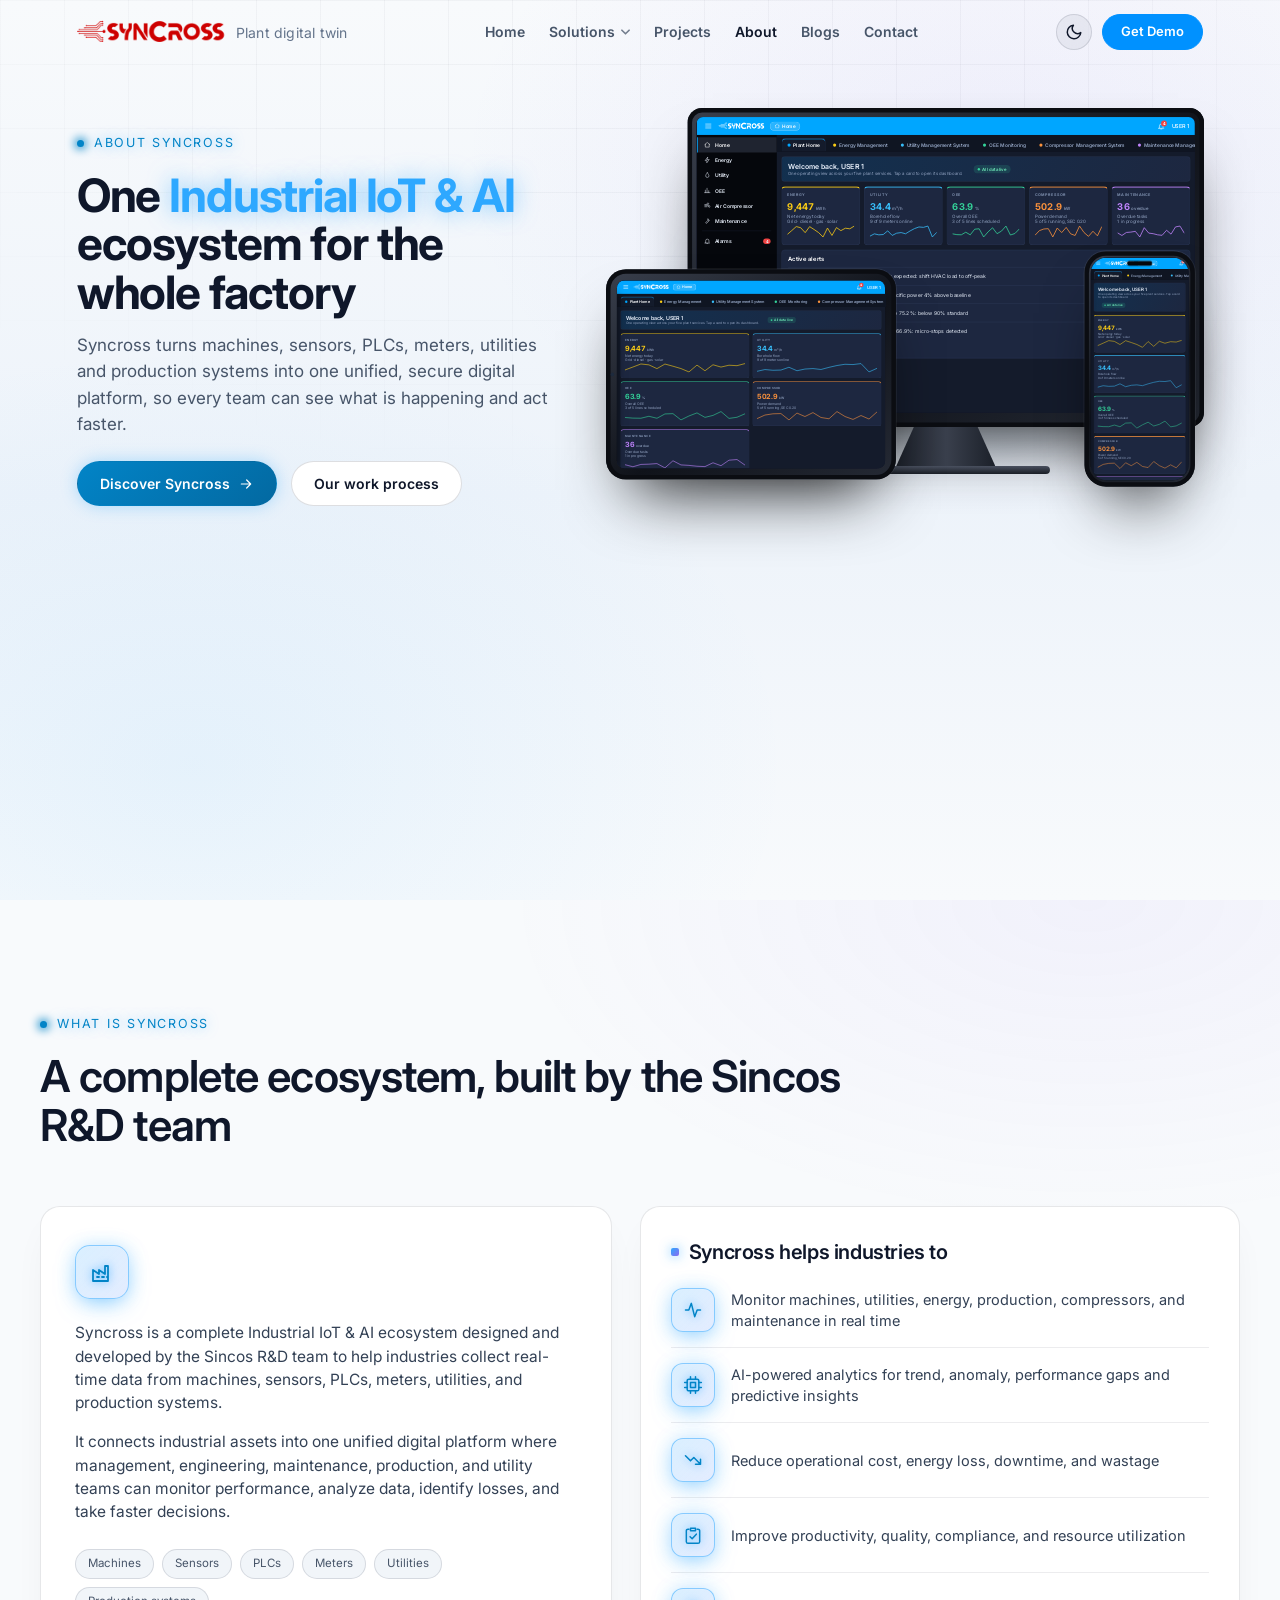
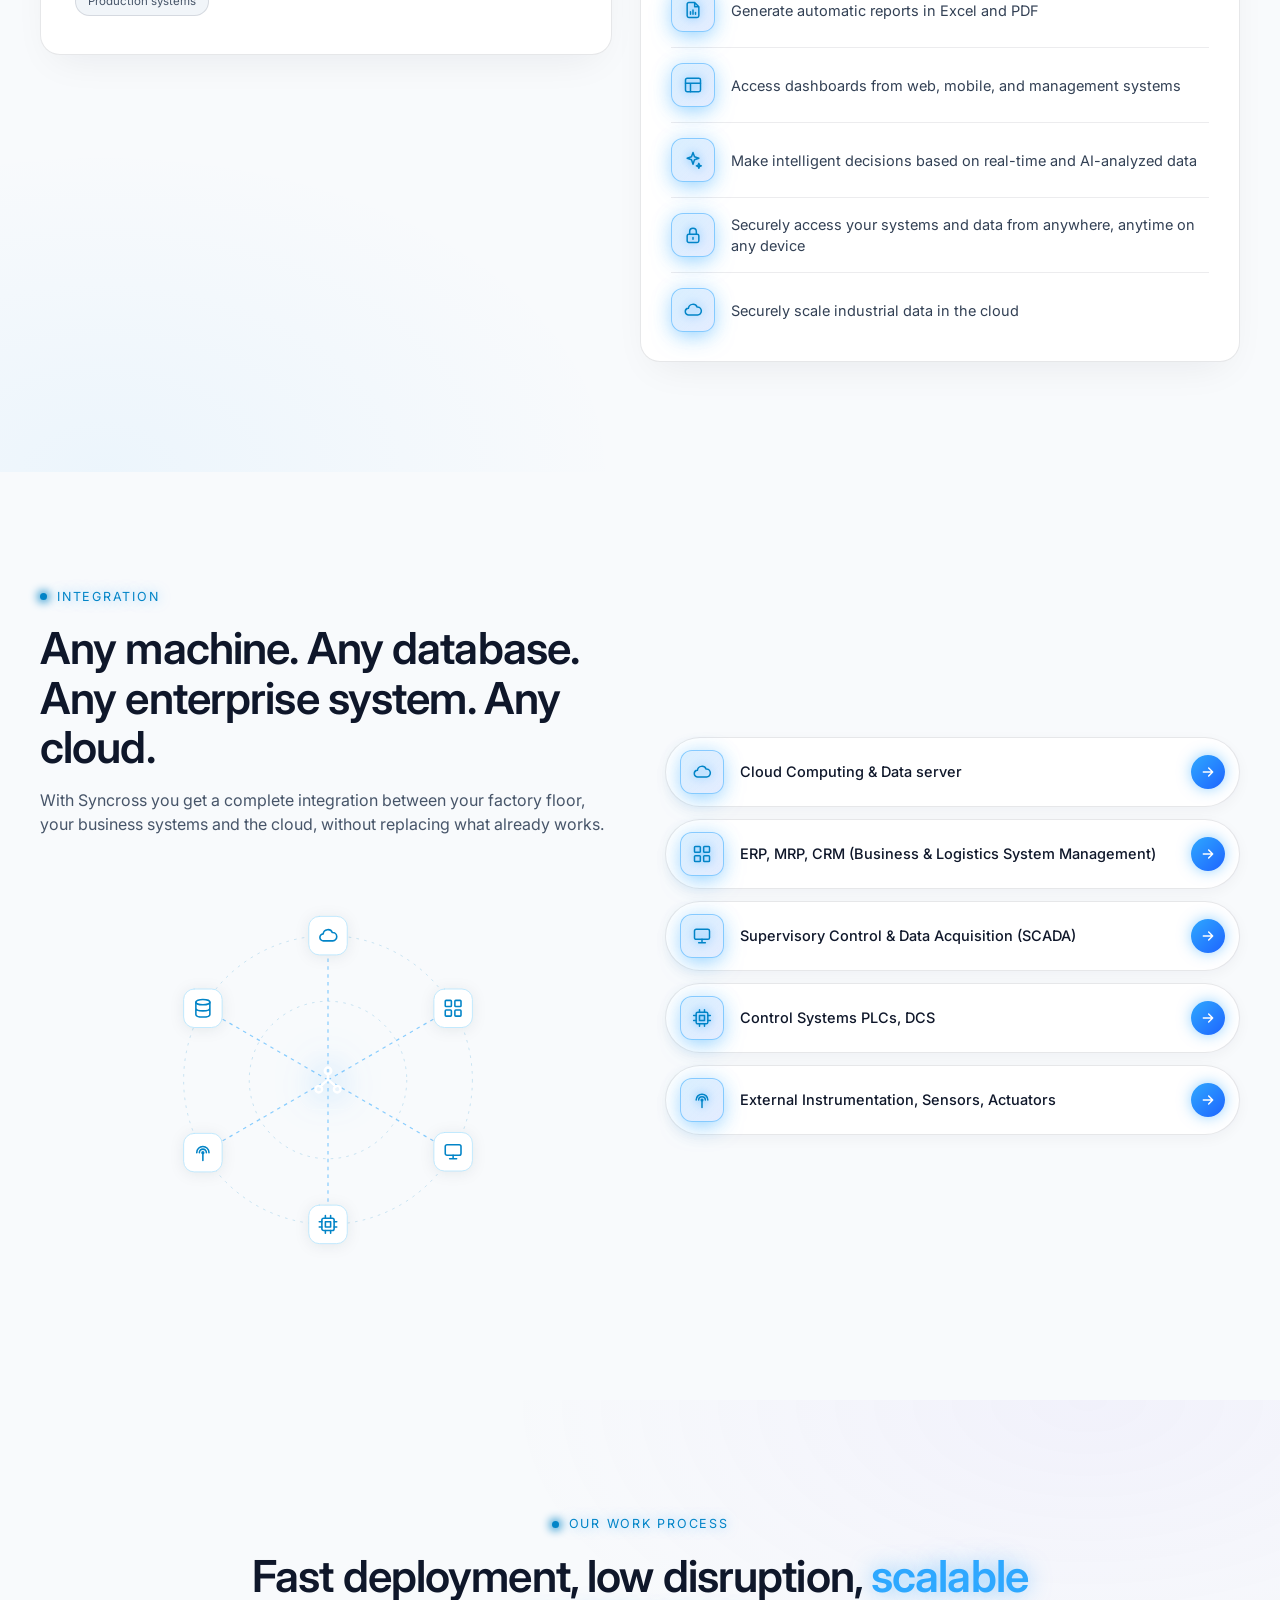
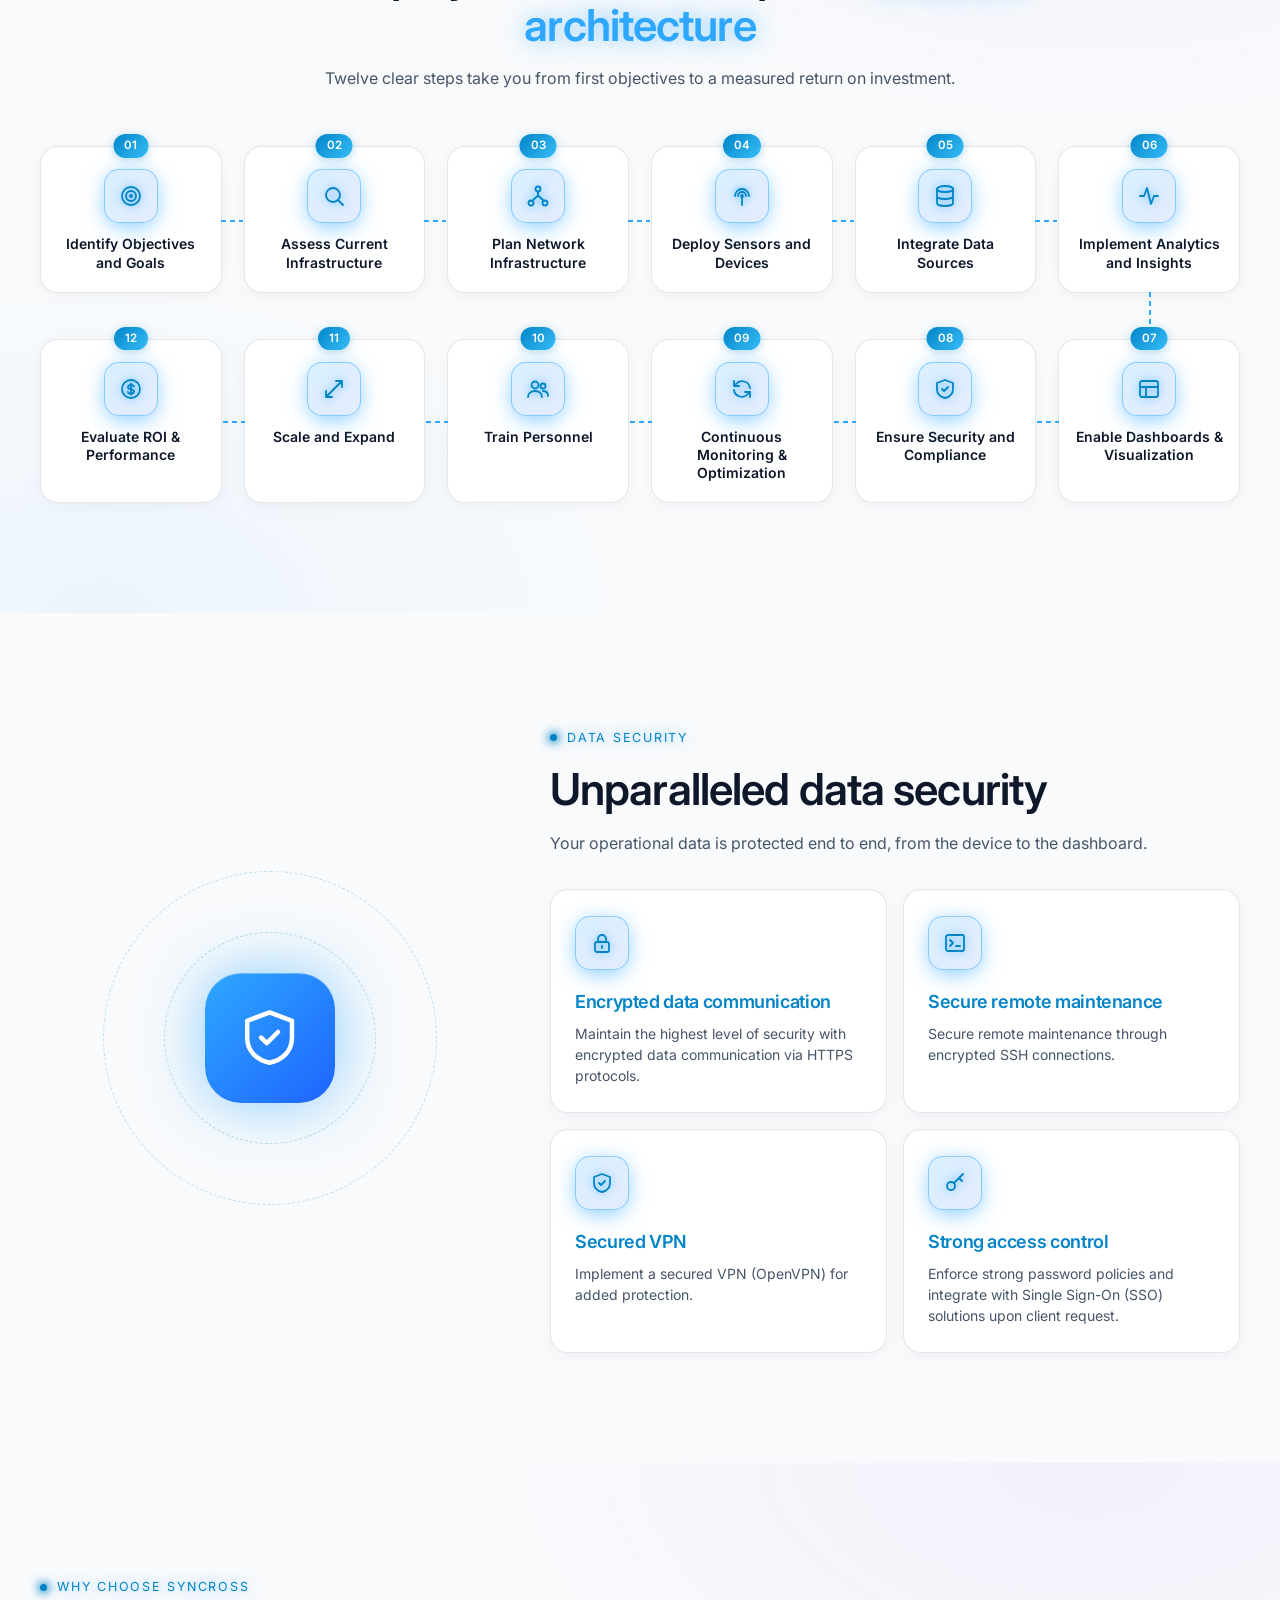
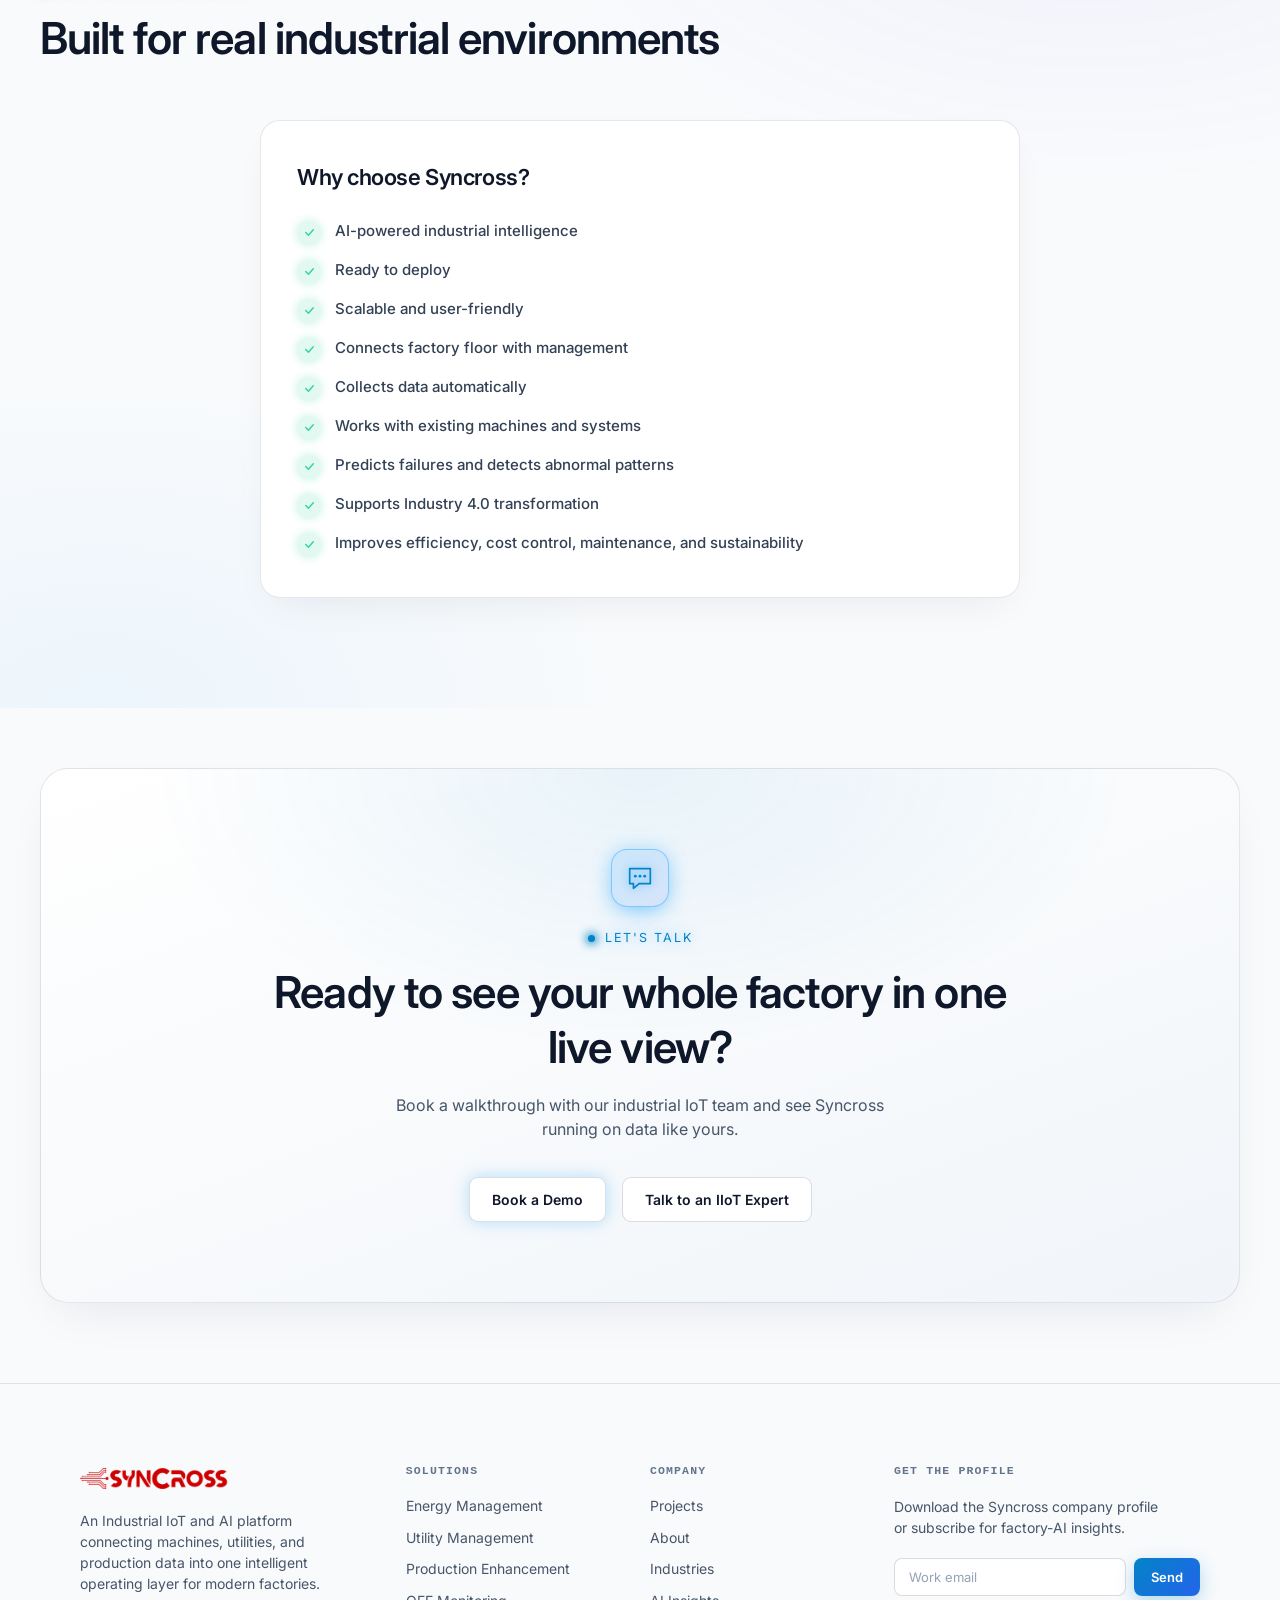
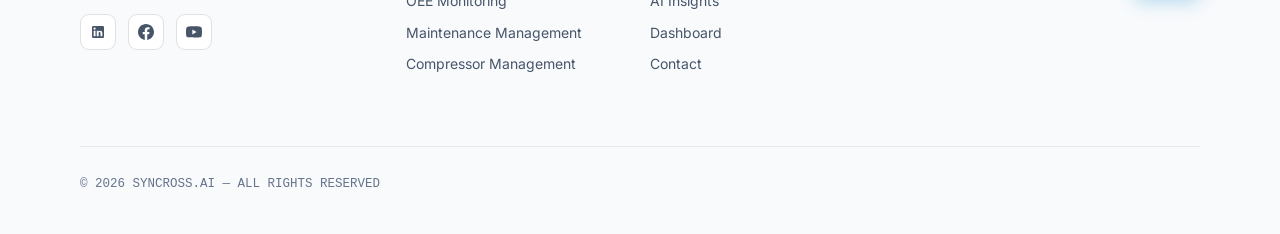
<file: about.html>
<!DOCTYPE html>
<html lang="en"><head>
<!-- Top-Level SEO & Metadata -->
<title>About Syncross | Industrial AI & Smart Factory Innovators</title>
<meta name="description" content="Learn about Syncross, our mission, leadership, and our hardware-to-cloud IoT architecture engineered for industrial digital transformation.">
<meta name="keywords" content="About Syncross, Industrial AI Company, IIoT Team, Smart Factory Leadership, Industry 4.0 Innovators, Digital Manufacturing, Connected Factory">
<meta name="robots" content="index, follow, max-snippet:-1, max-image-preview:large, max-video-preview:-1">
<meta name="author" content="Syncross">
<meta name="theme-color" content="#030712">
<link rel="canonical" href="https://syncross.ai/about.html">

<!-- Open Graph / Facebook -->
<meta property="og:type" content="website">
<meta property="og:url" content="https://syncross.ai/about.html">
<meta property="og:title" content="About Syncross | Industrial AI & Smart Factory Innovators">
<meta property="og:description" content="Learn about Syncross, our mission, leadership, and our hardware-to-cloud IoT architecture engineered for industrial digital transformation.">
<meta property="og:image" content="https://syncross.ai/syncross-logo.png">
<meta property="og:image:alt" content="Syncross Industrial IoT & AI Platform">
<meta property="og:site_name" content="Syncross">
<meta property="og:locale" content="en_US">

<!-- Twitter Card -->
<meta name="twitter:card" content="summary_large_image">
<meta name="twitter:url" content="https://syncross.ai/about.html">
<meta name="twitter:title" content="About Syncross | Industrial AI & Smart Factory Innovators">
<meta name="twitter:description" content="Learn about Syncross, our mission, leadership, and our hardware-to-cloud IoT architecture engineered for industrial digital transformation.">
<meta name="twitter:image" content="https://syncross.ai/syncross-logo.png">
<meta name="twitter:site" content="@syncross_ai">

<!-- Structured Data (JSON-LD) -->
<script type="application/ld+json">
{
  "@context": "https://schema.org",
  "@graph": [
    {
      "@type": "AboutPage",
      "name": "About Syncross",
      "url": "https://syncross.ai/about.html",
      "description": "Learn about Syncross, our mission, leadership, and our hardware-to-cloud IoT architecture engineered for industrial digital transformation."
    },
    {
      "@type": "Organization",
      "name": "Syncross",
      "url": "https://syncross.ai",
      "logo": "https://syncross.ai/syncross-logo.png",
      "description": "Industrial IoT and AI platform connecting machines, energy, and production data into one intelligent operating layer for modern factories."
    },
    {
      "@type": "BreadcrumbList",
      "itemListElement": [
        {
          "@type": "ListItem",
          "position": 1,
          "name": "Home",
          "item": "https://syncross.ai/"
        },
        {
          "@type": "ListItem",
          "position": 2,
          "name": "About Us",
          "item": "https://syncross.ai/about.html"
        }
      ]
    }
  ]
}
</script>

<script>(function(){try{var t=localStorage.getItem('syncross_theme')||'light';document.documentElement.setAttribute('data-theme',t);}catch(e){}})();</script><meta charset="utf-8">
<meta name="viewport" content="width=device-width, initial-scale=1, viewport-fit=cover">


<link rel="preconnect" href="https://fonts.googleapis.com"><link href="https://fonts.googleapis.com/css2?family=Inter:wght@400;500;600;700&display=swap" rel="stylesheet">
<style>
:root{--bg:#060a12;--bg1:#0a1220;--bg2:#0e1a2e;--line:rgba(255,255,255,.09);--soft:rgba(255,255,255,.05);--glass:rgba(255,255,255,.035);--tx:#f2f6fa;--mu:#8fa1b8;--dim:#5c6c82;--nb:#2ea8ff;--nb2:#1e64ff;--pu:#8b6bf0;--good:#34d399;--bad:#f87171;--disp:'Space Grotesk',sans-serif;--body:'Inter',system-ui,sans-serif;--mono:'JetBrains Mono',monospace}
*{box-sizing:border-box;margin:0;padding:0}
html{overflow-x:clip;scroll-behavior:smooth;scroll-padding-top:80px}
body{background:var(--bg);color:var(--tx);font-family:var(--body);line-height:1.5;overflow-x:hidden}
::selection{background:var(--nb);color:#04101c}
a{color:inherit;text-decoration:none}
.i{width:22px;height:22px;fill:none;stroke:currentColor;stroke-width:1.8;stroke-linecap:round;stroke-linejoin:round}
.wrap{width:min(1200px,calc(100% - 44px));margin:0 auto;position:relative}
h1,h2,h3{font-family:var(--disp);font-weight:600;letter-spacing:-.02em}
/* header */
header,header#gh{position:fixed;z-index:100;left:0;right:0;top:0;padding:calc(14px + env(safe-area-inset-top,0px)) 6vw 14px;display:flex;justify-content:space-between;align-items:center;gap:16px;border-bottom:1px solid transparent;transition:.3s}
header.scrolled{background:rgba(6,10,18,.78);border-color:var(--line);backdrop-filter:blur(18px) saturate(140%);-webkit-backdrop-filter:blur(18px) saturate(140%)}
.logo{display:flex;align-items:center;gap:10px;font-weight:700}
.logo img{height:30px;width:auto;display:block;filter:drop-shadow(0 0 6px rgba(255,255,255,.18))}
.logo span{color:var(--mu);font-weight:400;font-size:14px}
.tn{display:flex;gap:26px;font-size:14px;font-weight:600;color:var(--mu)}
.tn a:hover,.tn a.on{color:var(--tx)}
.btn{display:inline-flex;align-items:center;gap:8px;font-family:var(--body);font-weight:600;font-size:14px;padding:11px 22px;border-radius:999px;border:1px solid var(--line);background:rgba(9,18,34,.88);color:var(--tx);cursor:pointer;transition:.25s;backdrop-filter:blur(12px)}
.btn:hover{border-color:var(--nb);transform:translateY(-2px)}
.btn.pri{background:linear-gradient(135deg,#2ea8ff,#1e8fff);color:#04101c;border-color:transparent;box-shadow:0 0 16px rgba(46,168,255,.35)}
.btn.pri:hover{box-shadow:0 10px 30px -8px rgba(46,168,255,.75),0 0 18px rgba(46,168,255,.5)}
.btn .i{width:16px;height:16px}
@media(max-width:980px){.tn{display:none}}
@media(max-width:560px){.logo span{display:none}}
/* shared */
section{position:relative;padding:110px 0}
@media(max-width:800px){section{padding:76px 0}}
.eyebrow{display:inline-flex;align-items:center;gap:10px;font-family:var(--mono);font-size:12.5px;letter-spacing:.14em;text-transform:uppercase;color:var(--nb);text-shadow:0 0 12px rgba(46,168,255,.55);margin-bottom:18px}
.eyebrow::before{content:"";width:7px;height:7px;border-radius:50%;background:var(--nb);box-shadow:0 0 10px 2px var(--nb);animation:blink 2.2s ease-in-out infinite}
@keyframes blink{50%{opacity:.35}}
.h2{font-size:clamp(28px,3.6vw,44px);line-height:1.12;max-width:820px}
.lead{color:var(--mu);font-size:16.5px;max-width:640px;margin-top:16px}
.sechead{margin-bottom:56px}
.center{text-align:center}.center .h2,.center .lead{margin-left:auto;margin-right:auto}
.grad{color:#2ea8ff;text-shadow:0 0 22px rgba(46,168,255,.55)}
.glass{background:linear-gradient(160deg,rgba(255,255,255,.05),rgba(255,255,255,.012));border:1px solid var(--line);border-radius:20px;backdrop-filter:blur(16px);-webkit-backdrop-filter:blur(16px);box-shadow:0 30px 70px -30px rgba(0,0,0,.7)}
.ico{position:relative;flex:none;display:grid;place-items:center;width:54px;height:54px;border-radius:15px;color:var(--nb);background:linear-gradient(135deg,rgba(46,168,255,.18),rgba(30,100,255,.12));border:1px solid rgba(46,168,255,.5);box-shadow:inset 0 1px 0 rgba(255,255,255,.1),0 8px 26px -8px rgba(46,168,255,.65),0 0 18px rgba(46,168,255,.22)}
.ico::after{content:"";position:absolute;inset:-1px;border-radius:15px;border:1px solid var(--nb);opacity:0;animation:ring 2.8s ease-out infinite;pointer-events:none}
.ico .i{width:24px;height:24px;filter:drop-shadow(0 0 5px rgba(46,168,255,.8))}
.ico.sm{width:44px;height:44px;border-radius:12px}.ico.sm::after{border-radius:12px}.ico.sm .i{width:20px;height:20px}
@keyframes ring{0%{transform:scale(1);opacity:.5}100%{transform:scale(1.45);opacity:0}}
.reveal{opacity:0;transform:translateY(26px);transition:opacity .8s ease,transform .8s ease}.reveal.visible{opacity:1;transform:none}
.bgglow::before{content:"";position:absolute;inset:0;pointer-events:none;background:radial-gradient(ellipse 900px 500px at 85% 0,rgba(139,107,240,.10),transparent 65%),radial-gradient(ellipse 800px 500px at 8% 100%,rgba(46,168,255,.08),transparent 65%)}
/* hero */
#top{min-height:100svh;display:flex;align-items:flex-start;padding:clamp(78px, 10.5vh, 98px) 0 90px;overflow:hidden;background:radial-gradient(ellipse 900px 600px at 78% 18%,rgba(139,107,240,.16),transparent 60%),radial-gradient(ellipse 1000px 700px at 15% 85%,rgba(46,168,255,.12),transparent 60%),linear-gradient(180deg,#060a12,#08101c 55%,#060a12)}
#top > .wrap{width:100%;max-width:1400px;padding:0 6vw;margin:0 auto;box-sizing:border-box}
#top::before{content:"";position:absolute;inset:0;background-image:linear-gradient(rgba(255,255,255,.025) 1px,transparent 1px),linear-gradient(90deg,rgba(255,255,255,.025) 1px,transparent 1px);background-size:64px 64px;mask-image:radial-gradient(ellipse 80% 60% at 50% 0,#000 40%,transparent 90%);-webkit-mask-image:radial-gradient(ellipse 80% 60% at 50% 0,#000 40%,transparent 90%)}
.hero-grid{display:grid;grid-template-columns:1.05fr .95fr;gap:40px;align-items:center}
@media(max-width:980px){.hero-grid{grid-template-columns:1fr}}
#top h1{font-family:Inter,system-ui,-apple-system,"Segoe UI",sans-serif;font-size:clamp(28px,3.8vw,46px);font-weight:700;line-height:1.05;letter-spacing:-.025em;margin-bottom:16px}
#top .lead{font-size:17.5px;margin-bottom:34px}
.ctas{display:flex;gap:14px;flex-wrap:wrap}
.stats{display:grid;grid-template-columns:repeat(4,auto);gap:34px;margin-top:52px;justify-content:start}
.stats b{display:block;font-family:var(--mono);font-size:30px;font-weight:600;color:#2ea8ff;text-shadow:0 0 16px rgba(46,168,255,.55)}
.stats span{font-family:var(--mono);font-size:11px;letter-spacing:.08em;text-transform:uppercase;color:var(--dim)}
@media(max-width:560px){.stats{grid-template-columns:repeat(2,auto);gap:22px 34px}}
.hubwrap{position:relative;max-width:520px;margin:0 auto;width:100%}
.hubsvg{width:100%;height:auto;display:block;overflow:visible}
.hubsvg .ring{fill:none;stroke:rgba(46,168,255,.22);stroke-dasharray:3 6}
.hubsvg .ring.r2{stroke:rgba(139,107,240,.22)}
.hubsvg .fl{stroke:rgba(46,168,255,.55);stroke-width:1.4;stroke-dasharray:4 5;animation:dash 1.2s linear infinite}
@keyframes dash{to{stroke-dashoffset:-9}}
.hubsvg .nd rect{fill:#0c1626;stroke:rgba(46,168,255,.5)}
.hubsvg .nd{color:#2ea8ff;fill:none;stroke:#2ea8ff;stroke-width:1.8;stroke-linecap:round;stroke-linejoin:round;animation:float 5s ease-in-out infinite}
.hubsvg .nd rect{stroke-width:1}
.hubsvg .nd svg{filter:drop-shadow(0 0 4px rgba(46,168,255,.7))}
.hubsvg .core rect{fill:url(#cg);stroke:rgba(255,255,255,.25)}
.hubsvg .core{fill:none;stroke:#fff;stroke-width:1.8;stroke-linecap:round;stroke-linejoin:round;filter:drop-shadow(0 0 18px rgba(46,168,255,.8))}
.hubsvg .core rect{stroke-width:1}
@keyframes float{50%{transform:translateY(-5px)}}
/* what is */
.what{display:grid;grid-template-columns:1fr 1.05fr;gap:28px;align-items:start}
@media(max-width:980px){.what{grid-template-columns:1fr}}
.what .about{padding:38px 34px}
.about p{color:#b6c3d6;font-size:15.5px;margin-top:16px}
.about p:first-of-type{margin-top:22px}
.about .tags{display:flex;flex-wrap:wrap;gap:8px;margin-top:26px}
.tags span{font-family:var(--mono);font-size:11.5px;color:var(--mu);border:1px solid var(--line);border-radius:999px;padding:5px 12px;background:var(--glass)}
.helps{padding:30px 30px 14px}
.helps h3{font-size:20px;margin-bottom:6px;display:flex;align-items:center;gap:10px}
.helps h3::before{content:"";width:8px;height:8px;border-radius:2px;background:linear-gradient(135deg,#2ea8ff,#8b6bf0);box-shadow:0 0 12px rgba(46,168,255,.7)}
.helps ul{list-style:none}
.helps li{display:flex;gap:16px;align-items:center;padding:15px 0;border-top:1px solid var(--soft)}
.helps li:first-child{border-top:0}
.helps li p{font-size:14.5px;color:#d3deec}
/* integration */
.integ{display:grid;grid-template-columns:1fr 1fr;gap:50px;align-items:center}
@media(max-width:980px){.integ{grid-template-columns:1fr}}
.integ ul{list-style:none;display:grid;gap:12px}
.integ li{display:flex;align-items:center;gap:16px;padding:12px 14px 12px 14px;border-radius:999px;border:1px solid var(--line);background:linear-gradient(160deg,rgba(255,255,255,.045),rgba(255,255,255,.01));font-size:14.5px;font-weight:500;transition:.3s}
.integ li:hover{border-color:rgba(46,168,255,.5);transform:translateX(6px);box-shadow:0 14px 34px -16px rgba(46,168,255,.35)}
.integ li>span:nth-child(2){flex:1}
.go{flex:none;display:grid;place-items:center;width:34px;height:34px;border-radius:50%;background:linear-gradient(135deg,#2ea8ff,#1e64ff);color:#fff;box-shadow:0 0 14px rgba(46,168,255,.5)}
.go .i{width:16px;height:16px;stroke-width:2.2}
/* process */
.proc{list-style:none;display:grid;grid-template-columns:repeat(6,1fr);gap:46px 22px;position:relative}
.st{height:100%;justify-content:flex-start;position:relative;padding:22px 16px 20px;border-radius:18px;border:1px solid var(--line);background:linear-gradient(160deg,rgba(255,255,255,.05),rgba(255,255,255,.01));text-align:center;display:flex;flex-direction:column;align-items:center;gap:12px;transition:transform .3s,border-color .3s}
.st:hover{transform:translateY(-6px);border-color:rgba(46,168,255,.45)}
.st h3{font-family:var(--body);font-size:14px;font-weight:600;line-height:1.3;letter-spacing:0}
.st .num{position:absolute;top:-13px;left:50%;transform:translateX(-50%);font-family:var(--mono);font-size:11.5px;font-weight:600;color:#04101c;background:linear-gradient(135deg,#2ea8ff,#7fd0ff);padding:3px 11px;border-radius:999px;box-shadow:0 0 14px rgba(46,168,255,.6)}
.st:nth-child(n+7){grid-row:2}
.st:nth-child(7){grid-column:6}.st:nth-child(8){grid-column:5}.st:nth-child(9){grid-column:4}.st:nth-child(10){grid-column:3}.st:nth-child(11){grid-column:2}.st:nth-child(12){grid-column:1}
.st:not(:nth-child(6)):not(:nth-child(12))::after{content:"";position:absolute;top:50%;width:22px;height:2px;background:repeating-linear-gradient(90deg,#2ea8ff 0 5px,transparent 5px 9px);animation:flowx 1s linear infinite}
.st:nth-child(-n+5)::after{left:100%}
.st:nth-child(n+7):nth-child(-n+11)::after{right:100%}
@keyframes flowx{to{background-position:9px 0}}
.st:nth-child(6)::after{content:"";position:absolute;left:50%;top:100%;width:2px;height:46px;background:repeating-linear-gradient(180deg,#2ea8ff 0 5px,transparent 5px 9px)}
@media(max-width:1100px){.proc{grid-template-columns:repeat(3,1fr)}.st:nth-child(n){grid-row:auto;grid-column:auto}.st::after,.st:nth-child(6)::after{display:none!important}}
@media(max-width:620px){.proc{grid-template-columns:repeat(2,1fr);gap:34px 14px}}
/* security */
.secg{display:grid;grid-template-columns:.8fr 1.2fr;gap:50px;align-items:center}
@media(max-width:980px){.secg{grid-template-columns:1fr}}
.shield{position:relative;aspect-ratio:1;max-width:380px;margin:0 auto;width:100%;display:grid;place-items:center}
.shield::before,.shield::after{content:"";position:absolute;border-radius:50%;border:1px solid rgba(46,168,255,.25)}
.shield::before{inset:6%;animation:spin 30s linear infinite;border-style:dashed}
.shield::after{inset:22%;border-color:rgba(139,107,240,.3);animation:spin 22s linear infinite reverse;border-style:dashed}
@keyframes spin{to{transform:rotate(360deg)}}
.shield .core{position:relative;z-index:1;width:34%;aspect-ratio:1;border-radius:28%;display:grid;place-items:center;color:#fff;background:linear-gradient(135deg,#2ea8ff,#1e64ff);box-shadow:0 0 60px rgba(46,168,255,.55),inset 0 1px 0 rgba(255,255,255,.3)}
.shield .core .i{width:52%;height:52%;stroke-width:1.6}
.secs{display:grid;grid-template-columns:1fr 1fr;gap:16px}
@media(max-width:620px){.secs{grid-template-columns:1fr}}
.sc{padding:26px 24px;border-radius:18px;border:1px solid var(--line);background:linear-gradient(160deg,rgba(255,255,255,.045),rgba(255,255,255,.01));transition:.3s}
.sc:hover{transform:translateY(-5px);border-color:rgba(46,168,255,.4)}
.sc .ico{margin-bottom:18px}
.sc h3{font-size:18px;margin-bottom:8px;color:#2ea8ff;text-shadow:0 0 14px rgba(46,168,255,.45)}
.sc p{font-size:14px;color:var(--mu)}
/* why */
.whyg{display:grid;grid-template-columns:1fr 1fr;gap:28px;align-items:stretch}
@media(max-width:980px){.whyg{grid-template-columns:1fr}}
.why{padding:40px 36px}
.why ul{list-style:none;display:grid;gap:14px;margin-top:26px}
.why li{display:flex;gap:14px;align-items:flex-start;font-size:15px;font-weight:500;color:#e3ebf5}
.ck{flex:none;display:grid;place-items:center;width:24px;height:24px;border-radius:50%;background:rgba(52,211,153,.14);color:var(--good);box-shadow:0 0 10px rgba(52,211,153,.3);margin-top:1px}
.ck .i{width:13px;height:13px;stroke-width:2.6}
.cta{padding:48px 40px;display:flex;flex-direction:column;justify-content:center;text-align:center;align-items:center;background:radial-gradient(ellipse 600px 360px at 50% 0,rgba(46,168,255,.16),transparent 70%),linear-gradient(160deg,rgba(255,255,255,.05),rgba(255,255,255,.015))}
.cta .logoimg{height:46px;width:auto;margin-bottom:26px;filter:drop-shadow(0 0 10px rgba(255,255,255,.2))}
.cta h2{font-size:clamp(26px,3vw,36px);line-height:1.15;margin-bottom:14px}
.cta p{color:var(--mu);max-width:420px;margin-bottom:28px}
@media(prefers-reduced-motion:reduce){*{animation:none!important;transition:none!important}.reveal{opacity:1;transform:none}}

/* ===== OEE page parity ===== */
:root{--disp:Inter,system-ui,sans-serif;--mono:Inter,system-ui,sans-serif;--body:Inter,system-ui,sans-serif;--tx:#e8f1ff;--mu:#8fa6c4}
.lead{color:#8fa1b8;font-size:16px}.about p,.helps li p,.why li{color:#c3cfe0}.h2{font-weight:600}
.whyg{grid-template-columns:1fr}.why{max-width:760px;margin:0 auto;width:100%}
.sec-ico{position:relative;width:58px;height:58px;border-radius:16px;display:grid;place-items:center;margin:0 0 22px;color:var(--nb);background:linear-gradient(135deg,rgba(46,168,255,.18),rgba(30,100,255,.12));border:1px solid rgba(46,168,255,.5);box-shadow:inset 0 1px 0 rgba(255,255,255,.1),0 8px 26px -8px rgba(46,168,255,.65),0 0 18px rgba(46,168,255,.25)}
.sec-ico svg{filter:drop-shadow(0 0 5px rgba(46,168,255,.8))}
.sec-ico::after{content:"";position:absolute;inset:-1px;border-radius:16px;border:1px solid var(--nb);opacity:0;animation:si-ring 2.8s ease-out infinite;pointer-events:none}
.sec-ico svg *{transform-box:fill-box;transform-origin:center;}
.si-warn{animation:si-pulse 1.6s ease-in-out infinite;}
.si-blink{animation:si-blink 1.6s ease-in-out infinite;}
.si-spin{transform-box:view-box;transform-origin:16px 16px;animation:si-rot 6s linear infinite;}
.si-core{animation:si-pulse 2s ease-in-out infinite;}
.si-tile{animation:si-tile 2.4s ease-in-out infinite;}.si-tile.d1{animation-delay:.3s}.si-tile.d2{animation-delay:.6s}.si-tile.d3{animation-delay:.9s}
.si-pin{animation:si-blink 1.8s ease-in-out infinite;}
.si-bar{transform-origin:bottom center;animation:si-bar 2.2s ease-in-out infinite;}.si-bar.d1{animation-delay:.25s}.si-bar.d2{animation-delay:.5s}
.si-flow{stroke-dasharray:3 3;animation:si-dash 1s linear infinite;}
.si-node{animation:si-pulse 2s ease-in-out infinite;}.si-node.d1{animation-delay:.4s}.si-node.d2{animation-delay:.8s}
.si-draw{stroke-dasharray:34;animation:si-draw 2.8s ease-in-out infinite;}
.si-tip{animation:si-tip 2.8s ease-in-out infinite;}
.si-smoke{animation:si-smoke 2.4s ease-out infinite;}.si-smoke.d1{animation-delay:1.2s}
.si-check{stroke-dasharray:20;animation:si-check 2.6s ease-in-out infinite;}
.si-dot{animation:si-bounce 1.2s ease-in-out infinite;}.si-dot.d1{animation-delay:.15s}.si-dot.d2{animation-delay:.3s}
@keyframes si-ring{0%{transform:scale(1);opacity:.55}100%{transform:scale(1.45);opacity:0}}
@keyframes si-pulse{0%,100%{transform:scale(1);opacity:1}50%{transform:scale(1.14);opacity:.75}}
@keyframes si-blink{0%,100%{opacity:1}50%{opacity:.25}}
@keyframes si-rot{to{transform:rotate(360deg)}}
@keyframes si-tile{0%,100%{fill:rgba(46,168,255,0);opacity:.8}50%{fill:rgba(46,168,255,.55);opacity:1}}
@keyframes si-bar{0%,100%{transform:scaleY(.45)}50%{transform:scaleY(1)}}
@keyframes si-dash{to{stroke-dashoffset:-6}}
@keyframes si-draw{0%{stroke-dashoffset:34}55%,100%{stroke-dashoffset:0}}
@keyframes si-tip{0%,45%{opacity:0}65%,100%{opacity:1}}
@keyframes si-smoke{0%{transform:translate(0,0) scale(.6);opacity:.9}100%{transform:translate(3px,-6px) scale(1.4);opacity:0}}
@keyframes si-check{0%,15%{stroke-dashoffset:20}55%,100%{stroke-dashoffset:0}}
@keyframes si-bounce{0%,100%{transform:translateY(0)}50%{transform:translateY(-4px)}}
@media (prefers-reduced-motion:reduce){.sec-ico *,.sec-ico::after{animation:none!important}}
/* CTA + footer (from 3D dashboard) */
#ctaf{--white:#e8f1ff;--muted:#9fb2cc;--muted-dim:#6f86a6;--line:rgba(150,190,255,.16);--line-soft:rgba(150,190,255,.1);--glass:rgba(255,255,255,.05);--glass-strong:rgba(255,255,255,.09);--cyan:#2ea8ff;position:relative;background:#060a12;color:var(--white)}
#ctaf *{box-sizing:border-box}
#ctaf #demo{padding:60px 0 80px}
#ctaf .final-cta{text-align:center;border-radius:28px;padding:80px 40px;background:radial-gradient(ellipse 700px 400px at 50% 0%,rgba(192,32,46,.14),transparent 70%),linear-gradient(160deg,rgba(255,255,255,.05),rgba(255,255,255,.015));border:1px solid var(--line);position:relative;overflow:hidden}
#ctaf .final-cta .sec-ico{margin:0 auto 22px}
#ctaf .final-cta .eyebrow{display:flex}
#ctaf .final-cta h2{font-size:clamp(28px,4vw,44px);max-width:760px;margin:0 auto 18px;color:#fff;line-height:1.25}
#ctaf .final-cta p{color:var(--muted);max-width:520px;margin:0 auto 36px}
#ctaf .final-cta-btns{display:flex;gap:16px;justify-content:center;flex-wrap:wrap}
#ctaf .btn{font-family:Inter,system-ui,sans-serif;font-weight:600;font-size:14px;padding:11px 22px;border-radius:9px;cursor:pointer;border:1px solid transparent;display:inline-flex;align-items:center;gap:8px;white-space:nowrap;text-decoration:none;backdrop-filter:none;-webkit-backdrop-filter:none;transition:transform .25s,box-shadow .25s,border-color .25s,background .25s}
#ctaf .btn-primary{background:linear-gradient(135deg,#2ea8ff,#1e8fff);color:#04101c;box-shadow:0 0 16px rgba(46,168,255,.35)}
#ctaf .btn-primary:hover{transform:translateY(-2px);box-shadow:0 10px 30px -8px rgba(46,168,255,.75),0 0 18px rgba(46,168,255,.5)}
#ctaf .btn-ghost{background:var(--glass);border:1px solid var(--line);color:var(--white)}
#ctaf .btn-ghost:hover{background:var(--glass-strong);border-color:rgba(255,255,255,.2)}
#ctaf footer{padding:80px 0 40px;border-top:1px solid var(--line)}
#ctaf .footer-grid{display:grid;grid-template-columns:1.4fr 1fr 1fr 1.2fr;gap:40px;margin-bottom:60px}
@media(max-width:900px){#ctaf .footer-grid{grid-template-columns:repeat(2,1fr)}}
@media(max-width:560px){#ctaf .footer-grid{grid-template-columns:1fr}}
#ctaf .footer-col h5{font-family:Inter,system-ui,sans-serif;font-weight:600;font-size:11.5px;letter-spacing:.1em;text-transform:uppercase;color:var(--muted-dim);margin:0 0 18px}
#ctaf .footer-col p{color:var(--muted);font-size:14px;max-width:280px;margin:0 0 20px;line-height:1.55}
#ctaf .footer-col a{display:block;color:var(--muted);font-size:14px;margin-bottom:12px;text-decoration:none;transition:color .2s}
#ctaf .footer-col a:hover{color:var(--white)}
#ctaf .newsletter-form{display:flex;gap:8px;margin-top:6px}
#ctaf .newsletter-form input{flex:1;min-width:0;background:rgba(255,255,255,.04);border:1px solid var(--line);border-radius:8px;padding:10px 14px;color:var(--white);font-size:13px;font-family:Inter,system-ui,sans-serif}
#ctaf .newsletter-form input:focus{outline:2px solid var(--cyan);outline-offset:1px}
#ctaf .social-row{display:flex;gap:12px;margin-top:20px}
#ctaf .social-row a{width:36px;height:36px;border-radius:9px;border:1px solid var(--line);display:flex;align-items:center;justify-content:center;color:var(--muted);background:var(--glass);margin:0;font-size:13px}
#ctaf .social-row a:hover{color:var(--cyan);border-color:rgba(46,168,255,.4)}
#ctaf .footer-bottom{display:flex;justify-content:space-between;flex-wrap:wrap;gap:12px;padding-top:28px;border-top:1px solid var(--line-soft);font-size:12.5px;color:var(--muted-dim)}
#ctaf .si-dot{animation:si-bounce 1.2s ease-in-out infinite}#ctaf .si-dot.d1{animation-delay:.15s}#ctaf .si-dot.d2{animation-delay:.3s}
@keyframes si-bounce{0%,100%{transform:translateY(0)}50%{transform:translateY(-2px)}}
.cm{position:fixed;inset:0;z-index:2000;display:none;align-items:center;justify-content:center;padding:20px;font-family:Inter,system-ui,sans-serif;}
.cm.open{display:flex;}
.cm-bg{position:absolute;inset:0;background:rgba(3,7,14,.78);backdrop-filter:blur(8px);-webkit-backdrop-filter:blur(8px);animation:cm-fade .25s ease;}
.cm-box{position:relative;width:100%;max-width:520px;max-height:calc(100vh - 40px);overflow:auto;border-radius:22px;padding:34px 32px 30px;color:#f2f6fa;background:radial-gradient(ellipse 480px 220px at 50% 0%,rgba(46,168,255,.16),transparent 70%),linear-gradient(160deg,#111a2a,#0a1220);border:1px solid rgba(255,255,255,.12);box-shadow:0 30px 80px -20px rgba(0,0,0,.8),0 0 40px -10px rgba(46,168,255,.25);animation:cm-pop .3s cubic-bezier(.2,.9,.3,1.1);}
@keyframes cm-fade{from{opacity:0}to{opacity:1}}
@keyframes cm-pop{from{opacity:0;transform:translateY(18px) scale(.97)}to{opacity:1;transform:none}}
.cm-x{position:absolute;top:14px;right:14px;width:36px;height:36px;border-radius:50%;border:1px solid rgba(255,255,255,.12);background:rgba(255,255,255,.04);color:#8fa1b8;font-size:20px;line-height:1;cursor:pointer;transition:.2s;}
.cm-x:hover{color:#fff;border-color:rgba(46,168,255,.6);}
.cm-eyebrow{display:inline-flex;align-items:center;gap:9px;font-size:12px;letter-spacing:.14em;text-transform:uppercase;color:#2ea8ff;margin-bottom:10px;}
.cm-eyebrow::before{content:"";width:7px;height:7px;border-radius:50%;background:#2ea8ff;box-shadow:0 0 10px 2px #2ea8ff;}
.cm-box h3{font-family:Inter,system-ui,sans-serif;font-size:26px;line-height:1.2;letter-spacing:-.02em;margin:0 0 6px;}
.cm-sub{font-size:14px;color:#8fa1b8;margin:0 0 22px;}
.cm-grid{display:grid;grid-template-columns:1fr 1fr;gap:14px;}
.cm-f{display:flex;flex-direction:column;gap:6px;min-width:0;}
.cm-f.full{grid-column:1/-1;}
.cm-f label{font-size:12.5px;font-weight:600;color:#c3cfe0;}
.cm-f label i{color:#2ea8ff;font-style:normal;}
.cm-f input,.cm-f textarea{width:100%;font:inherit;font-size:14.5px;color:#f2f6fa;background:rgba(255,255,255,.04);border:1px solid rgba(255,255,255,.12);border-radius:11px;padding:12px 14px;outline:none;transition:border-color .2s,box-shadow .2s,background .2s;}
.cm-f textarea{min-height:104px;resize:vertical;}
.cm-f input::placeholder,.cm-f textarea::placeholder{color:#5c6c82;}
.cm-f input:focus,.cm-f textarea:focus{border-color:#2ea8ff;background:rgba(46,168,255,.06);box-shadow:0 0 0 3px rgba(46,168,255,.18);}
.cm-f.err input,.cm-f.err textarea{border-color:#f87171;}
.cm-err{font-size:12px;color:#f87171;min-height:0;display:none;}
.cm-f.err .cm-err{display:block;}
.cm-hp{position:absolute;left:-9999px;width:1px;height:1px;opacity:0;}
.cm-sendrow{display:flex;gap:12px;align-items:center;margin-top:20px;}
.cm-send{flex:1;font:inherit;font-size:15px;font-weight:700;color:#04101c;background:linear-gradient(135deg,#2ea8ff,#1e8fff);border:0;border-radius:11px;padding:14px 18px;cursor:pointer;box-shadow:0 0 16px rgba(46,168,255,.35);transition:transform .2s,box-shadow .2s;}
.cm-send:hover{transform:translateY(-2px);box-shadow:0 10px 30px -8px rgba(46,168,255,.75);}
.cm-send[disabled]{opacity:.6;cursor:wait;transform:none;}
.cm-status{font-size:13px;color:#f87171;margin-top:12px;display:none;}
.cm-status.show{display:block;}
.cm-ok{display:none;text-align:center;padding:18px 0 6px;}
.cm.done .cm-ok{display:block;}
.cm.done .cm-form,.cm.done .cm-head{display:none;}
.cm-ok .tick{width:64px;height:64px;margin:0 auto 18px;border-radius:50%;display:grid;place-items:center;color:#34d399;border:1px solid rgba(52,211,153,.5);background:rgba(52,211,153,.1);}
.cm-ok svg{width:30px;height:30px;fill:none;stroke:currentColor;stroke-width:2.4;stroke-linecap:round;stroke-linejoin:round;}
.cm-ok p{color:#8fa1b8;font-size:14.5px;margin:8px 0 22px;}
@media (max-width:520px){.cm-grid{grid-template-columns:1fr;}.cm-box{padding:30px 20px 24px;}}
@media (prefers-reduced-motion:reduce){.cm-bg,.cm-box{animation:none}}
.cm *,.cm *::before,.cm *::after{box-sizing:border-box;}
.cm .cm-box{max-width:580px;padding:42px 40px 36px;border-radius:26px;border:1px solid transparent;
 background:radial-gradient(ellipse 520px 240px at 50% -18%,rgba(46,168,255,.24),transparent 70%) padding-box,
  radial-gradient(ellipse 360px 200px at 100% 100%,rgba(30,100,255,.10),transparent 70%) padding-box,
  linear-gradient(160deg,#0f1a2e,#08101e) padding-box,
  linear-gradient(145deg,rgba(46,168,255,.75),rgba(255,255,255,.08) 38%,rgba(255,255,255,.04) 62%,rgba(30,100,255,.6)) border-box;
 box-shadow:0 40px 90px -24px rgba(0,0,0,.85),0 0 60px -12px rgba(46,168,255,.35);}
.cm .cm-box::before{content:"";position:absolute;top:0;left:50%;width:46%;height:2px;transform:translateX(-50%);border-radius:2px;background:linear-gradient(90deg,transparent,#2ea8ff,transparent);box-shadow:0 0 18px 2px rgba(46,168,255,.6);pointer-events:none;}
.cm .cm-x{top:18px;right:18px;width:38px;height:38px;display:grid;place-items:center;padding:0;font-size:22px;background:rgba(255,255,255,.05);transition:transform .25s ease,color .2s,border-color .2s,background .2s;}
.cm .cm-x:hover{transform:rotate(90deg);background:rgba(46,168,255,.12);}
.cm .cm-head{padding-bottom:22px;margin-bottom:24px;border-bottom:1px solid rgba(255,255,255,.08);}
.cm .cm-eyebrow{margin-bottom:12px;font-weight:600;}
.cm .cm-box h3{font-size:30px;font-weight:600;margin:0 0 10px;padding-right:44px;}
.cm .cm-sub{font-size:14.5px;line-height:1.55;margin:0;}
.cm .cm-grid{gap:18px 16px;}
.cm .cm-f{gap:8px;}
.cm .cm-f label{font-size:12px;letter-spacing:.04em;text-transform:uppercase;color:#aebbd0;}
.cm .cm-f input,.cm .cm-f textarea{padding:14px 16px;font-size:15px;border-radius:13px;background:rgba(255,255,255,.035);border:1px solid rgba(255,255,255,.1);box-shadow:inset 0 1px 2px rgba(0,0,0,.25);}
.cm .cm-f input:hover,.cm .cm-f textarea:hover{border-color:rgba(255,255,255,.22);}
.cm .cm-f input:focus,.cm .cm-f textarea:focus{border-color:#2ea8ff;background:rgba(46,168,255,.07);box-shadow:0 0 0 4px rgba(46,168,255,.16),0 0 22px -4px rgba(46,168,255,.4);}
.cm .cm-f textarea{min-height:124px;}
.cm .cm-sendrow{margin-top:26px;}
.cm #cmSend{display:flex;align-items:center;justify-content:center;gap:10px;padding:16px 20px;font-size:15.5px;letter-spacing:.01em;border-radius:14px;position:relative;overflow:hidden;box-shadow:0 10px 26px -10px rgba(46,168,255,.8),inset 0 1px 0 rgba(255,255,255,.35);}
.cm #cmSend::after{content:"\2192";font-size:18px;line-height:1;transition:transform .25s ease;}
.cm #cmSend:hover::after{transform:translateX(5px);}
.cm #cmSend::before{content:"";position:absolute;top:0;left:-70%;width:45%;height:100%;background:linear-gradient(100deg,transparent,rgba(255,255,255,.4),transparent);transform:skewX(-20deg);transition:left .6s ease;}
.cm #cmSend:hover::before{left:130%;}
@media (max-width:520px){.cm .cm-box{padding:36px 22px 26px;border-radius:22px}.cm .cm-box h3{font-size:25px}}



/* ===== hero device showcase (desktop + tablet + mobile) ===== */
.hero-grid{grid-template-columns:.9fr 1.1fr}
.devs{position:relative;width:100%;max-width:700px;margin:0 auto;aspect-ratio:660/470}
.devs-stage{position:absolute;left:0;top:0;width:660px;height:470px;transform-origin:0 0}
.dv{position:absolute;background:linear-gradient(145deg,#3a404d,#10131a 55%,#252a35);box-shadow:0 40px 70px -28px rgba(0,0,0,.85),0 0 0 1px rgba(255,255,255,.08),inset 0 0 0 5px #0b0d12}
.dv .scr{position:absolute;overflow:hidden;background:#141b2b}
.dv iframe{position:absolute !important;left:0 !important;top:0 !important;border:0 !important;transform-origin:0 0 !important;background:#141b2b !important;max-width:none !important;max-height:none !important}
.dv-desk{left:90px;top:0;width:570px;height:352px;border-radius:16px;padding:0;z-index:1}
.dv-desk .scr{left:10px;top:10px;width:550px;height:326px;border-radius:7px}
.dv-desk::before{content:"";position:absolute;left:50%;bottom:-44px;width:110px;height:44px;margin-left:-55px;background:linear-gradient(90deg,#1b2029,#3a404d 50%,#1b2029);clip-path:polygon(18% 0,82% 0,100% 100%,0 100%)}
.dv-desk::after{content:"";position:absolute;left:50%;bottom:-52px;width:230px;height:9px;margin-left:-115px;border-radius:6px;background:linear-gradient(180deg,#4a5160,#1a1e26);box-shadow:0 14px 26px -6px rgba(0,0,0,.7)}
.dv-tab{left:0;top:178px;width:320px;height:232px;border-radius:22px;z-index:2;animation:dvf 6s ease-in-out infinite}
.dv-tab .scr{left:12px;top:12px;width:296px;height:208px;border-radius:9px}
.dv-tab i{position:absolute;left:5px;top:50%;width:4px;height:4px;margin-top:-2px;border-radius:50%;background:#1d2a3d}
.dv-ph{left:528px;top:158px;width:122px;height:260px;border-radius:24px;z-index:3;animation:dvf 6s ease-in-out -3s infinite}
.dv-ph .scr{left:7px;top:7px;width:108px;height:246px;border-radius:18px}
.dv-ph i{position:absolute;left:50%;top:11px;width:28px;height:5px;margin-left:-14px;border-radius:3px;background:#05070b;z-index:4}
@keyframes dvf{50%{transform:translateY(-8px)}}
.dv-lbl{position:absolute;z-index:5;font:600 10.5px/1 var(--mono);letter-spacing:.14em;text-transform:uppercase;color:var(--mu);white-space:nowrap}
.devs{align-self:start;margin-top:6px}
.devs-glow{position:absolute;inset:-4% -6%;background:radial-gradient(ellipse 60% 55% at 55% 45%,rgba(46,168,255,.22),transparent 70%);pointer-events:none;filter:blur(8px)}
@media(prefers-reduced-motion:reduce){.dv-tab,.dv-ph{animation:none}}
@media(max-width:980px){.hero-grid{grid-template-columns:1fr}.devs{max-width:620px;margin-top:10px}}



/* =========================================================
   Syncross About Page - Light Theme Styles
   ========================================================= */
[data-theme="light"] {
  --bg: #f8fafc;
  --bg1: #f1f5f9;
  --bg2: #ffffff;
  --line: rgba(15, 23, 42, 0.1);
  --soft: rgba(15, 23, 42, 0.06);
  --glass: rgba(255, 255, 255, 0.9);
  --tx: #0f172a;
  --mu: #475569;
  --dim: #64748b;
  --nb: #0284c7;
  --nb2: #0369a1;
  --white: #0f172a;
  --muted: #475569;
  --muted-dim: #64748b;
}

[data-theme="light"] body {
  background: #f8fafc !important;
  color: #0f172a !important;
}

[data-theme="light"] #top {
  background: radial-gradient(ellipse 900px 600px at 78% 18%, rgba(139, 107, 240, 0.08), transparent 60%),
              radial-gradient(ellipse 1000px 700px at 15% 85%, rgba(46, 168, 255, 0.08), transparent 60%),
              linear-gradient(180deg, #f8fafc, #edf3fa 55%, #f8fafc) !important;
}

[data-theme="light"] #top::before {
  background-image: linear-gradient(rgba(15, 23, 42, 0.035) 1px, transparent 1px),
                    linear-gradient(90deg, rgba(15, 23, 42, 0.035) 1px, transparent 1px) !important;
}

[data-theme="light"] .bgglow::before {
  background: radial-gradient(ellipse 900px 500px at 85% 0, rgba(139, 107, 240, 0.06), transparent 65%),
              radial-gradient(ellipse 800px 500px at 8% 100%, rgba(46, 168, 255, 0.06), transparent 65%) !important;
}

[data-theme="light"] .h2,
[data-theme="light"] h1,
[data-theme="light"] h2,
[data-theme="light"] h3,
[data-theme="light"] h4 {
  color: #0f172a !important;
}

[data-theme="light"] .lead {
  color: #475569 !important;
}

[data-theme="light"] .stats b {
  color: #0284c7 !important;
  text-shadow: none !important;
}

[data-theme="light"] .stats span {
  color: #64748b !important;
}

[data-theme="light"] .glass {
  background: #ffffff !important;
  border-color: rgba(15, 23, 42, 0.1) !important;
  box-shadow: 0 16px 40px -15px rgba(15, 23, 42, 0.08) !important;
}

[data-theme="light"] .hubsvg .ring {
  stroke: rgba(2, 132, 199, 0.22) !important;
}

[data-theme="light"] .hubsvg .nd rect {
  fill: #ffffff !important;
  stroke: #bae6fd !important;
  filter: drop-shadow(0 2px 8px rgba(15, 23, 42, 0.08)) !important;
}

[data-theme="light"] .hubsvg .nd svg {
  color: #0284c7 !important;
  stroke: #0284c7 !important;
  filter: none !important;
}

[data-theme="light"] .about p,
[data-theme="light"] .helps li p,
[data-theme="light"] .why li {
  color: #334155 !important;
}

[data-theme="light"] .tags span {
  color: #475569 !important;
  border-color: rgba(15, 23, 42, 0.12) !important;
  background: #f1f5f9 !important;
}

[data-theme="light"] .helps li {
  border-top-color: rgba(15, 23, 42, 0.08) !important;
}

[data-theme="light"] .integ li {
  background: #ffffff !important;
  border-color: rgba(15, 23, 42, 0.1) !important;
  color: #0f172a !important;
  box-shadow: 0 4px 14px rgba(15, 23, 42, 0.04) !important;
}

[data-theme="light"] .integ li:hover {
  border-color: #0284c7 !important;
  box-shadow: 0 10px 24px -10px rgba(2, 132, 199, 0.25) !important;
}

[data-theme="light"] .st {
  background: #ffffff !important;
  border-color: rgba(15, 23, 42, 0.1) !important;
  box-shadow: 0 4px 16px rgba(15, 23, 42, 0.04) !important;
  color: #0f172a !important;
}

[data-theme="light"] .st h3 {
  color: #0f172a !important;
}

[data-theme="light"] .st .num {
  background: linear-gradient(135deg, #0284c7, #38bdf8) !important;
  color: #ffffff !important;
  box-shadow: 0 2px 10px rgba(2, 132, 199, 0.3) !important;
}

[data-theme="light"] .shield::before,
[data-theme="light"] .shield::after {
  border-color: rgba(2, 132, 199, 0.25) !important;
}

[data-theme="light"] .sc {
  background: #ffffff !important;
  border-color: rgba(15, 23, 42, 0.1) !important;
  box-shadow: 0 4px 16px rgba(15, 23, 42, 0.04) !important;
}

[data-theme="light"] .sc h3 {
  color: #0284c7 !important;
  text-shadow: none !important;
}

[data-theme="light"] .sc p {
  color: #475569 !important;
}

[data-theme="light"] .why {
  background: #ffffff !important;
  border-color: rgba(15, 23, 42, 0.1) !important;
}

[data-theme="light"] .btn {
  background: #ffffff !important;
  border-color: rgba(15, 23, 42, 0.14) !important;
  color: #0f172a !important;
}

[data-theme="light"] .btn.pri {
  background: linear-gradient(135deg, #0284c7, #0369a1) !important;
  color: #ffffff !important;
  border-color: transparent !important;
}

[data-theme="light"] #ctaf {
  background: #f8fafc !important;
  color: #0f172a !important;
}

[data-theme="light"] #ctaf .final-cta {
  background: radial-gradient(ellipse 700px 400px at 50% 0%, rgba(2, 132, 199, 0.08), transparent 70%),
              linear-gradient(160deg, #ffffff, #f1f5f9) !important;
  border-color: rgba(15, 23, 42, 0.1) !important;
  box-shadow: 0 20px 50px -20px rgba(15, 23, 42, 0.1) !important;
}

[data-theme="light"] #ctaf .final-cta h2 {
  color: #0f172a !important;
}

[data-theme="light"] #ctaf .final-cta p {
  color: #475569 !important;
}

[data-theme="light"] #ctaf .btn-ghost {
  background: #ffffff !important;
  border-color: rgba(15, 23, 42, 0.15) !important;
  color: #0f172a !important;
}

[data-theme="light"] #ctaf footer {
  border-top-color: rgba(15, 23, 42, 0.08) !important;
}

[data-theme="light"] #ctaf .footer-col h5 {
  color: #64748b !important;
}

[data-theme="light"] #ctaf .footer-col p {
  color: #475569 !important;
}

[data-theme="light"] #ctaf .footer-col a {
  color: #475569 !important;
}

[data-theme="light"] #ctaf .footer-col a:hover {
  color: #0284c7 !important;
}

[data-theme="light"] #ctaf .newsletter-form input {
  background: #ffffff !important;
  border-color: rgba(15, 23, 42, 0.15) !important;
  color: #0f172a !important;
}

[data-theme="light"] #ctaf .social-row a {
  background: #ffffff !important;
  border-color: rgba(15, 23, 42, 0.12) !important;
  color: #475569 !important;
}

[data-theme="light"] #ctaf .footer-bottom {
  border-top-color: rgba(15, 23, 42, 0.08) !important;
  color: #64748b !important;
}

[data-theme="light"] .cm-box {
  background: #ffffff !important;
  color: #0f172a !important;
  border-color: rgba(15, 23, 42, 0.12) !important;
  box-shadow: 0 25px 60px -15px rgba(15, 23, 42, 0.2) !important;
}

[data-theme="light"] .cm-box h3 {
  color: #0f172a !important;
}

[data-theme="light"] .cm-sub {
  color: #475569 !important;
}

[data-theme="light"] .cm-f label {
  color: #334155 !important;
}

[data-theme="light"] .cm-f input,
[data-theme="light"] .cm-f textarea {
  background: #f8fafc !important;
  color: #0f172a !important;
  border-color: rgba(15, 23, 42, 0.15) !important;
}

[data-theme="light"] .cm-x {
  background: #f1f5f9 !important;
  border-color: rgba(15, 23, 42, 0.1) !important;
  color: #64748b !important;
}

</style><link rel="stylesheet" href="navbar.css?v=20261029.1">
</head>
<body class="about-page">
<svg width="0" height="0" style="position:absolute" aria-hidden="true"><defs>
<symbol id="i-activity" viewBox="0 0 24 24"><path d="M3 12h4l3-8 4 16 3-8h4"/></symbol>
<symbol id="i-cpu" viewBox="0 0 24 24"><rect x="5" y="5" width="14" height="14" rx="2"/><rect x="9" y="9" width="6" height="6"/><path d="M9 2v3M15 2v3M9 19v3M15 19v3M2 9h3M2 15h3M19 9h3M19 15h3"/></symbol>
<symbol id="i-down" viewBox="0 0 24 24"><path d="M3 7l6 6 4-4 8 8M15 17h6v-6"/></symbol>
<symbol id="i-clip" viewBox="0 0 24 24"><path d="M9 4h6v3H9zM7 5H6a2 2 0 0 0-2 2v13a2 2 0 0 0 2 2h12a2 2 0 0 0 2-2V7a2 2 0 0 0-2-2h-1M8.5 14l2.5 2.5L16 11"/></symbol>
<symbol id="i-file" viewBox="0 0 24 24"><path d="M14 3H7a2 2 0 0 0-2 2v14a2 2 0 0 0 2 2h10a2 2 0 0 0 2-2V8zM14 3v5h5M9 17v-3M12 17v-5M15 17v-2"/></symbol>
<symbol id="i-layout" viewBox="0 0 24 24"><rect x="3" y="4" width="18" height="16" rx="2"/><path d="M3 10h18M9 10v10"/></symbol>
<symbol id="i-spark" viewBox="0 0 24 24"><path d="M12 3l1.8 5.2L19 10l-5.2 1.8L12 17l-1.8-5.2L5 10l5.2-1.8zM19 16l.8 2.2L22 19l-2.2.8L19 22l-.8-2.2L16 19l2.2-.8z"/></symbol>
<symbol id="i-lock" viewBox="0 0 24 24"><rect x="5" y="11" width="14" height="10" rx="2"/><path d="M8 11V8a4 4 0 0 1 8 0v3M12 15v2"/></symbol>
<symbol id="i-cloud" viewBox="0 0 24 24"><path d="M7 18a4 4 0 0 1-.5-8A5.5 5.5 0 0 1 17 8.5 4.5 4.5 0 0 1 17.5 18z"/></symbol>
<symbol id="i-scale" viewBox="0 0 24 24"><path d="M4 20L20 4M14 4h6v6M4 14v6h6"/></symbol>
<symbol id="i-target" viewBox="0 0 24 24"><circle cx="12" cy="12" r="9"/><circle cx="12" cy="12" r="5"/><circle cx="12" cy="12" r="1"/></symbol>
<symbol id="i-search" viewBox="0 0 24 24"><circle cx="11" cy="11" r="7"/><path d="M21 21l-5-5"/></symbol>
<symbol id="i-network" viewBox="0 0 24 24"><circle cx="12" cy="5" r="2.5"/><circle cx="5" cy="19" r="2.5"/><circle cx="19" cy="19" r="2.5"/><path d="M12 7.5v4M12 11.5L6 17M12 11.5l6 5.5"/></symbol>
<symbol id="i-sensor" viewBox="0 0 24 24"><path d="M5 12a7 7 0 0 1 14 0M8 12a4 4 0 0 1 8 0"/><circle cx="12" cy="12" r="1"/><path d="M12 13v8"/></symbol>
<symbol id="i-db" viewBox="0 0 24 24"><ellipse cx="12" cy="5" rx="8" ry="3"/><path d="M4 5v14c0 1.7 3.6 3 8 3s8-1.3 8-3V5M4 12c0 1.7 3.6 3 8 3s8-1.3 8-3"/></symbol>
<symbol id="i-shield" viewBox="0 0 24 24"><path d="M12 3l8 3v6c0 5-3.5 8-8 9-4.5-1-8-4-8-9V6zM9 12l2 2 4-4"/></symbol>
<symbol id="i-loop" viewBox="0 0 24 24"><path d="M20 11a8 8 0 0 0-14-4L4 9M4 4v5h5M4 13a8 8 0 0 0 14 4l2-2M20 20v-5h-5"/></symbol>
<symbol id="i-users" viewBox="0 0 24 24"><circle cx="9" cy="8" r="3.5"/><path d="M2 20c0-3.5 3-6 7-6s7 2.5 7 6"/><circle cx="17" cy="9" r="2.5"/><path d="M17 14c3 0 5 1.8 5 5"/></symbol>
<symbol id="i-roi" viewBox="0 0 24 24"><circle cx="12" cy="12" r="9"/><path d="M12 6.5v11M15 9.5c-.5-1-1.5-1.5-3-1.5-1.8 0-3 .9-3 2.2 0 3 6 1.5 6 4.3 0 1.3-1.2 2.2-3 2.2-1.5 0-2.6-.6-3.2-1.7"/></symbol>
<symbol id="i-term" viewBox="0 0 24 24"><rect x="3" y="4" width="18" height="16" rx="2"/><path d="M7 9l3 3-3 3M13 15h4"/></symbol>
<symbol id="i-key" viewBox="0 0 24 24"><circle cx="8" cy="15" r="4"/><path d="M11 12l9-9M16 7l3 3"/></symbol>
<symbol id="i-monitor" viewBox="0 0 24 24"><rect x="3" y="4" width="18" height="12" rx="2"/><path d="M8 20h8M12 16v4"/></symbol>
<symbol id="i-server" viewBox="0 0 24 24"><rect x="3" y="3" width="18" height="7" rx="2"/><rect x="3" y="14" width="18" height="7" rx="2"/><path d="M7 6.5h.01M7 17.5h.01"/></symbol>
<symbol id="i-grid" viewBox="0 0 24 24"><rect x="3" y="3" width="7" height="7" rx="1"/><rect x="14" y="3" width="7" height="7" rx="1"/><rect x="3" y="14" width="7" height="7" rx="1"/><rect x="14" y="14" width="7" height="7" rx="1"/></symbol>
<symbol id="i-check" viewBox="0 0 24 24"><path d="M5 12l5 5 9-10"/></symbol>
<symbol id="i-arrow" viewBox="0 0 24 24"><path d="M5 12h14M13 6l6 6-6 6"/></symbol>
<symbol id="i-factory" viewBox="0 0 24 24"><path d="M3 21V10l6 4v-4l6 4V6h3v15zM7 17h2M12 17h2M17 17h1"/></symbol>
</defs></svg>
<div id="site-header"></div>
<script src="navbar.js?v=20261029.1"></script>



<section id="top"><div class="wrap hero-grid">
 <div>
  <div class="eyebrow">About Syncross</div>
  <h1>One <span class="grad">Industrial IoT &amp; AI</span> ecosystem for the whole factory</h1>
  <p class="lead">Syncross turns machines, sensors, PLCs, meters, utilities and production systems into one unified, secure digital platform, so every team can see what is happening and act faster.</p>
  <div class="ctas"><a class="btn pri" href="#what">Discover Syncross <svg class="i " viewBox="0 0 24 24" aria-hidden="true"><use href="#i-arrow"/></svg></a><a class="btn" href="#process">Our work process</a></div>
  
 </div>
 <div class="devs" id="devs" aria-label="Syncross dashboard on desktop, tablet and mobile"><div class="devs-glow"></div><div class="devs-stage" id="devsStage">
  <div class="dv dv-desk"><div class="scr"><iframe data-w="1280" data-h="782" title="Syncross dashboard - desktop view"></iframe></div></div>
  <div class="dv dv-tab"><i></i><div class="scr"><iframe data-w="900" data-h="632" title="Syncross dashboard - tablet view"></iframe></div></div>
  <div class="dv dv-ph"><i></i><div class="scr"><iframe data-w="390" data-h="888" title="Syncross dashboard - mobile view"></iframe></div></div>
 </div></div>
</div></section>

<section id="what" class="bgglow"><div class="wrap">
 <div class="sechead reveal"><div class="eyebrow">What is Syncross</div><h2 class="h2">A complete ecosystem, built by the Sincos R&amp;D team</h2></div>
 <div class="what">
  <article class="glass about reveal">
   <span class="ico"><svg class="i " viewBox="0 0 24 24" aria-hidden="true"><use href="#i-factory"/></svg></span>
   <p>Syncross is a complete Industrial IoT &amp; AI ecosystem designed and developed by the Sincos R&amp;D team to help industries collect real-time data from machines, sensors, PLCs, meters, utilities, and production systems.</p>
   <p>It connects industrial assets into one unified digital platform where management, engineering, maintenance, production, and utility teams can monitor performance, analyze data, identify losses, and take faster decisions.</p>
   <div class="tags"><span>Machines</span><span>Sensors</span><span>PLCs</span><span>Meters</span><span>Utilities</span><span>Production systems</span></div>
  </article>
  <article class="glass helps reveal"><h3>Syncross helps industries to</h3><ul><li class="reveal"><span class="ico sm"><svg class="i " viewBox="0 0 24 24" aria-hidden="true"><use href="#i-activity"/></svg></span><p>Monitor machines, utilities, energy, production, compressors, and maintenance in real time</p></li><li class="reveal"><span class="ico sm"><svg class="i " viewBox="0 0 24 24" aria-hidden="true"><use href="#i-cpu"/></svg></span><p>AI-powered analytics for trend, anomaly, performance gaps and predictive insights</p></li><li class="reveal"><span class="ico sm"><svg class="i " viewBox="0 0 24 24" aria-hidden="true"><use href="#i-down"/></svg></span><p>Reduce operational cost, energy loss, downtime, and wastage</p></li><li class="reveal"><span class="ico sm"><svg class="i " viewBox="0 0 24 24" aria-hidden="true"><use href="#i-clip"/></svg></span><p>Improve productivity, quality, compliance, and resource utilization</p></li><li class="reveal"><span class="ico sm"><svg class="i " viewBox="0 0 24 24" aria-hidden="true"><use href="#i-file"/></svg></span><p>Generate automatic reports in Excel and PDF</p></li><li class="reveal"><span class="ico sm"><svg class="i " viewBox="0 0 24 24" aria-hidden="true"><use href="#i-layout"/></svg></span><p>Access dashboards from web, mobile, and management systems</p></li><li class="reveal"><span class="ico sm"><svg class="i " viewBox="0 0 24 24" aria-hidden="true"><use href="#i-spark"/></svg></span><p>Make intelligent decisions based on real-time and AI-analyzed data</p></li><li class="reveal"><span class="ico sm"><svg class="i " viewBox="0 0 24 24" aria-hidden="true"><use href="#i-lock"/></svg></span><p>Securely access your systems and data from anywhere, anytime on any device</p></li><li class="reveal"><span class="ico sm"><svg class="i " viewBox="0 0 24 24" aria-hidden="true"><use href="#i-cloud"/></svg></span><p>Securely scale industrial data in the cloud</p></li></ul></article>
 </div>
</div></section>

<section id="integration"><div class="wrap integ">
 <div class="reveal"><div class="eyebrow">Integration</div><h2 class="h2">Any machine. Any database. Any enterprise system. Any cloud.</h2><p class="lead">With Syncross you get a complete integration between your factory floor, your business systems and the cloud, without replacing what already works.</p>
 <div class="hubwrap" style="margin-top:34px;max-width:420px"><svg class="hubsvg" viewBox="0 0 480 480" role="img" aria-label="Syncross connects machines, databases, ERP, SCADA, PLCs and cloud"><circle class="ring" cx="240" cy="240" r="165"/><circle class="ring r2" cx="240" cy="240" r="90"/><line class="fl" x1="240" y1="240" x2="240.0" y2="75.0"/><line class="fl" x1="240" y1="240" x2="382.9" y2="157.5"/><line class="fl" x1="240" y1="240" x2="382.9" y2="322.5"/><line class="fl" x1="240" y1="240" x2="240.0" y2="405.0"/><line class="fl" x1="240" y1="240" x2="97.1" y2="322.5"/><line class="fl" x1="240" y1="240" x2="97.1" y2="157.5"/><g class="core" transform="translate(206 206)"><rect width="68" height="68" rx="20"/><svg x="16" y="16" width="36" height="36" viewBox="0 0 24 24"><use href="#i-network"/></svg></g><g transform="translate(218 53)"><g class="nd" style="animation-delay:0.0s"><rect width="44" height="44" rx="12"/><svg x="10" y="10" width="24" height="24" viewBox="0 0 24 24"><use href="#i-cloud"/></svg></g></g><g transform="translate(361 136)"><g class="nd" style="animation-delay:0.25s"><rect width="44" height="44" rx="12"/><svg x="10" y="10" width="24" height="24" viewBox="0 0 24 24"><use href="#i-grid"/></svg></g></g><g transform="translate(361 300)"><g class="nd" style="animation-delay:0.5s"><rect width="44" height="44" rx="12"/><svg x="10" y="10" width="24" height="24" viewBox="0 0 24 24"><use href="#i-monitor"/></svg></g></g><g transform="translate(218 383)"><g class="nd" style="animation-delay:0.75s"><rect width="44" height="44" rx="12"/><svg x="10" y="10" width="24" height="24" viewBox="0 0 24 24"><use href="#i-cpu"/></svg></g></g><g transform="translate(75 301)"><g class="nd" style="animation-delay:1.0s"><rect width="44" height="44" rx="12"/><svg x="10" y="10" width="24" height="24" viewBox="0 0 24 24"><use href="#i-sensor"/></svg></g></g><g transform="translate(75 136)"><g class="nd" style="animation-delay:1.25s"><rect width="44" height="44" rx="12"/><svg x="10" y="10" width="24" height="24" viewBox="0 0 24 24"><use href="#i-db"/></svg></g></g></svg></div></div>
 <ul class="reveal"><li class="reveal"><span class="ico sm"><svg class="i " viewBox="0 0 24 24" aria-hidden="true"><use href="#i-cloud"/></svg></span><span>Cloud Computing & Data server</span><b class="go"><svg class="i " viewBox="0 0 24 24" aria-hidden="true"><use href="#i-arrow"/></svg></b></li><li class="reveal"><span class="ico sm"><svg class="i " viewBox="0 0 24 24" aria-hidden="true"><use href="#i-grid"/></svg></span><span>ERP, MRP, CRM (Business & Logistics System Management)</span><b class="go"><svg class="i " viewBox="0 0 24 24" aria-hidden="true"><use href="#i-arrow"/></svg></b></li><li class="reveal"><span class="ico sm"><svg class="i " viewBox="0 0 24 24" aria-hidden="true"><use href="#i-monitor"/></svg></span><span>Supervisory Control & Data Acquisition (SCADA)</span><b class="go"><svg class="i " viewBox="0 0 24 24" aria-hidden="true"><use href="#i-arrow"/></svg></b></li><li class="reveal"><span class="ico sm"><svg class="i " viewBox="0 0 24 24" aria-hidden="true"><use href="#i-cpu"/></svg></span><span>Control Systems PLCs, DCS</span><b class="go"><svg class="i " viewBox="0 0 24 24" aria-hidden="true"><use href="#i-arrow"/></svg></b></li><li class="reveal"><span class="ico sm"><svg class="i " viewBox="0 0 24 24" aria-hidden="true"><use href="#i-sensor"/></svg></span><span>External Instrumentation, Sensors, Actuators</span><b class="go"><svg class="i " viewBox="0 0 24 24" aria-hidden="true"><use href="#i-arrow"/></svg></b></li></ul>
</div></section>

<section id="process" class="bgglow"><div class="wrap">
 <div class="sechead center reveal"><div class="eyebrow">Our work process</div><h2 class="h2">Fast deployment, low disruption, <span class="grad">scalable architecture</span></h2><p class="lead">Twelve clear steps take you from first objectives to a measured return on investment.</p></div>
 <ol class="proc"><li class="st reveal" style="--n:1"><span class="num">01</span><span class="ico"><svg class="i " viewBox="0 0 24 24" aria-hidden="true"><use href="#i-target"/></svg></span><h3>Identify Objectives and Goals</h3></li><li class="st reveal" style="--n:2"><span class="num">02</span><span class="ico"><svg class="i " viewBox="0 0 24 24" aria-hidden="true"><use href="#i-search"/></svg></span><h3>Assess Current Infrastructure</h3></li><li class="st reveal" style="--n:3"><span class="num">03</span><span class="ico"><svg class="i " viewBox="0 0 24 24" aria-hidden="true"><use href="#i-network"/></svg></span><h3>Plan Network Infrastructure</h3></li><li class="st reveal" style="--n:4"><span class="num">04</span><span class="ico"><svg class="i " viewBox="0 0 24 24" aria-hidden="true"><use href="#i-sensor"/></svg></span><h3>Deploy Sensors and Devices</h3></li><li class="st reveal" style="--n:5"><span class="num">05</span><span class="ico"><svg class="i " viewBox="0 0 24 24" aria-hidden="true"><use href="#i-db"/></svg></span><h3>Integrate Data Sources</h3></li><li class="st reveal" style="--n:6"><span class="num">06</span><span class="ico"><svg class="i " viewBox="0 0 24 24" aria-hidden="true"><use href="#i-activity"/></svg></span><h3>Implement Analytics and Insights</h3></li><li class="st reveal" style="--n:7"><span class="num">07</span><span class="ico"><svg class="i " viewBox="0 0 24 24" aria-hidden="true"><use href="#i-layout"/></svg></span><h3>Enable Dashboards & Visualization</h3></li><li class="st reveal" style="--n:8"><span class="num">08</span><span class="ico"><svg class="i " viewBox="0 0 24 24" aria-hidden="true"><use href="#i-shield"/></svg></span><h3>Ensure Security and Compliance</h3></li><li class="st reveal" style="--n:9"><span class="num">09</span><span class="ico"><svg class="i " viewBox="0 0 24 24" aria-hidden="true"><use href="#i-loop"/></svg></span><h3>Continuous Monitoring & Optimization</h3></li><li class="st reveal" style="--n:10"><span class="num">10</span><span class="ico"><svg class="i " viewBox="0 0 24 24" aria-hidden="true"><use href="#i-users"/></svg></span><h3>Train Personnel</h3></li><li class="st reveal" style="--n:11"><span class="num">11</span><span class="ico"><svg class="i " viewBox="0 0 24 24" aria-hidden="true"><use href="#i-scale"/></svg></span><h3>Scale and Expand</h3></li><li class="st reveal" style="--n:12"><span class="num">12</span><span class="ico"><svg class="i " viewBox="0 0 24 24" aria-hidden="true"><use href="#i-roi"/></svg></span><h3>Evaluate ROI & Performance</h3></li></ol>
</div></section>

<section id="security"><div class="wrap secg">
 <div class="shield reveal"><div class="core"><svg class="i " viewBox="0 0 24 24" aria-hidden="true"><use href="#i-shield"/></svg></div></div>
 <div><div class="sechead reveal" style="margin-bottom:34px"><div class="eyebrow">Data security</div><h2 class="h2">Unparalleled data security</h2><p class="lead">Your operational data is protected end to end, from the device to the dashboard.</p></div>
 <div class="secs"><div class="sc reveal"><span class="ico"><svg class="i " viewBox="0 0 24 24" aria-hidden="true"><use href="#i-lock"/></svg></span><h3>Encrypted data communication</h3><p>Maintain the highest level of security with encrypted data communication via HTTPS protocols.</p></div><div class="sc reveal"><span class="ico"><svg class="i " viewBox="0 0 24 24" aria-hidden="true"><use href="#i-term"/></svg></span><h3>Secure remote maintenance</h3><p>Secure remote maintenance through encrypted SSH connections.</p></div><div class="sc reveal"><span class="ico"><svg class="i " viewBox="0 0 24 24" aria-hidden="true"><use href="#i-shield"/></svg></span><h3>Secured VPN</h3><p>Implement a secured VPN (OpenVPN) for added protection.</p></div><div class="sc reveal"><span class="ico"><svg class="i " viewBox="0 0 24 24" aria-hidden="true"><use href="#i-key"/></svg></span><h3>Strong access control</h3><p>Enforce strong password policies and integrate with Single Sign-On (SSO) solutions upon client request.</p></div></div></div>
</div></section>

<section id="why" class="bgglow"><div class="wrap">
 <div class="sechead reveal"><div class="eyebrow">Why choose Syncross</div><h2 class="h2">Built for real industrial environments</h2></div>
 <div class="whyg">
  <article class="glass why reveal"><h3 style="font-size:22px">Why choose Syncross?</h3><ul><li class="reveal"><span class="ck"><svg class="i " viewBox="0 0 24 24" aria-hidden="true"><use href="#i-check"/></svg></span>AI-powered industrial intelligence</li><li class="reveal"><span class="ck"><svg class="i " viewBox="0 0 24 24" aria-hidden="true"><use href="#i-check"/></svg></span>Ready to deploy</li><li class="reveal"><span class="ck"><svg class="i " viewBox="0 0 24 24" aria-hidden="true"><use href="#i-check"/></svg></span>Scalable and user-friendly</li><li class="reveal"><span class="ck"><svg class="i " viewBox="0 0 24 24" aria-hidden="true"><use href="#i-check"/></svg></span>Connects factory floor with management</li><li class="reveal"><span class="ck"><svg class="i " viewBox="0 0 24 24" aria-hidden="true"><use href="#i-check"/></svg></span>Collects data automatically</li><li class="reveal"><span class="ck"><svg class="i " viewBox="0 0 24 24" aria-hidden="true"><use href="#i-check"/></svg></span>Works with existing machines and systems</li><li class="reveal"><span class="ck"><svg class="i " viewBox="0 0 24 24" aria-hidden="true"><use href="#i-check"/></svg></span>Predicts failures and detects abnormal patterns</li><li class="reveal"><span class="ck"><svg class="i " viewBox="0 0 24 24" aria-hidden="true"><use href="#i-check"/></svg></span>Supports Industry 4.0 transformation</li><li class="reveal"><span class="ck"><svg class="i " viewBox="0 0 24 24" aria-hidden="true"><use href="#i-check"/></svg></span>Improves efficiency, cost control, maintenance, and sustainability</li></ul></article>
  
 </div>
</div></section>

<div id="ctaf">
<section id="demo"><div class="wrap"><div class="final-cta reveal">
<div class="sec-ico si-demo"><svg viewBox="0 0 32 32" width="30" height="30" fill="none" stroke="currentColor" stroke-width="1.8" stroke-linecap="round" stroke-linejoin="round" aria-hidden="true" focusable="false"><path d="M5 6h22v16H15l-6 5v-5H5Z"/><circle class="si-dot" cx="11" cy="14" r="1.5" fill="currentColor" stroke="none"/><circle class="si-dot d1" cx="16" cy="14" r="1.5" fill="currentColor" stroke="none"/><circle class="si-dot d2" cx="21" cy="14" r="1.5" fill="currentColor" stroke="none"/></svg></div>
<div class="eyebrow" style="justify-content:center">Let's Talk</div>
<h2>Ready to see your whole factory in one live view?</h2>
<p>Book a walkthrough with our industrial IoT team and see Syncross running on data like yours.</p>
<div class="final-cta-btns"><a href="#contact" class="btn btn-primary" data-open-form="demo">Book a Demo</a><a href="#contact" class="btn btn-ghost" data-open-form="expert">Talk to an IIoT Expert</a></div>
</div></div></section>
<footer id="contact">

  <div class="wrap">

    <div class="footer-grid">

      <div class="footer-col">

        <div class="logo" style="margin-bottom:16px;"><img class="lg" src="[data-uri]" alt="Syncross" style="height:34px"></div>

        <p>An Industrial IoT and AI platform connecting machines, utilities, and production data into one intelligent operating layer for modern factories.</p>

                <div class="social-row">
          <a href="https://www.linkedin.com/company/syncross-industrial-iot-ecosystem/" target="_blank" rel="noopener noreferrer" aria-label="LinkedIn" title="Syncross on LinkedIn">
            <svg viewBox="0 0 24 24" width="16" height="16" fill="currentColor" aria-hidden="true"><path d="M19 3a2 2 0 0 1 2 2v14a2 2 0 0 1-2 2H5a2 2 0 0 1-2-2V5a2 2 0 0 1 2-2h14m-.5 15.5v-5.3a3.26 3.26 0 0 0-3.26-3.26c-.85 0-1.84.52-2.28 1.3v-1.11h-2.79v8.37h2.79v-4.93c0-.77.62-1.4 1.39-1.4a1.4 1.4 0 0 1 1.4 1.4v4.93h2.75M6.88 8.56a1.68 1.68 0 0 0 1.68-1.68c0-.93-.75-1.69-1.68-1.69a1.69 1.69 0 0 0-1.69 1.69c0 .93.76 1.68 1.69 1.68m1.39 9.94v-8.37H5.5v8.37h2.77z"/></svg>
          </a>
          <a href="https://www.facebook.com/SyncrossIIoT" target="_blank" rel="noopener noreferrer" aria-label="Facebook" title="Syncross on Facebook">
            <svg viewBox="0 0 24 24" width="16" height="16" fill="currentColor" aria-hidden="true"><path d="M24 12.073c0-6.627-5.373-12-12-12s-12 5.373-12 12c0 5.99 4.388 10.954 10.125 11.854v-8.385H7.078v-3.47h3.047V9.43c0-3.007 1.792-4.669 4.533-4.669 1.312 0 2.686.235 2.686.235v2.953H15.83c-1.491 0-1.956.925-1.956 1.874v2.25h3.328l-.532 3.47h-2.796v8.385C19.612 23.027 24 18.062 24 12.073z"/></svg>
          </a>
          <a href="https://www.youtube.com/@sincosautomationtechnologi6422" target="_blank" rel="noopener noreferrer" aria-label="YouTube" title="Syncross on YouTube">
            <svg viewBox="0 0 24 24" width="16" height="16" fill="currentColor" aria-hidden="true"><path d="M23.498 6.186a3.016 3.016 0 0 0-2.122-2.136C19.505 3.545 12 3.545 12 3.545s-7.505 0-9.377.505A3.017 3.017 0 0 0 .502 6.186C0 8.07 0 12 0 12s0 3.93.502 5.814a3.016 3.016 0 0 0 2.122 2.136c1.871.505 9.376.505 9.376.505s7.505 0 9.377-.505a3.015 3.015 0 0 0 2.122-2.136C24 15.93 24 12 24 12s0-3.93-.502-5.814zM9.545 15.568V8.432L15.818 12l-6.273 3.568z"/></svg>
          </a>
        </div>

      </div>

      <div class="footer-col">

        <h5>Solutions</h5>

        <a href="Syncross_EMS_Page.html">Energy Management</a>

        <a href="Syncross_UMS_Page.html">Utility Management</a>

        <a href="Syncross_PES_Page.html">Production Enhancement</a>

        <a href="Syncross_OEE_Page.html">OEE Monitoring</a>

        <a href="Syncross_IMMS_Page.html">Maintenance Management</a>

        <a href="Syncross_CMS_Page.html">Compressor Management</a>

      </div>

      <div class="footer-col">

        <h5>Company</h5>

        <a href="projects.html">Projects</a>

        <a href="about.html">About</a>

        <a href="index.html#industries">Industries</a>

        <a href="index.html#ai">AI Insights</a>

        <a href="index.html#dashboard">Dashboard</a>

        <a href="contact.html">Contact</a>

      </div>

      <div class="footer-col">

        <h5>Get the Profile</h5>

        <p>Download the Syncross company profile or subscribe for factory-AI insights.</p>

        <form class="newsletter-form" onsubmit="return false;">

          <input type="email" placeholder="Work email" aria-label="Email for newsletter">

          <button class="btn btn-primary" type="submit" style="padding:10px 16px;">Send</button>

        </form>

      </div>

    </div>

    <div class="footer-bottom">

      <span>© 2026 SYNCROSS.AI — ALL RIGHTS RESERVED</span>

    </div>

  </div>

</footer></div>
<script>
(function(){
var h=document.getElementById('gh');
function sc(){h.classList.toggle('scrolled',window.scrollY>20)}sc();addEventListener('scroll',sc,{passive:true});
var rv=[].slice.call(document.querySelectorAll('.reveal'));
if(!('IntersectionObserver' in window)){rv.forEach(function(e){e.classList.add('visible')})}
else{var io=new IntersectionObserver(function(es){es.forEach(function(e){if(e.isIntersecting){e.target.classList.add('visible');io.unobserve(e.target)}})},{threshold:.12});rv.forEach(function(e,i){e.style.transitionDelay=(i%6)*60+'ms';io.observe(e)})}
document.querySelectorAll('[data-n]').forEach(function(el){var t=+el.dataset.n,s=null;function f(ts){s=s||ts;var p=Math.min((ts-s)/1200,1);el.textContent=Math.round(t*p);if(p<1)requestAnimationFrame(f)}requestAnimationFrame(f)});
var links=[].slice.call(document.querySelectorAll('.tn a')).filter(function(a){var h=a.getAttribute('href');return h&&h.startsWith('#')&&h.length>1});
var secs=links.map(function(a){try{return document.querySelector(a.getAttribute('href'))}catch(e){return null}});
addEventListener('scroll',function(){var y=scrollY+140,cur=-1;secs.forEach(function(s,i){if(s&&s.offsetTop<=y)cur=i});links.forEach(function(a,i){a.classList.toggle('on',i===cur)})},{passive:true});
})();
</script><!-- ============ CONTACT MODAL ============ -->
<div class="cm" id="contactModal" role="dialog" aria-modal="true" aria-labelledby="cmTitle" aria-hidden="true">
  <div class="cm-bg" data-cm-close></div>
  <div class="cm-box">
    <button type="button" class="cm-x" data-cm-close aria-label="Close">&times;</button>
    <div class="cm-head">
      <div class="cm-eyebrow" id="cmEyebrow">Book a Demo</div>
      <h3 id="cmTitle">See Syncross on data like yours</h3>
      <p class="cm-sub" id="cmSub">Share your details and our industrial IoT team will get back to you shortly.</p>
    </div>
    <form class="cm-form" id="contactForm" novalidate>
      <input type="hidden" name="request_type" id="cmType" value="Book a Demo">
      <div class="cm-hp" aria-hidden="true"><label>Leave empty<input type="text" name="website" tabindex="-1" autocomplete="off"></label></div>
      <div class="cm-grid">
        <div class="cm-f"><label for="cmName">Name <i>*</i></label><input id="cmName" name="name" type="text" autocomplete="name" placeholder="Your full name" required><span class="cm-err">Please enter your name.</span></div>
        <div class="cm-f"><label for="cmEmail">Email <i>*</i></label><input id="cmEmail" name="email" type="email" autocomplete="email" placeholder="you@company.com" required><span class="cm-err">Enter a valid email address.</span></div>
        <div class="cm-f"><label for="cmCompany">Company Name <i>*</i></label><input id="cmCompany" name="company" type="text" autocomplete="organization" placeholder="Your company" required><span class="cm-err">Please enter your company name.</span></div>
        <div class="cm-f"><label for="cmPhone">Phone Number <i>*</i></label><input id="cmPhone" name="phone" type="tel" autocomplete="tel" placeholder="+880 1XXX-XXXXXX" required><span class="cm-err">Enter a valid phone number.</span></div>
        <div class="cm-f full"><label for="cmMsg">Message</label><textarea id="cmMsg" name="message" placeholder="Tell us about your plant, machines or what you'd like to see…"></textarea></div>
      </div>
      <div class="cm-sendrow"><button type="submit" class="cm-send" id="cmSend">Send Request</button></div>
      <div class="cm-status" id="cmStatus" role="alert"></div>
    </form>
    <div class="cm-ok" role="status">
      <div class="tick"><svg viewBox="0 0 24 24"><path d="m5 12.500 4.500 4.500L19 7.500"/></svg></div>
      <h3>Thank you!</h3>
      <p>Your request has been received. Our team will contact you shortly.</p>
      <button type="button" class="cm-send" data-cm-close style="flex:none;min-width:140px">Close</button>
    </div>
  </div>
</div>
<script>
(function(){
  /* ---- CONFIG: set ONE of these so submissions reach you ----
     FORM_ENDPOINT: a form-backend URL (e.g. Formspree/Getform) that accepts a JSON POST.
     CONTACT_EMAIL: used as a fallback; opens the visitor's email app with the details filled in. */
  var FORM_ENDPOINT = '';
  var CONTACT_EMAIL = 'info@syncross.ai';

  var m=document.getElementById('contactModal'), f=document.getElementById('contactForm');
  var st=document.getElementById('cmStatus'), btn=document.getElementById('cmSend'), last=null;
  var copy={
    demo:{eb:'Book a Demo',t:'See Syncross on data like yours',s:'Share your details and our industrial IoT team will get back to you shortly.',type:'Book a Demo'},
    expert:{eb:'Talk to an IIoT Expert',t:'Talk to an industrial IoT expert',s:'Tell us about your plant and we will connect you with the right specialist.',type:'Talk to an IIoT Expert'}
  };
  function open(k){
    var c=copy[k]||copy.demo; last=document.activeElement;
    document.getElementById('cmEyebrow').textContent=c.eb;
    document.getElementById('cmTitle').textContent=c.t;
    document.getElementById('cmSub').textContent=c.s;
    document.getElementById('cmType').value=c.type;
    m.classList.remove('done'); st.className='cm-status'; btn.disabled=false; btn.textContent='Send Request';
    m.classList.add('open'); m.setAttribute('aria-hidden','false'); document.body.style.overflow='hidden';
    setTimeout(function(){document.getElementById('cmName').focus()},50);
  }
  function close(){
    m.classList.remove('open'); m.setAttribute('aria-hidden','true'); document.body.style.overflow='';
    if(last&&last.focus) last.focus();
  }
  document.addEventListener('click',function(e){
    var t=e.target.closest('[data-open-form]');
    if(t){e.preventDefault(); open(t.getAttribute('data-open-form')); return;}
    if(e.target.closest('[data-cm-close]')) close();
  });
  document.addEventListener('keydown',function(e){
    if(!m.classList.contains('open')) return;
    if(e.key==='Escape') close();
    if(e.key==='Tab'){
      var el=[].slice.call(m.querySelectorAll('button,input,textarea,[href]')).filter(function(x){return x.offsetParent!==null&&x.tabIndex>=0});
      if(!el.length) return; var a=el[0], z=el[el.length-1];
      if(e.shiftKey&&document.activeElement===a){e.preventDefault();z.focus()}
      else if(!e.shiftKey&&document.activeElement===z){e.preventDefault();a.focus()}
    }
  });
  function bad(id,cond){var w=document.getElementById(id).closest('.cm-f'); w.classList.toggle('err',cond); return cond;}
  f.addEventListener('input',function(e){var w=e.target.closest('.cm-f'); if(w) w.classList.remove('err');});
  f.addEventListener('submit',function(e){
    e.preventDefault();
    var d=new FormData(f), v=function(k){return String(d.get(k)||'').trim()};
    if(v('website')) {m.classList.add('done'); return;}
    var n=bad('cmName',v('name').length<2);
    var em=bad('cmEmail',!/^[^\s@]+@[^\s@]+\.[^\s@]{2,}$/.test(v('email')));
    var co=bad('cmCompany',v('company').length<2);
    var ph=bad('cmPhone',!/^[+()\d][\d\s\-().]{6,}$/.test(v('phone')) || v('phone').replace(/\D/g,'').length<7);
    if(n||em||co||ph){var fe=f.querySelector('.err input');if(fe)fe.focus();return;}
    var data={request_type:v('request_type'),name:v('name'),email:v('email'),company:v('company'),phone:v('phone'),message:v('message')};
    st.className='cm-status'; btn.disabled=true; btn.textContent='Sending…';
    if(FORM_ENDPOINT){
      fetch(FORM_ENDPOINT,{method:'POST',headers:{'Content-Type':'application/json','Accept':'application/json'},body:JSON.stringify(data)})
        .then(function(r){if(!r.ok) throw 0; m.classList.add('done'); f.reset();})
        .catch(function(){st.textContent='Sorry, something went wrong. Please try again or email us directly.';st.className='cm-status show';btn.disabled=false;btn.textContent='Send Request';});
    } else {
      var body='Request: '+data.request_type+'\nName: '+data.name+'\nEmail: '+data.email+'\nCompany: '+data.company+'\nPhone: '+data.phone+'\n\nMessage:\n'+data.message;
      window.location.href='mailto:'+CONTACT_EMAIL+'?subject='+encodeURIComponent(data.request_type+' - '+data.company)+'&body='+encodeURIComponent(body);
      setTimeout(function(){m.classList.add('done'); f.reset();},400);
    }
  });
})();
</script>



<script>
(function(){
var DASH="<!DOCTYPE html><html lang=\"en\"><head><meta charset=\"utf-8\"><meta name=\"viewport\" content=\"width=device-width,initial-scale=1\">\n<link href=\"https://fonts.googleapis.com/css2?family=Inter:wght@400;500;600;700&display=swap\" rel=\"stylesheet\">\n<style>\nhtml,body{margin:0;height:100%;background:#141b2b;overflow:hidden;font-family:Inter,system-ui,sans-serif}\n/* ===== Syncross tablet dashboard ===== */\n.sx-wrap-unused{position:relative;max-width:1240px;margin:0 auto}\n#sx{--t:#00a6ff;--bg:#141b2b;--cd:#1d2740;--cd2:#232e4a;--ln:#2d3a58;--tx:#e9f0fb;--mu:#93a4c2;--gold:#7a5a12;--or:#f58a07;--gd:#34d399;--wr:#fbbf24;--bd:#f87171}\n#sx{position:relative;padding:18px 18px 18px 30px;border-radius:44px;background:linear-gradient(145deg,#3a404d,#10131a 55%,#252a35);box-shadow:0 50px 100px -30px rgba(0,0,0,.85),inset 0 0 0 2px rgba(255,255,255,.07),inset 0 0 0 7px #0b0d12}\n#sx .sx-cam{position:absolute;left:11px;top:50%;width:9px;height:9px;margin-top:-4px;border-radius:50%;background:radial-gradient(circle at 35% 35%,#3b5878,#0a0f18);box-shadow:0 0 0 2px #06080c}\n#sx .sx-screen{position:relative;height:720px;border-radius:20px;overflow:hidden;background:var(--bg);color:var(--tx);display:grid;grid-template-rows:46px 1fr;font-family:Inter,system-ui,sans-serif;font-size:13px;text-align:left}\n#sx *{box-sizing:border-box}\n#sx button,#sx select,#sx input{font-family:inherit;font-size:inherit;color:inherit}\n#sx button{cursor:pointer}\n#sx .sx-top{display:flex;align-items:center;gap:12px;padding:0 14px;background:var(--t);color:#fff;min-width:0}\n#sx .sx-top img{height:24px;width:auto;flex:none}\n#sx .sx-ib{background:none;border:0;color:#fff;display:grid;place-items:center;width:30px;height:30px;border-radius:8px;position:relative;flex:none}\n#sx .sx-ib:hover{background:rgba(255,255,255,.2)}\n#sx .sx-ib .bg{position:absolute;top:1px;right:0;min-width:15px;height:15px;border-radius:8px;background:#ef4444;font-size:10px;font-weight:700;display:grid;place-items:center;padding:0 3px}\n#sx .sx-crumb{display:flex;align-items:center;gap:0;min-width:0;overflow:hidden}\n#sx .sx-crumb span{display:flex;align-items:center;gap:6px;background:rgba(255,255,255,.16);border:1px solid rgba(255,255,255,.55);padding:3px 11px;border-radius:14px;font-weight:600;font-size:12px;white-space:nowrap}\n#sx .sx-top .sp{flex:1}\n#sx .sx-user{font-size:14px;font-weight:500;white-space:nowrap}\n#sx .sx-body{display:grid;grid-template-columns:206px 1fr;min-height:0;position:relative}\n#sx .sx-side{background:#05070c;overflow:auto;padding:6px 0;display:flex;flex-direction:column;transition:margin .25s;scrollbar-width:thin}\n#sx .sx-side button{display:flex;align-items:center;gap:11px;width:100%;padding:11px 16px;background:none;border:0;border-left:3px solid transparent;color:#e6edf8;font-weight:600;text-align:left;font-size:13px}\n#sx .sx-side button:hover{background:#121826}\n#sx .sx-side button.on{background:#1f2430;border-left-color:var(--t);color:#fff}\n#sx .sx-side .bg{margin-left:auto;background:#ef4444;border-radius:9px;font-size:10px;padding:1px 6px;font-weight:700}\n#sx .sx-side hr{border:0;border-top:1px solid #1a2132;margin:6px 14px;width:auto}\n#sx .sx-side .pw{margin-top:auto;padding:12px 16px;font-size:11px;color:#6f819f;text-align:center;font-weight:600}\n#sx .sx-main{display:flex;flex-direction:column;min-width:0;min-height:0}\n#sx .sx-tabs{display:flex;gap:4px;padding:8px 12px 0;background:#0f1522;border-bottom:1px solid var(--ln);overflow-x:auto;scrollbar-width:none;flex:none}\n#sx .sx-tabs button{flex:none;display:flex;align-items:center;gap:7px;padding:9px 14px;border:1px solid transparent;border-bottom:0;border-radius:10px 10px 0 0;background:none;color:var(--mu);font-weight:600;font-size:12.5px;white-space:nowrap}\n#sx .sx-tabs button:hover{color:#fff}\n#sx .sx-tabs button.on{background:var(--bg);color:#fff;border-color:var(--ln);box-shadow:inset 0 2px 0 var(--c,var(--t))}\n#sx .sx-tabs button i{width:8px;height:8px;border-radius:50%;background:var(--c)}\n#sx .sx-view{flex:1;overflow:auto;padding:12px;min-height:0;scrollbar-width:thin;scrollbar-color:#3a4a6e transparent}\n#sx .sx-view>*+*{margin-top:12px}\n#sx .row{display:flex;gap:10px;align-items:center;flex-wrap:wrap}\n#sx .row .sp{flex:1}\n#sx .sel{background:var(--cd);border:1px solid #4a5878;border-radius:6px;padding:8px 12px;min-width:150px;outline:none}\n#sx .sel:focus{border-color:var(--t)}\n#sx .g4{display:grid;grid-template-columns:repeat(4,1fr);gap:10px}\n#sx .g3{display:grid;grid-template-columns:repeat(3,1fr);gap:10px}\n#sx .g5{display:grid;grid-template-columns:repeat(5,1fr);gap:10px}\n#sx .g21{display:grid;grid-template-columns:minmax(0,2.1fr) minmax(0,1fr);gap:10px}\n#sx .g2{display:grid;grid-template-columns:repeat(2,minmax(0,1fr));gap:10px}\n#sx .card{background:var(--cd);border:1px solid var(--ln);border-radius:8px;padding:14px 16px;min-width:0;position:relative}\n#sx .card h4{margin:0 0 10px;font:600 15px Inter,system-ui,sans-serif;letter-spacing:0;display:flex;align-items:center;gap:9px;color:#fff}\n#sx .card h4 small{margin-left:auto;font-weight:500;font-size:11px;color:var(--mu)}\n#sx .lbl{font-size:9.5px;letter-spacing:.14em;color:#7e8fad;font-weight:700;text-transform:uppercase}\n#sx .kpi .v{font:700 25px/1.2 Inter,system-ui,sans-serif;margin-top:14px;font-variant-numeric:tabular-nums}\n#sx .kpi .v small{font-size:11.5px;font-weight:500;color:var(--mu);margin-left:5px}\n#sx .kpi .ic{position:absolute;right:16px;top:50%;margin-top:-18px;opacity:.9}\n#sx .kpi{min-height:96px}\n#sx svg.i{fill:none;stroke:currentColor;stroke-width:1.8;stroke-linecap:round;stroke-linejoin:round;flex:none}\n#sx .cx svg{display:block;width:100%;overflow:visible}\n#sx .cx text{fill:#a9b8d2;font-size:10.5px;font-family:Inter,system-ui,sans-serif}\n#sx .cx .gl{stroke:rgba(255,255,255,.14);stroke-dasharray:3 3}\n#sx .cx [data-tip]{transition:opacity .15s}\n#sx .cx rect[data-tip]:hover,#sx .cx path[data-tip]:hover{opacity:.82}\n#sx .cx .col .cl{opacity:0;stroke:rgba(255,255,255,.35);stroke-width:1}\n#sx .cx .col:hover .cl{opacity:1}\n#sx .cx .col rect{fill:transparent}\n#sx .lg{display:flex;flex-wrap:wrap;gap:6px 12px;justify-content:center;margin-top:6px}\n#sx .lg button{display:flex;align-items:center;gap:6px;background:none;border:0;padding:2px 4px;color:#d3def0;font-size:11.5px;border-radius:4px}\n#sx .lg button i{width:26px;height:12px;border-radius:3px;background:var(--c)}\n#sx .lg button.off{opacity:.4;text-decoration:line-through}\n#sx .lg button:hover{background:rgba(255,255,255,.07)}\n#sx .pill{display:inline-flex;align-items:center;gap:6px;padding:3px 10px;border-radius:12px;font-size:11px;font-weight:600;background:rgba(255,255,255,.07);border:1px solid var(--ln)}\n#sx .pill.live{background:rgba(52,211,153,.14);color:#6ee7b7;border-color:transparent}\n#sx .pill.live::before,#sx .dot{content:\"\";width:7px;height:7px;border-radius:50%;background:currentColor;display:inline-block}\n#sx .pill.live::before{content:\"\";width:6px;height:6px;border-radius:50%;background:#34d399;animation:sxp 1.6s infinite}\n@keyframes sxp{50%{opacity:.25}}\n#sx .tip{position:absolute;z-index:30;pointer-events:none;background:rgba(6,10,20,.96);border:1px solid #3b4b70;border-radius:8px;padding:8px 11px;font-size:11.5px;opacity:0;transition:opacity .12s;box-shadow:0 8px 24px rgba(0,0,0,.5);max-width:230px;line-height:1.5;color:#dbe6f8}\n#sx .tip b{display:block;margin-bottom:3px;color:#fff}\n#sx .tip i{display:inline-block;width:9px;height:9px;border-radius:2px;margin-right:7px;vertical-align:-1px}\n#sx .bar{height:5px;border-radius:3px;background:rgba(255,255,255,.08);overflow:hidden}\n#sx .bar i{display:block;height:100%;border-radius:3px;background:var(--c,#9f1239);transition:width .6s}\n#sx table{width:100%;border-collapse:collapse}\n#sx th{font-size:10px;letter-spacing:.08em;text-transform:uppercase;color:#9aabc8;font-weight:600;text-align:left;padding:9px 8px}\n#sx td{padding:11px 8px;border-top:1px solid var(--ln)}\n#sx .xb{background:#2563eb;border:0;border-radius:6px;color:#fff;padding:7px 13px;font-weight:600;font-size:12px}\n#sx .xb:hover{filter:brightness(1.12)}\n#sx .xb.or{background:var(--or)}\n#sx .xb.gh{background:transparent;border:1px solid #4a5878;color:#d3def0}\n#sx .xb.sm{padding:4px 9px;font-size:11px}\n#sx .ai{background:linear-gradient(160deg,#16213c,#2b1d54);border:1px solid #35416a;border-radius:8px;padding:14px 16px;position:relative;min-height:240px;display:flex;flex-direction:column}\n#sx .ai h4{display:flex;align-items:center;gap:8px;margin:0 0 10px;font:600 17px Inter,system-ui,sans-serif;color:#7ccbff}\n#sx .ai .tag{(56,189,248,.18);border:1px solid rgba(56,189,248,.35)}\n#sx .ai .rf{(255,255,255,.08);border:1px solid rgba(255,255,255,.16)}\n#sx .ai .rf.spin svg{animation:sxs .8s linear infinite}\n@keyframes sxs{to{transform:rotate(360deg)}}\n#sx .ai .ok{margin:auto;text-align:center;color:#cfe0fb}\n#sx .ai .ok .big{width:74px;height:74px;border-radius:50%;background:#16a06a;display:grid;place-items:center;margin:0 auto 12px;color:#06251a}\n#sx .ai .ok b{display:block;font-size:14px}\n#sx .ai .ok small{color:#7d8db0;display:block;margin-top:4px}\n#sx .ai .ins{background:rgba(5,10,25,.55);border:1px solid #3a4a80;border-radius:8px;padding:12px 14px;font:11.5px/1.7 ui-monospace,Menlo,Consolas,monospace;color:#d6e2f7;min-height:110px}\n#sx .ai .ins em{display:block;font:700 10px Inter,sans-serif;letter-spacing:.12em;color:#8ea2ff;margin-bottom:8px;font-style:normal}\n#sx .ai .al{margin-top:10px;background:rgba(255,255,255,.05);border-radius:8px;padding:9px 12px;font-size:11.5px}\n#sx .ai .al b{display:block;color:#fff}\n#sx .ai .al small{color:#8fa3c6}\n#sx .chips{display:flex;gap:8px;flex-wrap:wrap}\n#sx .chip{display:flex;align-items:center;gap:8px;background:var(--cd);border:1px solid var(--ln);border-radius:18px;padding:7px 13px;font-weight:600;color:#e3ecfa}\n#sx button.chip:hover{border-color:var(--t)}\n#sx .chip.mt{background:#f0506e;border-color:#f0506e;color:#fff}\n#sx .chip b{font-variant-numeric:tabular-nums}\n#sx .ring{position:relative;width:78px;height:78px;flex:none}\n#sx .ring svg{transform:rotate(-90deg)}\n#sx .ring span{position:absolute;inset:0;display:grid;place-items:center;color:#6ee7b7}\n#sx .delta{font-size:11px;font-weight:600}\n#sx .delta.g{color:#4ade80}#sx .delta.r{color:#f87171}\n#sx .wf{display:grid;grid-template-columns:92px 1fr;gap:5px 8px;align-items:center;font-size:10.5px;color:#a9b8d2}\n#sx .wf .t{position:relative;height:26px;background:rgba(255,255,255,.04);border-radius:3px}\n#sx .wf .t i{position:absolute;top:0;bottom:0;border-radius:3px;display:flex;align-items:center;justify-content:flex-end;padding:0 6px;font-style:normal;font-size:9.5px;color:#fff;white-space:nowrap;transition:all .5s}\n#sx .wf .ax{display:flex;justify-content:space-between;font-size:10px;color:#8696b5;margin-top:2px}\n#sx .line-card{cursor:pointer;transition:border-color .2s,transform .2s}\n#sx .line-card:hover{border-color:var(--t);transform:translateY(-2px)}\n#sx .line-card.on{border-color:var(--t);box-shadow:0 0 0 1px var(--t)}\n#sx .line-card.off{opacity:.55}\n#sx .line-card .hd{display:flex;justify-content:space-between;font-size:10.5px;font-weight:700;letter-spacing:.06em}\n#sx .line-card .hd em{font-style:normal;background:#2a3657;border-radius:4px;padding:1px 6px;font-size:9.5px}\n#sx .line-card .big{font:700 24px Inter,sans-serif;margin:6px 0}\n#sx .line-card .apq{display:grid;grid-template-columns:12px 1fr 38px;gap:3px 6px;align-items:center;font-size:9.5px;color:#9aabc8}\n#sx .cr{display:flex;justify-content:space-between;font-size:12.5px;margin-bottom:5px}\n#sx .cr span:last-child{color:var(--mu)}\n#sx .crow{padding:9px 6px;border-radius:6px;cursor:pointer;border:1px solid transparent}\n#sx .crow:hover{background:rgba(255,255,255,.04)}\n#sx .crow.on{border-color:var(--t);background:rgba(0,166,255,.08)}\n#sx .modal{position:absolute;inset:0;z-index:20;background:rgba(3,6,14,.72);display:flex;align-items:center;justify-content:center;padding:18px;backdrop-filter:blur(3px)}\n#sx .modal .box{background:#121a2c;border:1px solid #475674;border-radius:10px;width:min(780px,100%);max-height:100%;overflow:auto;padding:18px 20px;box-shadow:0 30px 70px rgba(0,0,0,.6)}\n#sx .modal h3{margin:0 0 12px;font:600 18px Inter,sans-serif;display:flex;align-items:center;gap:10px;color:#fff}\n#sx .modal h3 button{margin-left:auto}\n#sx .modal th{background:var(--gold);color:#fff}\n#sx .modal td{border-top:1px solid #243150}\n#sx .modal form{display:flex;gap:8px;flex-wrap:wrap;margin-bottom:12px;padding:10px;background:#0c1322;border-radius:8px;border:1px solid #243150}\n#sx .modal form input,#sx .modal form select{background:#1a2440;border:1px solid #3a4a6e;border-radius:6px;padding:7px 9px;min-width:0;flex:1 1 120px}\n#sx .hm{display:grid;gap:10px;grid-template-columns:repeat(5,minmax(0,1fr))}\n#sx .mod{cursor:pointer;text-align:left;border:1px solid var(--ln);background:var(--cd);border-radius:10px;padding:14px;border-top:3px solid var(--c);transition:transform .2s,border-color .2s}\n#sx .mod:hover{transform:translateY(-3px);border-color:var(--c)}\n#sx .mod .v{font:700 24px Inter,sans-serif;color:var(--c);margin:10px 0 2px;font-variant-numeric:tabular-nums}\n#sx .mod .v small{font-size:11px;color:var(--mu);font-weight:500;margin-left:4px}\n#sx .mod .s{font-size:11.5px;color:var(--mu);min-height:30px}\n#sx .alr{display:flex;gap:12px;align-items:center;padding:11px 4px;border-top:1px solid var(--ln)}\n#sx .alr:first-child{border-top:0}\n#sx .alr .sv{width:9px;height:9px;border-radius:50%;flex:none}\n#sx .alr .sv.bad{background:var(--bd)}#sx .alr .sv.warn{background:var(--wr)}#sx .alr .sv.info{background:#60a5fa}\n#sx .alr .m{font-size:10px;font-weight:700;letter-spacing:.08em;color:var(--mu);text-transform:uppercase;min-width:92px}\n#sx .alr .x{flex:1}\n#sx .alr.ack{opacity:.45}\n#sx .alr em{font-style:normal;color:var(--mu);font-size:11.5px;white-space:nowrap}\n#sx .hint{font-size:11px;color:var(--mu)}\n@media (max-width:980px){\n #sx{padding:12px 12px 12px 22px;border-radius:32px}\n #sx .sx-screen{height:680px}\n #sx .sx-body{grid-template-columns:1fr}\n #sx .sx-side{position:absolute;z-index:15;left:0;top:0;bottom:0;width:216px;margin-left:-230px;box-shadow:12px 0 30px rgba(0,0,0,.6)}\n #sx.open .sx-side{margin-left:0}\n #sx .g4,#sx .g5,#sx .hm{grid-template-columns:repeat(2,minmax(0,1fr))}\n #sx .g21,#sx .g3{grid-template-columns:1fr}\n}\n@media (max-width:560px){\n #sx{padding:8px 8px 8px 14px;border-radius:24px}\n #sx .sx-cam{left:4px}\n #sx .sx-screen{height:640px;border-radius:14px}\n #sx .sx-user{display:none}\n #sx .g2,#sx .g4,#sx .g5,#sx .hm{grid-template-columns:1fr}\n #sx .kpi .v{font-size:21px}\n #sx .alr .m{display:none}\n}\n\n#sx .sx-view.fill{display:flex;flex-direction:column}\n#sx .sx-view.fill>.tk-board{flex:1;min-height:440px}\n#sx .tk-bar{display:flex;align-items:center;gap:12px;flex-wrap:wrap;padding:0 4px}\n#sx .tk-bar .ttl{font:600 19px Inter,sans-serif;color:#fff}\n#sx .tk-ic{width:38px;height:36px;border-radius:6px;background:#2a3452;border:1px solid #3d4a6e;display:grid;place-items:center;color:#c3cfe6}\n#sx .tk-ic.on{border-color:var(--t);color:#fff}\n#sx .tk-div{width:1px;height:26px;background:#3a4668}\n#sx .tk-sw{display:flex;align-items:center;gap:10px;color:#b4c0d8;font-weight:600}\n#sx .tk-sw button{width:42px;height:24px;border-radius:12px;background:#3a4565;border:0;position:relative;padding:0;transition:background .2s}\n#sx .tk-sw button i{position:absolute;left:3px;top:3px;width:18px;height:18px;border-radius:50%;background:#fff;transition:left .2s}\n#sx .tk-sw button.on{background:#2563eb}#sx .tk-sw button.on i{left:21px}\n#sx .xb.tk-add{display:flex;align-items:center;gap:8px;padding:9px 14px;background:#2563eb;font-size:13px}\n#sx .tk-tags{margin-top:2px}\n#sx .tk-board{display:flex;gap:10px;overflow-x:auto;padding-bottom:8px;scrollbar-width:thin;scrollbar-color:#4a5a80 transparent}\n#sx .tk-col{flex:0 0 268px;background:#1a2237;border-radius:10px;display:flex;flex-direction:column;min-height:0;border:1px dashed transparent;transition:border-color .15s,background .15s}\n#sx .tk-col.over{border-color:var(--c);background:#202a44}\n#sx .tk-h{display:flex;align-items:center;gap:8px;padding:12px 14px;font-size:12.5px;font-weight:700;letter-spacing:.02em;text-transform:uppercase;color:#e9f0fb;border-bottom:1px solid #2a3452}\n#sx .tk-h i{width:8px;height:8px;border-radius:50%;background:var(--c)}\n#sx .tk-h b{margin-left:auto;min-width:22px;height:22px;border-radius:11px;background:color-mix(in srgb,var(--c) 28%,#1a2237);color:var(--c);font-size:11px;display:grid;place-items:center;padding:0 6px}\n#sx .tk-list{flex:1;overflow-y:auto;padding:10px;display:flex;flex-direction:column;gap:10px;scrollbar-width:thin;scrollbar-color:#3d4a6e transparent;min-height:0}\n#sx .tk-card{position:relative;background:#222c46;border:1px solid #34405f;border-radius:6px;padding:12px;cursor:grab}\n#sx .tk-card:hover{border-color:#4e6196}\n#sx .tk-card.drag{opacity:.4}\n#sx .tk-t{display:flex;align-items:center;gap:8px}\n#sx .tk-t b{font-size:13.5px;font-weight:600;color:#fff;line-height:1.3;flex:1;min-width:0}\n#sx .tk-ti{flex:none;width:20px;height:20px;border-radius:4px;background:#2563eb;display:grid;place-items:center;color:#fff}\n#sx .tk-lock{flex:none;color:#ef4444;display:grid}\n#sx .tk-km{flex:none;background:none;border:0;color:#c3cfe6;width:22px;height:22px;border-radius:4px;font-size:16px;line-height:1}\n#sx .tk-km:hover{background:rgba(255,255,255,.1)}\n#sx .tk-tag{display:inline-block;margin:9px 0 8px;padding:2px 7px;border-radius:3px;background:#323e5c;border:1px solid #435279;color:#aab6cf;font-size:10px}\n#sx .tk-f{display:flex;align-items:center;justify-content:space-between;gap:6px}\n#sx .tk-avs{display:flex}\n#sx .tk-av{width:24px;height:24px;border-radius:50%;display:grid;place-items:center;font-size:9px;font-weight:700;color:#fff;border:2px solid #222c46;margin-left:-7px}\n#sx .tk-av:first-child{margin-left:0}\n#sx .tk-pill{font-size:10px;font-weight:700;padding:3px 9px;border-radius:10px;border:1px solid;white-space:nowrap}\n#sx .tk-pill.r{background:rgba(239,68,68,.14);border-color:#b53a3a;color:#ff8f8f}\n#sx .tk-pill.g{background:rgba(34,197,94,.12);border-color:#1f8f4a;color:#6ee7a0}\n#sx .tk-pill.y{background:rgba(245,158,11,.12);border-color:#a8730d;color:#fbbf24}\n#sx .tk-more{align-self:center;background:none;border:1px solid #2f6fe0;color:#5b9bff;border-radius:16px;padding:5px 16px;font-size:11.5px;font-weight:700}\n#sx .tk-more:hover{background:rgba(47,111,224,.15)}\n#sx .tk-empty{border:1px dashed #3a4668;border-radius:6px;padding:22px 10px;text-align:center;color:#7d8db0;font-size:12px}\n#sx .tk-menu{position:absolute;z-index:6;right:8px;top:34px;background:#0f1626;border:1px solid #435279;border-radius:8px;padding:6px;min-width:150px;box-shadow:0 12px 30px rgba(0,0,0,.6)}\n#sx .tk-menu small{display:block;padding:4px 8px;font-size:10px;letter-spacing:.1em;text-transform:uppercase;color:#7d8db0}\n#sx .tk-menu button{display:flex;align-items:center;gap:8px;width:100%;background:none;border:0;padding:7px 8px;border-radius:5px;text-align:left;font-size:12px;color:#dbe6f8}\n#sx .tk-menu button:hover{background:rgba(255,255,255,.08)}\n#sx .tk-menu button i{width:8px;height:8px;border-radius:50%}\n#sx .tk-menu .del{color:#ff8f8f}\n#sx .tk-menu hr{border:0;border-top:1px solid #2a3452;margin:4px 0;width:auto}\n#sx .modal form.tk-form{display:grid;gap:12px;background:none;border:0;padding:0;margin:0}\n#sx .tk-form label,#sx .tk-fl{display:grid;gap:5px;font-size:11.5px;color:#9aabc8;font-weight:600}\n#sx .tk-form select,#sx .tk-form input[type=number]{background:#1a2440;border:1px solid #3a4a6e;border-radius:6px;padding:8px 10px;color:#fff;flex:none;width:100%}\n#sx .tk-chk{display:flex;flex-wrap:wrap;gap:6px}\n#sx .tk-chk label{display:flex;align-items:center;gap:5px;background:#1a2440;border:1px solid #3a4a6e;border-radius:14px;padding:4px 9px;font-size:11px;color:#dbe6f8}\n#sx .modal .tk-chk input{flex:none;width:auto;min-width:0;padding:0;margin:0}\n@media (max-width:560px){#sx .tk-col{flex-basis:84%}}\n/* embedded: bare screen, no bezel */\n#sx,#sx.open{padding:0!important;border-radius:0!important;background:none!important;box-shadow:none!important;height:100%}\n#sx .sx-cam{display:none!important}\n#sx .sx-screen{height:100vh!important;border-radius:0!important}\n#sx .sx-top img{filter:brightness(0) invert(1)}\n<\/style><\/head><body><header style=\"display:none\"><img class=\"lg\" alt=\"\" src=\"__LOGO__\"><\/header><div id=\"sx\"><\/div>\n<script>(function(){\nconst root=document.getElementById('sx');if(!root)return;\nconst $=(s,r=root)=>r.querySelector(s),$$=(s,r=root)=>[...r.querySelectorAll(s)];\nconst fmt=(v,d=0)=>v.toLocaleString(undefined,{minimumFractionDigits:d,maximumFractionDigits:d});\nconst esc=s=>String(s).replace(/&/g,'&amp;').replace(/\"/g,'&quot;').replace(/<\/g,'&lt;');\nconst rng=s=>{s>>>=0;return()=>(s=(s*1664525+1013904223)>>>0)/4294967296};\nconst pad=n=>String(n).padStart(2,'0');\nconst dstr=o=>{const d=new Date();d.setDate(d.getDate()+o);return pad(d.getDate())+'/'+pad(d.getMonth()+1)+'/'+d.getFullYear()};\nconst IC={filter:'<path d=\"M3 4h18l-7 8v7l-4 2v-9z\"/>',addtask:'<path d=\"m8 11 3 3 8-8M20 12v7a2 2 0 0 1-2 2H6a2 2 0 0 1-2-2V6a2 2 0 0 1 2-2h8\"/>',lock:'<rect x=\"5\" y=\"11\" width=\"14\" height=\"10\" rx=\"2\"/><path d=\"M8 11V8a4 4 0 0 1 8 0v3\"/>',home:'<path d=\"M3 11 12 3l9 8M5 9.5V20h14V9.5\"/>',bolt:'<path d=\"M13 2 4 14h7l-1 8 9-12h-7z\"/>',drop:'<path d=\"M12 3s6 6.5 6 11a6 6 0 0 1-12 0c0-4.5 6-11 6-11z\"/>',air:'<path d=\"M3 8h11a3 3 0 1 0-3-3M3 12h16a3 3 0 1 1-3 3M3 16h8\"/>',oee:'<path d=\"M5 20V11M11 20V4M17 20v-7M2 20h20\"/>',wrench:'<path d=\"M14.5 6a4 4 0 0 0 5 5l-9.5 9.5a2.1 2.1 0 0 1-3-3L16.500 8a4 4 0 0 0-2-2z\"/>',bell:'<path d=\"M6 17v-6a6 6 0 0 1 12 0v6l2 2H4zM10 21h4\"/>',flame:'<path d=\"M12 22c4 0 7-3 7-7 0-4-3-6-4-10-3 2-5 5-5 8-1-1-2-2-2-4-2 2-3 4-3 6 0 4 3 7 7 7z\"/>',tower:'<path d=\"M12 2v4M8 6h8M9 6 6 22M15 6l3 16M7.500 14h9M6.500 19h11\"/>',exp:'<path d=\"M10 4H4v16h6M9 12h11M16 8l4 4-4 4\"/>',sun:'<circle cx=\"12\" cy=\"12\" r=\"4\"/><path d=\"M12 2v3M12 19v3M2 12h3M19 12h3M5 5l2 2M17 17l2 2M19 5l-2 2M7 17l-2 2\"/>',menu:'<path d=\"M4 6h16M4 12h16M4 18h16\"/>',dl:'<path d=\"M12 4v11M7 11l5 5 5-5M5 20h14\"/>',rf:'<path d=\"M20 11a8 8 0 1 0-2 6M20 4v7h-7\"/>',ok:'<path d=\"m5 12 5 5 9-10\"/>',user:'<circle cx=\"12\" cy=\"8\" r=\"4\"/><path d=\"M4 21a8 8 0 0 1 16 0\"/>',x:'<path d=\"M6 6l12 12M18 6 6 18\"/>',gear:'<circle cx=\"12\" cy=\"12\" r=\"3\"/><path d=\"M12 2v3M12 19v3M2 12h3M19 12h3M5 5l2 2M17 17l2 2M19 5l-2 2M7 17l-2 2\"/>',co2:'<text x=\"1\" y=\"16\" font-size=\"11\" font-weight=\"700\" fill=\"currentColor\" stroke=\"none\">CO\u2082<\/text>'};\nconst ico=(n,s=18)=>`<svg class=\"i\" width=\"${s}\" height=\"${s}\" viewBox=\"0 0 24 24\">${IC[n]||''}<\/svg>`;\n\n/* ---------- chart helpers ---------- */\nconst nice=m=>{const p=Math.pow(10,Math.floor(Math.log10(m||1))),f=m/p;return(f<=1?1:f<=2?2:f<=2.5?2.5:f<=5?5:10)*p};\nconst M={l:42,r:10,t:8,b:26};\nfunction grid(w,h,mx,n=5,fm=v=>fmt(v),mn=0){let s='';const ih=h-M.t-M.b;for(let i=0;i<=n;i++){const v=mn+(mx-mn)*i/n,y=M.t+ih-ih*i/n;s+=`<line class=\"gl\" x1=\"${M.l}\" x2=\"${w-M.r}\" y1=\"${y}\" y2=\"${y}\"/><text x=\"${M.l-6}\" y=\"${y+3.5}\" text-anchor=\"end\">${fm(v)}<\/text>`}return s}\nfunction xl(labels,w,h,every){let s='';const bw=(w-M.l-M.r)/labels.length,st=every||Math.max(1,Math.ceil(labels.length/Math.max(2,((w-M.l-M.r)/78|0))));labels.forEach((l,i)=>{if(i%st===0)s+=`<text x=\"${M.l+bw*(i+.5)}\" y=\"${h-8}\" text-anchor=\"middle\">${l}<\/text>`});return s}\nconst svg=(w,h,b)=>`<svg viewBox=\"0 0 ${w} ${h}\" width=\"${w}\" height=\"${h}\">${b}<\/svg>`;\n(function(){const sxEl=document.getElementById('sx');if(!sxEl)return;const q=new Set();let raf=0;\n const fit=sv=>{if(sv.dataset.fit==='1')return;const h=+sv.getAttribute('height'),w=+sv.getAttribute('width');if(!h||!w)return;\n  const R0=sv.getBoundingClientRect();if(!R0.width)return;const k=R0.width/w;\n  const ts=[...sv.querySelectorAll('text')].filter(t=>Math.abs(+t.getAttribute('y')-(h-8))<.5&&t.getAttribute('text-anchor')==='middle');\n  sv.dataset.fit='1';if(ts.length<2)return;\n  const boxes=()=>ts.filter(t=>t.isConnected).map(t=>{const r=t.getBoundingClientRect();return{t,l:r.left,r:r.right}}).sort((a,b)=>a.l-b.l);\n  const clash=()=>{const b=boxes();for(let i=1;i<b.length;i++)if(b[i].l<b[i-1].r+3)return true;return false};\n  if(clash()){\n   if(ts.length>8){let keep=-1e9;boxes().forEach(o=>{if(o.l<keep+6)o.t.remove();else keep=o.r})}\n   else{ts.forEach(t=>{t.dataset.o=t.textContent;const x=t.getAttribute('x'),p=t.textContent.split(' ');if(p.length>1){t.textContent='';t.innerHTML=`<tspan x=\"${x}\">${p[0]}<\/tspan><tspan x=\"${x}\" dy=\"11\">${p.slice(1).join(' ')}<\/tspan>`}});\n    if(clash())ts.forEach(t=>{const x=+t.getAttribute('x');t.textContent=t.dataset.o;t.setAttribute('text-anchor','end');t.setAttribute('transform',`rotate(-38 ${x} ${h-8})`)})}}\n  let bt=0;ts.forEach(t=>{if(t.isConnected)bt=Math.max(bt,t.getBoundingClientRect().bottom)});\n  const nh=Math.ceil((bt-R0.top)/k+6);if(nh>h){sv.setAttribute('height',nh);sv.setAttribute('viewBox',`0 0 ${w} ${nh}`)}};\n new MutationObserver(ms=>{ms.forEach(m=>m.addedNodes.forEach(n=>{if(n.nodeType!==1)return;if(n.tagName==='svg')q.add(n);else if(n.querySelectorAll)n.querySelectorAll('svg').forEach(v=>q.add(v))}));\n  if(!raf)raf=requestAnimationFrame(()=>{raf=0;q.forEach(fit);q.clear()})}).observe(sxEl,{childList:true,subtree:true});})();\nfunction cStack(el,d,hid,h=260){const w=el.clientWidth||600,ih=h-M.t-M.b,vis=d.series.filter(s=>!hid.has(s.name)),tot=d.labels.map((_,i)=>vis.reduce((a,s)=>a+s.v[i],0)),mx=nice(Math.max(...tot,1)),bw=(w-M.l-M.r)/d.labels.length;let b=grid(w,h,mx);\n d.labels.forEach((lb,i)=>{let y0=0;const tip=lb+'|'+d.series.filter(s=>!hid.has(s.name)).map(s=>`${s.color}~${s.name}: ${fmt(s.v[i],1)} kWh`).join('|');vis.forEach(s=>{const hh=s.v[i]/mx*ih;b+=`<rect data-tip=\"${esc(tip)}\" x=\"${M.l+i*bw+bw*.14}\" width=\"${bw*.72}\" y=\"${M.t+ih-y0-hh}\" height=\"${Math.max(0,hh)}\" fill=\"${s.color}\"/>`;y0+=hh})});\n el.innerHTML=svg(w,h,b+xl(d.labels,w,h)+`<text x=\"${w/2}\" y=\"${h+6}\" opacity=\"0\"><\/text>`)}\nfunction cPie(el,items,inner=0){const tot=items.reduce((a,i)=>a+i.v,0)||1,sz=Math.min(el.clientWidth||300,el.dataset.max?+el.dataset.max:260),R=sz/2-4,c=sz/2;let a=-Math.PI/2,b='';\n items.forEach(it=>{const f=it.v/tot;if(f<=0)return;const tip=`${it.name}|${it.color}~${fmt(it.v,it.d||1)} ${it.u||''} (${fmt(f*100,1)}%)`;\n  if(f>.9999){b+=`<circle data-tip=\"${esc(tip)}\" cx=\"${c}\" cy=\"${c}\" r=\"${R}\" fill=\"${it.color}\"/>`;return}\n  const a2=a+f*Math.PI*2,x1=c+R*Math.cos(a),y1=c+R*Math.sin(a),x2=c+R*Math.cos(a2),y2=c+R*Math.sin(a2),lg=f>.5?1:0;\n  if(inner){const r=R*inner,x3=c+r*Math.cos(a2),y3=c+r*Math.sin(a2),x4=c+r*Math.cos(a),y4=c+r*Math.sin(a);b+=`<path data-tip=\"${esc(tip)}\" d=\"M${x1} ${y1}A${R} ${R} 0 ${lg} 1 ${x2} ${y2}L${x3} ${y3}A${r} ${r} 0 ${lg} 0 ${x4} ${y4}Z\" fill=\"${it.color}\" stroke=\"#1d2740\" stroke-width=\"2\"/>`}\n  else b+=`<path data-tip=\"${esc(tip)}\" d=\"M${c} ${c}L${x1} ${y1}A${R} ${R} 0 ${lg} 1 ${x2} ${y2}Z\" fill=\"${it.color}\"/>`;a=a2});\n el.innerHTML=`<div style=\"display:flex;justify-content:center\">${svg(sz,sz,b)}<\/div>`}\nfunction smooth(p){return p.map((q,i)=>i?`C${(p[i-1][0]+q[0])/2} ${p[i-1][1]} ${(p[i-1][0]+q[0])/2} ${q[1]} ${q[0]} ${q[1]}`:`M${q[0]} ${q[1]}`).join('')}\nfunction cLine(el,d,h=250){const w=el.clientWidth||600,ih=h-M.t-M.b,iw=w-M.l-M.r,n=d.labels.length,mx=d.max||nice(Math.max(...d.series.flatMap(s=>s.v))*1.05),bx=i=>M.l+iw*i/(n-1),by=v=>M.t+ih-v/mx*ih;let b=grid(w,h,mx,5,d.fm||(v=>fmt(v)));\n b+=xl(d.labels.map(l=>l),w,h,Math.max(1,Math.ceil(n/Math.max(2,iw/78|0))));\n d.series.forEach(s=>{const p=s.v.map((v,i)=>[bx(i),by(v)]);b+=`<path d=\"${smooth(p)}\" fill=\"none\" stroke=\"${s.color}\" stroke-width=\"2\"/>`;if(n<=30)p.forEach(q=>b+=`<circle cx=\"${q[0]}\" cy=\"${q[1]}\" r=\"2.6\" fill=\"${s.color}\"/>`)});\n d.labels.forEach((l,i)=>{const tip=l+'|'+d.series.map(s=>`${s.color}~${s.name}: ${fmt(s.v[i],d.dec??2)} ${d.unit||''}`).join('|'),x=bx(i),cw=iw/(n-1);b+=`<g class=\"col\"><line class=\"cl\" x1=\"${x}\" x2=\"${x}\" y1=\"${M.t}\" y2=\"${M.t+ih}\"/><rect data-tip=\"${esc(tip)}\" x=\"${x-cw/2}\" y=\"${M.t}\" width=\"${cw}\" height=\"${ih}\"/><\/g>`});\n el.innerHTML=svg(w,h,b)}\nfunction cBars(el,d,h=220){const w=el.clientWidth||400,ih=h-M.t-M.b,mx=d.max,bw=(w-M.l-M.r)/d.items.length;let b=grid(w,h,mx,d.n||5,v=>fmt(v)+(d.pc?'%':''));d.items.forEach((it,i)=>{const hh=Math.max(0,it.v/mx*ih);b+=`<rect data-tip=\"${esc(it.name+'|'+it.color+'~'+fmt(it.v,1)+(d.pc?'%':''))}\" x=\"${M.l+i*bw+bw*.2}\" width=\"${bw*.6}\" y=\"${M.t+ih-hh}\" height=\"${hh}\" fill=\"${it.color}\" rx=\"2\"/><text x=\"${M.l+bw*(i+.5)}\" y=\"${h-8}\" text-anchor=\"middle\">${it.name}<\/text>`});el.innerHTML=svg(w,h,b)}\nfunction cGroup(el,d,hid,h=220){const w=el.clientWidth||600,ih=h-M.t-M.b,k=d.series.filter(s=>!hid.has(s.name)),gw=(w-M.l-M.r)/d.labels.length;let b=grid(w,h,100,5,v=>v+'%');\n d.labels.forEach((lb,i)=>{const bw=gw*.7/Math.max(1,k.length);k.forEach((s,j)=>{const v=s.v[i],hh=v/100*ih,tip=lb+'|'+d.series.map(q=>`${q.color}~${q.name}: ${fmt(q.v[i],1)}%`).join('|');b+=`<rect data-tip=\"${esc(tip)}\" x=\"${M.l+i*gw+gw*.15+j*bw}\" width=\"${Math.max(0.5,bw-1)}\" y=\"${M.t+ih-hh}\" height=\"${hh}\" fill=\"${s.color}\" rx=\"1.5\" opacity=\"${d.dim&&d.dim[i]?.35:1}\"/>`});b+=`<text x=\"${M.l+gw*(i+.5)}\" y=\"${h-8}\" text-anchor=\"middle\" ${d.dim&&d.dim[i]?'opacity=\".4\"':''}>${lb}<\/text>`});el.innerHTML=svg(w,h,b)}\nfunction cDual(el,d,h=200){const w=el.clientWidth||600,ih=h-M.t-M.b,R=34,mA=nice(Math.max(...d.a)),mB=nice(Math.max(...d.b)),gw=(w-M.l-R-M.r)/d.labels.length;let b='';\n for(let i=0;i<=4;i++){const y=M.t+ih-ih*i/4;b+=`<line class=\"gl\" x1=\"${M.l}\" x2=\"${w-R-M.r}\" y1=\"${y}\" y2=\"${y}\"/><text x=\"${M.l-6}\" y=\"${y+3.5}\" text-anchor=\"end\">${fmt(mA*i/4)}<\/text><text x=\"${w-R-M.r+6}\" y=\"${y+3.5}\">${fmt(mB*i/4)}<\/text>`}\n d.labels.forEach((lb,i)=>{const ha=d.a[i]/mA*ih,hb=d.b[i]/mB*ih,tip=lb+`|#6366f1~Air output: ${fmt(d.a[i])} m\u00b3|#84cc16~Energy: ${fmt(d.b[i])} kWh`;b+=`<rect data-tip=\"${esc(tip)}\" x=\"${M.l+i*gw+gw*.1}\" width=\"${gw*.38}\" y=\"${M.t+ih-ha}\" height=\"${ha}\" fill=\"#6366f1\" rx=\"1.5\"/><rect data-tip=\"${esc(tip)}\" x=\"${M.l+i*gw+gw*.52}\" width=\"${gw*.38}\" y=\"${M.t+ih-hb}\" height=\"${hb}\" fill=\"#84cc16\" rx=\"1.5\"/>`;});\n const st=Math.max(1,Math.ceil(d.labels.length/Math.max(2,((w-M.l-R-M.r)/70|0))));d.labels.forEach((l,i)=>{if(i%st===0)b+=`<text x=\"${M.l+gw*(i+.5)}\" y=\"${h-8}\" text-anchor=\"middle\">${l}<\/text>`});el.innerHTML=svg(w,h,b)}\nconst spark=(v,c,w=120,h=34)=>{const mn=Math.min(...v),mx=Math.max(...v),sp=mx-mn||1,p=v.map((x,i)=>[i*w/(v.length-1),h-3-(x-mn)/sp*(h-6)]);return`<svg width=\"100%\" height=\"${h}\" viewBox=\"0 0 ${w} ${h}\" preserveAspectRatio=\"none\"><path d=\"${p.map((q,i)=>(i?'L':'M')+q[0].toFixed(1)+' '+q[1].toFixed(1)).join('')}\" fill=\"none\" stroke=\"${c}\" stroke-width=\"2\" vector-effect=\"non-scaling-stroke\"/><\/svg>`};\nconst legend=(items,hid,k)=>`<div class=\"lg\">${items.map(i=>`<button class=\"${hid.has(i.name)?'off':''}\" style=\"--c:${i.color}\" data-act=\"leg\" data-k=\"${k}\" data-n=\"${esc(i.name)}\"><i><\/i>${i.name}<\/button>`).join('')}<\/div>`;\nconst hrs=n=>{const o=[];for(let i=0;i<n;i++){const h=(14+i)%24;o.push(`${pad(h%12||12)}:00 ${h<12?'AM':'PM'}`)}return o};\nconst days=n=>{const o=[];for(let i=n-1;i>=0;i--){const d=new Date();d.setDate(d.getDate()-i);o.push(d.toLocaleDateString(undefined,{month:'short',day:'numeric'}))}return o};\nconst lab=(r)=>r==='24h'?hrs(24):days(r==='7d'?7:30);\nconst RNG={'24h':'Last 24 Hours','7d':'Last 7 Days','30d':'Last 30 Days'};\nconst rsel=(k,v)=>`<select class=\"sel\" data-chg=\"${k}\">${Object.entries(RNG).map(([a,b])=>`<option value=\"${a}\" ${a===v?'selected':''}>${b}<\/option>`).join('')}<\/select>`;\n\n/* ---------- state ---------- */\nconst S={tab:'home',en:{r:'24h',hid:new Set()},ut:{mode:'live',met:'flow',r:'24h',exp:false,ai:0,ser:null},oe:{line:null,shift:'all',hid:new Set()},cp:{met:'pressure',sel:null,ai:0},mt:null,al:{f:'all'}};\nconst TABS=[{id:'home',n:'Plant Home',i:'home',c:'#00a6ff'},{id:'en',n:'Energy Management',i:'bolt',c:'#facc15'},{id:'ut',n:'Utility Management System',i:'drop',c:'#38bdf8'},{id:'oe',n:'OEE Monitoring',i:'oee',c:'#34d399'},{id:'cp',n:'Compressor Management System',i:'air',c:'#fb923c'},{id:'mt',n:'Maintenance Management',i:'wrench',c:'#c084fc'}];\nconst SIDE={home:'Home',en:'Energy',ut:'Utility',oe:'OEE',cp:'Air Compressor',mt:'Maintenance'};\nconst CRUMB={home:'Home',en:'Energy Management',ut:'Utility Management',oe:'OEE Monitoring',cp:'Compressor Management',mt:'Maintenance \u203a Task Center',al:'Alarms'};\n\n/* ---------- data: energy ---------- */\nconst EC={};\nfunction enData(r){if(EC[r])return EC[r];const n=r==='24h'?24:r==='7d'?7:30,mult=r==='24h'?1:r==='7d'?7:30,R=rng(r==='24h'?11:r==='7d'?22:33),T={grid:5752.94,diesel:2289.64,gas:1841.10,solar:414.99},tg=(k)=>T[k]*mult*(r==='24h'?1:.96+R()*.08);\n const prof=Array.from({length:n},(_,i)=>r==='24h'?(i>=2&&i<=6?1.7:.78+R()*.3):.88+R()*.25),sh=i=>{const h=(14+i)%24;return r==='24h'?(h>=7&&h<=17?Math.sin(Math.PI*(h-6)/12):0):.6+R()*.8};\n const mk=(k,name,color,f)=>{const raw=Array.from({length:n},(_,i)=>f(i)*(.88+R()*.24)),s=raw.reduce((a,b)=>a+b,0)||1,t=tg(k);return{name,color,v:raw.map(x=>x/s*t)}};\n return EC[r]={labels:lab(r),series:[mk('grid','Grid','#5470c6',i=>prof[i]),mk('diesel','Diesel Gen.','#91cc75',i=>prof[i]*(i%5===1?1.3:1)),mk('gas','Gas Gen.','#fac858',i=>prof[i]),mk('solar','Solar','#ee6666',sh)],exp:851.39*mult*(r==='24h'?1:.96+R()*.08)}}\nconst sum=a=>a.reduce((x,y)=>x+y,0);\n\n/* ---------- data: utility ---------- */\nconst UD0=[20.5,31,37.5,38,36.5,29.5,29.5,32,34.5,35,36,12,10.5,12,14.5,17,19.5,19.5,9.5,9.5,15.5,19,27.5,30.6];\nfunction utSeries(){const r=S.ut.r,n=r==='24h'?24:r==='7d'?7:30;if(r==='24h'){if(!S.ut.ser||S.ut.ser.r!==r){const R=rng(5);S.ut.ser={r,labels:hrs(24),a:UD0.slice(),b:UD0.map((v,i)=>i===23?3.79:3.2+R()*1.3)}}}else{const R=rng(r==='7d'?71:72);S.ut.ser={r,labels:lab(r),a:Array.from({length:n},()=>600+R()*260),b:Array.from({length:n},()=>70+R()*30)}}return S.ut.ser}\n\n/* ---------- data: OEE ---------- */\nconst LINES=[{n:'Roma K10',u:23632,A:83.0,P:93.7,Q:93.7,os:4.1},{n:'Protel M40',u:23752,A:81.4,P:75.2,Q:94.3},{n:'Vortex X12',u:0,A:0,P:0,Q:0},{n:'Falcon R3',u:17292,A:88.8,P:66.9,Q:99.6},{n:'Nexon T8',u:0,A:0,P:0,Q:0}];\nconst SHIFT={all:0,A:2.1,B:-1.8,C:-3.4},SHN={all:'All Shifts',A:'Shift A (06\u201314)',B:'Shift B (14\u201322)',C:'Shift C (22\u201306)'};\nfunction oeLines(){const d=SHIFT[S.oe.shift];return LINES.map((l,i)=>{if(!l.u)return{...l,O:0,i};const A=Math.min(99,l.A+d);return{...l,A,O:A*l.P*l.Q/1e4,i}})}\nfunction oeAgg(){const L=oeLines(),act=L.filter(l=>l.u),sel=S.oe.line!=null?L[S.oe.line]:null;if(sel&&sel.u)return{A:sel.A,P:sel.P,Q:sel.Q,O:sel.O,u:sel.u,name:sel.n};const tu=sum(act.map(l=>l.u)),w=k=>sum(act.map(l=>l[k]*l.u))/tu;const A=w('A'),P=w('P'),Q=w('Q');return{A,P,Q,O:A*P*Q/1e4,u:tu,name:'All Lines'}}\n\n/* ---------- data: compressors ---------- */\nconst COMP=[{n:'SmartComp_5',kwh:3042.30},{n:'SmartComp_4',kwh:2652.15},{n:'SmartComp_2',kwh:2421.91},{n:'SmartComp_1',kwh:2121.61},{n:'SmartComp_3',kwh:1751.38}];\nconst CTOT=sum(COMP.map(c=>c.kwh));\nconst cpHours=(share)=>{const R=rng(9),o={labels:hrs(24).map(l=>l.replace(':00','')),a:[],b:[]};for(let i=0;i<24;i++){const f=.85+R()*.3+(i>=1&&i<=11?.12:0);o.a.push(59928.87/24*f*share);o.b.push(11989.35/24*f*share)}return o};\nconst cpMet={pressure:{n:'Header pressure',u:'bar',base:8.24,amp:.18,max:10,sub:'Pressure (bar)'},air:{n:'Air demand',u:'m\u00b3/h',base:2496,amp:90,max:3200,sub:'Air demand (m\u00b3/h)'},power:{n:'Power demand',u:'kW',base:520,amp:30,max:700,sub:'Power (kW)'}};\n\n/* ---------- data: maintenance ---------- */\nconst TK_COLS=[['pending','Pending','#8b95a8'],['todo','To Do','#3b82f6'],['prog','In Progress','#f59e0b'],['review','In Review','#a855f7'],['done','Complete','#22c55e'],['hold','On Hold','#f97316']];\nconst TK_TAGS=['Heat press','Theobit','Copower','Bag sewing','Fabric tuning','Sclavos'];\nconst TK_TITLES=['HMI Fault','Power Failure','Safety Issue','Motor Overload','Circuit Breaker Trip','VFD Fault','Mechanical Jam','Environmental Issue','Cooling System Failure','Network Communication Failure'];\nconst TK_PPL=['NU','SA','MD','IZ','MO','LA','TA','NI','SI'],TK_ME='IZ';\nS.mt=(()=>{const R=rng(77),T=[];let id=1;const pk=a=>a[R()*a.length|0],add=(col,title,tag,ppl,h,cd)=>T.push({id:id++,col,title,tag,ppl,h,cd});\n const gen=(col,n,lo,hi)=>{for(let i=0;i<n;i++){const p=[pk(TK_PPL)];if(R()>.45){const q=pk(TK_PPL);if(q!==p[0])p.push(q)}add(col,pk(TK_TITLES),pk(TK_TAGS),p,-(lo+(R()*(hi-lo)|0)))}};\n add('pending','HMI Fault','Heat press',['NI','SA'],-28);add('pending','Power Failure','Theobit',['NU'],-28);add('pending','Safety Issue','Copower',['MO','IZ'],-1567);add('pending','Motor Overload','Theobit',['NU'],-361);gen('pending',19,26,1500);\n add('todo','Power Failure','Theobit',['NI','SA'],-28);add('todo','Circuit Breaker Trip','Bag sewing',['MD'],-28);add('todo','Power Failure','Theobit',['SI','LA'],-387);add('todo','VFD Fault','Copower',['SA'],-28);gen('todo',5,26,900);\n add('prog','Mechanical Jam','Fabric tuning',['MO'],-1567);add('review','Environmental Issue','Theobit',['NI','SA'],-28);\n add('done','Cooling System Failure','Sclavos',['TA','IZ'],0,192);add('done','Network Communication Failure','Fabric tuning',['IZ','TA'],0,1686);\n add('hold','Safety Issue','Copower',['LA'],-52);add('hold','HMI Fault','Heat press',['SI'],12);add('hold','Motor Overload','Sclavos',['MD','IZ'],-210);\n return{tasks:T,nid:id,show:{},my:false,tag:'all',fOpen:false,menu:null,modal:null,get over(){return this.tasks.filter(t=>t.col!=='done'&&t.h<0)}}})();\n\n/* ---------- alarms ---------- */\nconst AL0=[{id:1,m:'Energy',s:'warn',t:'Evening demand peak expected: shift HVAC load to off-peak',w:'8 min ago',go:'en'},{id:2,m:'Utility',s:'info',t:'Borehole pump P-2 specific power 4% above baseline',w:'25 min ago',go:'ut'},{id:3,m:'OEE',s:'warn',t:'Protel M40 performance 75.2%: below 90% standard',w:'41 min ago',go:'oe'},{id:4,m:'OEE',s:'bad',t:'Falcon R3 performance 66.9%: micro-stops detected',w:'1 h ago',go:'oe'},{id:5,m:'Compressor',s:'info',t:'SmartComp_3 loading below average: check set-point',w:'2 h ago',go:'cp'}];\nS.al.ack=new Set();\nconst alarms=()=>[...AL0,{id:99,m:'Maintenance',s:S.mt.over.length>3?'bad':'warn',t:`${S.mt.over.length} overdue maintenance activities need action`,w:'now',go:'mt'}].filter(a=>a.id!==99||S.mt.over.length);\nconst unack=()=>alarms().filter(a=>!S.al.ack.has(a.id)&&a.s!=='info').length;\n\n/* ---------- views ---------- */\nconst kcard=(lb,id,val,u,col,ic,live)=>`<div class=\"card kpi\"><div class=\"lbl\">${lb}<\/div><div class=\"v\" style=\"color:${col}\"><span ${live?`data-live=\"${live}\"`:''}>${val}<\/span><small>${u}<\/small><\/div><div class=\"ic\" style=\"color:${col}\">${ico(ic,34)}<\/div><\/div>`;\nfunction vEnergy(){const d=enData(S.en.r),hid=S.en.hid,T=Object.fromEntries(d.series.map(s=>[s.name,sum(s.v)])),tot=sum(Object.values(T)),net=tot-d.exp,mult=S.en.r==='24h'?1:S.en.r==='7d'?7:30;\n return`<div class=\"row\">${rsel('en-r',S.en.r)}<span class=\"sp\"><\/span><span class=\"pill live\">Live data<\/span><\/div>\n <div class=\"g4\">${kcard('Net energy','',fmt(net,2),'kWh','#ff2d2d','bolt')}${kcard('Diesel gen.','',fmt(T['Diesel Gen.'],2),'kWh','#facc15','flame')}${kcard('Grid','',fmt(T.Grid,2),'kWh','#f59e0b','tower')}${kcard('Gas gen.','',fmt(T['Gas Gen.'],2),'kWh','#d9531e','flame')}\n ${kcard('Export','',fmt(-d.exp,2),'kWh','#22a45d','exp')}${kcard('Carbon emission','',fmt(net*2.1923,2),'kg','#b91c1c','co2')}${kcard('Solar','',fmt(T.Solar,2),'kWh','#1e90ff','sun')}${kcard('Processed water','',fmt(582.38*mult,2),'m\u00b3','#7cc33f','drop')}<\/div>\n <div class=\"g21\"><div class=\"card\"><h4>${ico('oee',16)} Energy Flow <small>hover bars for detail \u00b7 click legend to filter<\/small><\/h4><div class=\"cx\" data-ch=\"en-bar\"><\/div>${legend(d.series,hid,'en')}<\/div>\n <div class=\"card\"><h4>${ico('oee',16)} Energy Mix<\/h4><div class=\"cx\" data-ch=\"en-pie\" data-max=\"230\"><\/div>${legend(d.series,hid,'en')}<\/div><\/div>`}\nfunction vUtility(){const s=utSeries(),i=s.a.length-1,fl=s.a[i]+s.b[i],live=S.ut.mode==='live',pw=fl*.383,A=s.a[i],B=s.b[i];\n const row=(n,f,sh,ind=0)=>`<tr><td style=\"padding-left:${ind?46:16}px\"><b>${n}<\/b><\/td><td><div style=\"font-size:11px;color:#6aa7ff\">${fmt(sh,0)}%<\/div><div class=\"bar\" style=\"width:150px\"><i style=\"width:${sh}%;--c:#3b82f6\"><\/i><\/div><\/td><td data-live=\"${f}|.4|2\" style=\"text-align:right;font-family:ui-monospace,Menlo,monospace\">${fmt(f,2)}<\/td><td style=\"text-align:right;font-family:ui-monospace,Menlo,monospace\">${fmt(f*.383,2)}<\/td><td style=\"text-align:right;font-family:ui-monospace,Menlo,monospace\">0.38<\/td><\/tr>`;\n return`<div class=\"row\"><select class=\"sel\" data-chg=\"ut-mode\"><option value=\"live\" ${live?'selected':''}>Live<\/option><option value=\"hist\" ${live?'':'selected'}>Historical<\/option><\/select>${rsel('ut-r',S.ut.r)}<span class=\"sp\"><\/span><span class=\"pill live\">9 Online<\/span><span class=\"pill\">0 Offline<\/span><span class=\"pill\">9 Total<\/span><\/div>\n <div class=\"g3\"><div class=\"card kpi\"><div class=\"lbl\">Flow rate<\/div><div class=\"v\" id=\"ut-k1\">${fmt(fl,2)}<small>m\u00b3/h<\/small><\/div>${live?'<span class=\"pill live\" style=\"margin-top:8px\">Live<\/span>':''}<\/div><div class=\"card kpi\"><div class=\"lbl\">Active power<\/div><div class=\"v\" id=\"ut-k2\">${fmt(pw,2)}<small>kW<\/small><\/div>${live?'<span class=\"pill live\" style=\"margin-top:8px\">Live<\/span>':''}<\/div><div class=\"card kpi\"><div class=\"lbl\">Specific power<\/div><div class=\"v\" id=\"ut-k3\">0.38<small>kW/(m\u00b3/h)<\/small><\/div>${live?'<span class=\"pill live\" style=\"margin-top:8px\">Live<\/span>':''}<\/div><\/div>\n <div class=\"g21\"><div style=\"display:flex;flex-direction:column;gap:10px;min-width:0\"><div class=\"card\" style=\"padding:6px 0\"><table><thead><tr><th style=\"padding-left:16px\">Source area<\/th><th>% Share<\/th><th style=\"text-align:right\">Flow rate (m\u00b3/h)<\/th><th style=\"text-align:right\">Power (kW)<\/th><th style=\"text-align:right\">Intensity (kW/(m\u00b3/h))<\/th><\/tr><\/thead><tbody>\n <tr style=\"cursor:pointer\" data-act=\"ut-exp\"><td style=\"padding-left:16px\"><b>${S.ut.exp?'\u25be':'\u25b8'} Borehole<\/b><\/td><td><div style=\"font-size:11px;color:#6aa7ff\">100%<\/div><div class=\"bar\" style=\"width:150px\"><i style=\"width:100%;--c:#3b82f6\"><\/i><\/div><\/td><td style=\"text-align:right;font-family:ui-monospace,Menlo,monospace\" id=\"ut-t1\">${fmt(fl,2)}<\/td><td style=\"text-align:right;font-family:ui-monospace,Menlo,monospace\" id=\"ut-t2\">${fmt(pw,2)}<\/td><td style=\"text-align:right;font-family:ui-monospace,Menlo,monospace\">0.38<\/td><\/tr>\n ${S.ut.exp?row('Borehole / Deep Tube Well',A,A/fl*100,1)+row('Borehole / Rain Water',B,B/fl*100,1):''}<\/tbody><\/table>${S.ut.exp?'':'<div class=\"hint\" style=\"padding:6px 16px 8px\">Click the Borehole row to expand its sources.<\/div>'}<\/div>\n <div class=\"card\"><div class=\"row\" style=\"margin-bottom:6px\"><select class=\"sel\" data-chg=\"ut-met\" style=\"min-width:200px\"><option value=\"flow\" ${S.ut.met==='flow'?'selected':''}>Compare among flow meters<\/option><option value=\"power\" ${S.ut.met==='power'?'selected':''}>Compare active power<\/option><\/select><span class=\"sp\"><\/span><span class=\"hint\">${live?'Streaming every 2 s':'Historical view'}<\/span><\/div><div class=\"cx\" data-ch=\"ut-line\"><\/div><div class=\"lg\"><button style=\"--c:#fb923c\" data-act=\"noop\"><i><\/i>Borehole/Deep Tube Well<\/button><button style=\"--c:#6366f1\" data-act=\"noop\"><i><\/i>Borehole/Rain Water<\/button><\/div><\/div><\/div>\n <div style=\"display:flex;flex-direction:column;gap:10px;min-width:0\">${aiCard('ut')}<div class=\"card\"><h4>Live Demand Mix<\/h4><div class=\"cx\" data-ch=\"ut-pie\" data-max=\"190\"><\/div><div class=\"lg\"><button style=\"--c:#fb923c\" data-act=\"noop\"><i><\/i>Deep Tube Well<\/button><button style=\"--c:#6366f1\" data-act=\"noop\"><i><\/i>Rain Water<\/button><\/div><\/div><\/div><\/div>`}\nconst AIX={ut:[['ok','All Systems Operational','No maintenance tasks or issues found at this time.'],['ins','Pump P-2 specific power is 4% above baseline. Inspect impeller wear and check the foot valve within the next 7 days.'],['ok','All Systems Operational','No maintenance tasks or issues found at this time.']],cp:[['ins','System is stable and efficient with normal pressure, reduced energy demand, and no active faults. Maintenance attention is recommended to keep performance optimal.'],['ins','SmartComp_3 is loading 12% below fleet average. Lower the header set-point by 0.2 bar to cut energy use by ~2.1%.'],['ins','Overdue oil and air-filter changes can raise pressure drop. Clear them to protect the 0.20 kWh/m\u00b3 specific energy.']]};\nfunction aiCard(k){const st=S[k].ai%3,x=AIX[k][st];return`<div class=\"ai\" id=\"ai-${k}\"><h4>${ico('bolt',18)} iCenter <button class=\"rf\" data-act=\"ai\" data-k=\"${k}\" aria-label=\"Re-run analysis\">${ico('rf',14)}<\/button><span class=\"tag\">AI-POWERED<\/span><\/h4>${x[0]==='ok'?`<div class=\"ok\"><div class=\"big\">${ico('ok',38)}<\/div><b>${x[1]}<\/b><small>${x[2]}<\/small><\/div>`:`<div class=\"ins\"><em>AI INSIGHT<\/em><span data-type=\"${esc(x[1])}\"><\/span><\/div>${k==='cp'?`<div class=\"al\"><b>Overdue maintenance<\/b><small>${S.mt.over.length} activities need attention<\/small><\/div>`:`<div class=\"al\"><b>Advisory<\/b><small>Not an active fault \u00b7 review within 7 days<\/small><\/div>`}`}<\/div>`}\nfunction vOee(){const a=oeAgg(),L=oeLines(),sel=S.oe.line,la=100-a.A,lp=a.A*(1-a.P/100),lq=a.A*a.P/100*(1-a.Q/100),hid=S.oe.hid;\n const kp=(l,v,c,std,ex)=>`<div class=\"card kpi\" style=\"min-height:0\"><div class=\"lbl\">${l}${ex?`<span class=\"pill live\" style=\"float:right;font-size:9px;padding:1px 7px\">${ex}<\/span>`:''}<\/div><div class=\"v\" style=\"color:${c};margin-top:8px\">${fmt(v,1)}%<\/div><div class=\"hint\">${std}<\/div><div class=\"bar\" style=\"margin-top:8px\"><i style=\"width:${v}%;--c:${c}\"><\/i><\/div><\/div>`;\n return`<div class=\"row\"><select class=\"sel\" data-chg=\"oe-shift\">${Object.entries(SHN).map(([k,v])=>`<option value=\"${k}\" ${S.oe.shift===k?'selected':''}>${v}<\/option>`).join('')}<\/select>${sel!=null?`<button class=\"xb gh\" data-act=\"oe-clr\">Viewing ${LINES[sel].n} \u00b7 show all lines \u2715<\/button>`:'<span class=\"hint\">Click a production line below to inspect it<\/span>'}<span class=\"sp\"><\/span><button class=\"xb gh\" data-act=\"oe-csv\" title=\"Download CSV\">${ico('dl',14)} Export<\/button><\/div>\n <div class=\"g5\">${kp('Overall OEE',a.O,'#38bdf8','Standard \u226585%')}${kp('Availability',a.A,'#10b981','Standard \u226590%')}${kp('Performance',a.P,'#38bdf8','Standard \u226590%',a.name==='Roma K10'?'OVERSPEED +4.1%':'')}${kp('Quality rate',a.Q,'#a855f7','Standard \u226595%')}${kp('Total loss',100-a.O,'#ef4444','Of planned time')}<\/div>\n <div class=\"g2\"><div class=\"card\"><h4 style=\"font-size:10px;letter-spacing:.1em;text-transform:uppercase;color:#9aabc8\">OEE loss cascade \u2014 time waterfall <small style=\"color:#fbbf24\">${a.name}<\/small><\/h4>${wf([['Total',0,100,'#2f7ed8','100%'],['\u2193 Unavoidable',0,100,'#2a6fb8',''],['\u2193 Unscheduled',0,100,'#2a6fb8',''],['\u2193 Availability',100-la,la,'#d94242','\u2212'+fmt(la,1)+'%'],['\u2193 Performance',100-la-lp,lp,'#d99211','\u2212'+fmt(lp,1)+'%'],['\u2193 Quality',a.O+lq-lq,lq,'#9333ea','\u2212'+fmt(lq,1)+'%'],['= Net OEE',0,a.O,'#10b981',fmt(a.O,1)+'% of total']])}<\/div>\n <div class=\"card\"><h4 style=\"font-size:10px;letter-spacing:.1em;text-transform:uppercase;color:#9aabc8\">A \u00d7 P \u00d7 Q \u2014 line comparison <small style=\"color:#60a5fa\">${sel!=null?LINES[sel].n:'All lines'}<\/small><\/h4><div class=\"cx\" data-ch=\"oe-grp\"><\/div>${legend([{name:'Availability',color:'#2f7ed8'},{name:'Performance',color:'#d99211'},{name:'Quality',color:'#9333ea'},{name:'OEE',color:'#10b981'}],hid,'oe')}<\/div><\/div>\n <div class=\"g2\"><div class=\"card\"><h4 style=\"font-size:10px;letter-spacing:.1em;text-transform:uppercase;color:#9aabc8\">Loss category breakdown (% of total time)<\/h4><div class=\"cx\" data-ch=\"oe-loss\"><\/div><\/div><div class=\"card\"><h4 style=\"font-size:10px;letter-spacing:.1em;text-transform:uppercase;color:#9aabc8\">Total time allocation<\/h4><div class=\"cx\" data-ch=\"oe-don\" data-max=\"190\"><\/div><div class=\"lg\" style=\"font-size:11px\">${[['Fully productive','#10b981'],['Quality loss','#9333ea'],['Performance loss','#d99211'],['Availability loss','#d94242']].map(([n,c])=>`<span style=\"display:flex;gap:6px;align-items:center;color:#c3d0e6\"><i style=\"width:9px;height:9px;background:${c};border-radius:2px\"><\/i>${n}<\/span>`).join('')}<\/div><\/div><\/div>\n <div class=\"row hint\" style=\"letter-spacing:.1em;font-weight:700\">PRODUCTION LINES \u2014 CLICK TO INSPECT <span class=\"sp\"><\/span>${L.filter(l=>l.u).length} ACTIVE LINES<\/div>\n <div class=\"g5\">${[...L].sort((x,y)=>y.O-x.O).map((l,r)=>`<div class=\"card line-card ${sel===l.i?'on':''} ${l.u?'':'off'}\" data-act=\"oe-line\" data-i=\"${l.i}\"><div class=\"hd\"><span>${l.n.toUpperCase()}<\/span><em>#${r+1}<\/em><\/div><div class=\"hint\">${l.u?fmt(l.u)+' units':'Not scheduled'}<\/div><div class=\"big\" style=\"color:${l.O>=70?'#fb923c':l.O>0?'#f87171':'#a14545'}\">${fmt(l.O,1)}%<\/div><div class=\"hint\">OEE ${l.os?'<span class=\"pill live\" style=\"font-size:9px;padding:1px 6px\">OVERSPEED +'+l.os+'%<\/span>':''}<\/div>${[['A',l.A,'#2f7ed8'],['P',l.P,'#f59e0b'],['Q',l.Q,'#a855f7']].map(([k,v,c])=>`<div class=\"apq\" style=\"margin-top:6px\"><span>${k}<\/span><div class=\"bar\"><i style=\"width:${v}%;--c:${c}\"><\/i><\/div><span style=\"text-align:right\">${fmt(v,1)}%<\/span><\/div>`).join('')}<\/div>`).join('')}<\/div>`}\nfunction wf(rows){return`<div class=\"wf\">${rows.map(r=>`<span>${r[0]}<\/span><div class=\"t\"><i style=\"left:${r[1]}%;width:${Math.max(r[2],.5)}%;background:${r[3]}\">${r[2]>7?r[4]:''}<\/i><\/div>`).join('')}<span><\/span><div class=\"ax\"><span>0%<\/span><span>20%<\/span><span>40%<\/span><span>60%<\/span><span>80%<\/span><span>100%<\/span><\/div><\/div>`}\nfunction vComp(){const sel=S.cp.sel,sh=sel==null?1:COMP[sel].kwh/CTOT,m=cpMet[S.cp.met],p=9.5;\n return`<div class=\"chips\"><span class=\"chip\">${ico('air',15)} Running <b>5 / 5<\/b><\/span><span class=\"chip\">\u26a0 Faulty <b>0 / 5<\/b><\/span><span class=\"chip\" style=\"border-color:#f59e0b\">\u25cf Alarms <b>0 / 5<\/b><\/span><button class=\"chip mt\" data-act=\"go\" data-k=\"mt\">Maintenance Due <b>${S.mt.over.length}<\/b><\/button>${sel!=null?`<button class=\"chip\" data-act=\"cp-clr\">Showing ${COMP[sel].n} \u2715<\/button>`:''}<\/div>\n <div class=\"g21\"><div style=\"display:flex;flex-direction:column;gap:10px;min-width:0\"><div class=\"card\" style=\"display:grid;grid-template-columns:minmax(210px,.8fr) 2fr;gap:14px\"><div><h4 style=\"font-size:17px\">Header pressure<\/h4><div style=\"display:flex;align-items:center;gap:16px;margin-top:14px\"><div><div style=\"font:700 34px Inter;color:#22c55e;font-variant-numeric:tabular-nums\"><span data-live=\"9.5|.06|2\" id=\"cp-p\">9.50<\/span> <small style=\"font-size:15px\">Bar<\/small><\/div><div class=\"hint\">Avg. 8.24 Bar<\/div><div class=\"delta r\">-0.42 % \u2193<\/div><\/div><div class=\"ring\"><svg width=\"78\" height=\"78\" viewBox=\"0 0 78 78\"><circle cx=\"39\" cy=\"39\" r=\"33\" fill=\"none\" stroke=\"#1f3a30\" stroke-width=\"7\"/><circle cx=\"39\" cy=\"39\" r=\"33\" fill=\"none\" stroke=\"#22c55e\" stroke-width=\"7\" stroke-linecap=\"round\" stroke-dasharray=\"${p/10*207} 207\"/><\/svg><span>${ico('air',24)}<\/span><\/div><\/div><div class=\"hint\" style=\"margin-top:14px;border-top:1px dashed var(--ln);padding-top:8px;display:flex;justify-content:space-between\"><span>Air temperature<\/span><span><span data-live=\"24.8|.3|2\">24.82<\/span> \u00b0C<\/span><\/div><\/div>\n <div style=\"min-width:0\"><select class=\"sel\" data-chg=\"cp-met\" style=\"min-width:190px\">${Object.entries(cpMet).map(([k,v])=>`<option value=\"${k}\" ${S.cp.met===k?'selected':''}>${v.n}<\/option>`).join('')}<\/select><div class=\"hint\" style=\"margin:4px 0\">Hourly ${m.n.toLowerCase()} of last 24 hours<\/div><div class=\"cx\" data-ch=\"cp-line\"><\/div><\/div><\/div>\n <div class=\"g3\"><div class=\"card kpi\" style=\"min-height:0\"><div class=\"lbl\" style=\"font-size:12px;letter-spacing:0;text-transform:none;font-weight:500;color:#a9b8d2\">Overall Efficiency<\/div><div class=\"v\" style=\"margin-top:8px\"><span data-live=\"88.4|.8|1\">88.4<\/span><small>%<\/small><\/div><div class=\"delta r\">-1.89% \u2193<\/div><\/div><div class=\"card kpi\" style=\"min-height:0\"><div class=\"lbl\" style=\"font-size:12px;letter-spacing:0;text-transform:none;font-weight:500;color:#a9b8d2\">Air Demand<\/div><div class=\"v\" style=\"margin-top:8px\"><span data-live=\"${2418.6*sh}|${40*sh}|1\">${fmt(2418.6*sh,1)}<\/span><small>m\u00b3/h<\/small><\/div><div class=\"delta g\">-11.07% \u2193<\/div><\/div><div class=\"card kpi\" style=\"min-height:0\"><div class=\"lbl\" style=\"font-size:12px;letter-spacing:0;text-transform:none;font-weight:500;color:#a9b8d2\">Power Demand<\/div><div class=\"v\" style=\"margin-top:8px\"><span data-live=\"${502.9*sh}|${6*sh}|2\">${fmt(502.9*sh,2)}<\/span><small>kW<\/small><\/div><div class=\"delta g\">-9.55% \u2193<\/div><\/div>\n <div class=\"card kpi\" style=\"min-height:0\"><div class=\"lbl\" style=\"font-size:12px;letter-spacing:0;text-transform:none;font-weight:500;color:#a9b8d2\">Compressed Air Output<\/div><div class=\"v\" style=\"margin-top:8px\">${fmt(59928.87*sh,2)}<small>m\u00b3<\/small><\/div><div class=\"delta g\">-11.48% \u2193<\/div><\/div><div class=\"card kpi\" style=\"min-height:0\"><div class=\"lbl\" style=\"font-size:12px;letter-spacing:0;text-transform:none;font-weight:500;color:#a9b8d2\">Energy Consumptions<\/div><div class=\"v\" style=\"margin-top:8px\">${fmt(11989.35*sh,2)}<small>kWh<\/small><\/div><div class=\"delta g\">-13.13% \u2193<\/div><\/div><div class=\"card kpi\" style=\"min-height:0\"><div class=\"lbl\" style=\"font-size:12px;letter-spacing:0;text-transform:none;font-weight:500;color:#a9b8d2\">Energy Index or SEC<\/div><div class=\"v\" style=\"margin-top:8px\">0.20<small>kWh/m\u00b3<\/small><b style=\"float:right;font-size:44px;color:#22c55e;line-height:.9\">G<\/b><\/div><div class=\"delta g\">-1.86% \u2193<\/div><\/div><\/div>\n <div class=\"card\"><div class=\"hint\" style=\"margin-bottom:4px\">Hourly consumption of last 24 hours${sel!=null?' \u00b7 '+COMP[sel].n:''}<\/div><div class=\"cx\" data-ch=\"cp-bar\"><\/div><div class=\"lg\"><button style=\"--c:#6366f1\" data-act=\"noop\"><i><\/i>Air Output<\/button><button style=\"--c:#84cc16\" data-act=\"noop\"><i><\/i>Energy Consumption<\/button><\/div><\/div><\/div>\n <div style=\"display:flex;flex-direction:column;gap:10px;min-width:0\">${aiCard('cp')}<div class=\"card\"><h4>Energy Consumptions <small>click to filter<\/small><\/h4>${COMP.map((c,i)=>`<div class=\"crow ${sel===i?'on':''}\" data-act=\"cp-sel\" data-i=\"${i}\"><div class=\"cr\"><span>${c.n}<\/span><span>${fmt(c.kwh/CTOT*100,2)} %<\/span><\/div><div class=\"bar\"><i style=\"width:${c.kwh/CTOT*100*2.6}%;--c:#9f1239\"><\/i><\/div><div class=\"hint\" style=\"margin-top:3px\">${fmt(c.kwh,2)} kWh<\/div><\/div>`).join('')}<\/div><\/div><\/div>`}\nconst hue=n=>[...n].reduce((a,c)=>a*31+c.charCodeAt(0),7)%360,avt=n=>`<span class=\"tk-av\" style=\"background:hsl(${hue(n)} 68% 42%)\" title=\"${n}\">${n}<\/span>`;\nconst dur=h=>{h=Math.abs(Math.round(h));const d=Math.floor(h/24);return d?`${d}d ${h%24}h`:`${h%24}h`};\nfunction tkCard(t){const m=S.mt,pill=t.col==='done'?`<span class=\"tk-pill g\">Completed ${dur(t.cd||0)} ago<\/span>`:t.h<0?`<span class=\"tk-pill r\">Overdue by ${dur(t.h)}<\/span>`:`<span class=\"tk-pill y\">Due in ${dur(t.h)}<\/span>`;\n const menu=m.menu===t.id?`<div class=\"tk-menu\"><small>Move to<\/small>${TK_COLS.filter(c=>c[0]!==t.col).map(c=>`<button data-act=\"mt-move\" data-i=\"${t.id}\" data-k=\"${c[0]}\"><i style=\"background:${c[2]}\"><\/i>${c[1]}<\/button>`).join('')}<hr><button class=\"del\" data-act=\"mt-del\" data-i=\"${t.id}\">Delete task<\/button><\/div>`:'';\n return`<div class=\"tk-card\" draggable=\"true\" data-id=\"${t.id}\"><div class=\"tk-t\"><span class=\"tk-ti\">${ico('user',12)}<\/span>${t.col==='pending'?`<span class=\"tk-lock\">${ico('lock',13)}<\/span>`:''}<b>${t.title}<\/b><button class=\"tk-km\" data-act=\"mt-menu\" data-i=\"${t.id}\" aria-label=\"Task menu\">\u22ee<\/button><\/div><span class=\"tk-tag\">${t.tag}<\/span><div class=\"tk-f\"><span class=\"tk-avs\">${t.ppl.map(avt).join('')}<\/span>${pill}<\/div>${menu}<\/div>`}\nfunction vMaint(){const m=S.mt,L=m.tasks.filter(t=>(!m.my||t.ppl.includes(TK_ME))&&(m.tag==='all'||t.tag===m.tag));\n return`<div class=\"tk-bar\"><div class=\"ttl\">Task Center<\/div><span class=\"sp\"><\/span><button class=\"tk-ic ${m.fOpen||m.tag!=='all'?'on':''}\" data-act=\"mt-filt\" aria-label=\"Filter tasks\">${ico('filter',18)}<\/button><span class=\"tk-div\"><\/span><span class=\"tk-sw\"><span>My Tasks<\/span><button role=\"switch\" aria-checked=\"${m.my}\" aria-label=\"My tasks only\" class=\"${m.my?'on':''}\" data-act=\"mt-my\"><i><\/i><\/button><\/span><span class=\"tk-div\"><\/span><button class=\"xb tk-add\" data-act=\"mt-add\">${ico('addtask',17)} Add Task<\/button><\/div>\n ${m.fOpen?`<div class=\"chips tk-tags\">${['all',...TK_TAGS].map(t=>`<button class=\"chip\" style=\"${m.tag===t?'border-color:var(--t);color:#fff':''}\" data-act=\"mt-tag\" data-k=\"${t}\">${t==='all'?'All teams':t}<\/button>`).join('')}<\/div>`:''}\n <div class=\"tk-board\">${TK_COLS.map(([k,n,c])=>{const items=L.filter(t=>t.col===k),sh=m.show[k]||4;return`<div class=\"tk-col\" data-col=\"${k}\" style=\"--c:${c}\"><div class=\"tk-h\"><i><\/i>${n}<b>${items.length}<\/b><\/div><div class=\"tk-list\">${items.slice(0,sh).map(tkCard).join('')}${items.length>sh?`<button class=\"tk-more\" data-act=\"mt-more\" data-k=\"${k}\">\u2304 Load More<\/button>`:''}${items.length?'':'<div class=\"tk-empty\">Drop tasks here<\/div>'}<\/div><\/div>`}).join('')}<\/div>${m.modal==='add'?taskModal():''}`}\nfunction taskModal(){const o=a=>a.map(x=>`<option>${x}<\/option>`).join('');return`<div class=\"modal\" data-act=\"mt-bg\"><div class=\"box\" style=\"width:min(460px,100%)\"><h3>Add Task <button class=\"xb gh sm\" data-act=\"mt-close\">${ico('x',12)} Close<\/button><\/h3><form data-form=\"task\" class=\"tk-form\"><label>Fault / task<select name=\"title\">${o(TK_TITLES)}<\/select><\/label><label>Asset / team<select name=\"tag\">${o(TK_TAGS)}<\/select><\/label><label>Status<select name=\"col\">${TK_COLS.map(c=>`<option value=\"${c[0]}\">${c[1]}<\/option>`).join('')}<\/select><\/label><label>Due in (hours, negative = overdue)<input type=\"number\" name=\"h\" value=\"24\" required><\/label><div class=\"tk-fl\">Assignees<div class=\"tk-chk\">${TK_PPL.map(p=>`<label><input type=\"checkbox\" name=\"p\" value=\"${p}\" ${p===TK_ME?'checked':''}>${p}<\/label>`).join('')}<\/div><\/div><button class=\"xb\" type=\"submit\" style=\"justify-self:end\">Create task<\/button><\/form><\/div><\/div>`}\nconst tkMove=(id,col)=>{const t=S.mt.tasks.find(x=>x.id===id);if(!t||t.col===col)return;if(col==='done')t.cd=0;else if(t.col==='done')t.h=24;t.col=col;render(true)};\nfunction vHome(){const d=enData('24h'),net=sum(d.series.map(s=>sum(s.v)))-d.exp,u=utSeries(),a=oeAgg(),R=rng(3),sp=()=>Array.from({length:16},()=>40+R()*40);\n const mods=[['en','Energy','Net energy today',fmt(net),'kWh','#facc15','Grid \u00b7 diesel \u00b7 gas \u00b7 solar'],['ut','Utility','Borehole flow',fmt(u.a[u.a.length-1]+u.b[u.b.length-1],1),'m\u00b3/h','#38bdf8','9 of 9 meters online'],['oe','OEE','Overall OEE',fmt(a.O,1),'%','#34d399','3 of 5 lines scheduled'],['cp','Compressor','Power demand',fmt(502.9,1),'kW','#fb923c','5 of 5 running, SEC 0.20'],['mt','Maintenance','Overdue tasks',S.mt.over.length,'overdue','#c084fc',S.mt.tasks.filter(x=>x.col==='prog').length+' in progress']];\n return`<div class=\"card\" style=\"background:linear-gradient(120deg,#12304f,#1d2740);display:flex;gap:14px;align-items:center;flex-wrap:wrap\"><div><div style=\"font:600 18px Inter\">Welcome back, USER 1<\/div><div class=\"hint\">One operating view across your five plant services. Tap a card to open its dashboard.<\/div><\/div><span class=\"sp\"><\/span><span class=\"pill live\">All data live<\/span><\/div>\n <div class=\"hm\">${mods.map(m=>`<button class=\"mod\" style=\"--c:${m[5]}\" data-act=\"go\" data-k=\"${m[0]}\"><div class=\"lbl\">${m[1]}<\/div><div class=\"v\">${m[3]}<small>${m[4]}<\/small><\/div><div class=\"s\">${m[2]}<br>${m[6]}<\/div>${spark(sp(),m[5])}<\/button>`).join('')}<\/div>\n <div class=\"card\"><h4>Active alerts <small>${unack()} need attention<\/small><\/h4>${alRows(alarms().slice(0,4))}<div style=\"padding-top:8px\"><button class=\"xb gh sm\" data-act=\"go\" data-k=\"al\">Open all alarms<\/button><\/div><\/div>`}\nfunction alRows(l){return l.map(a=>`<div class=\"alr ${S.al.ack.has(a.id)?'ack':''}\"><span class=\"sv ${a.s}\"><\/span><span class=\"m\">${a.m}<\/span><span class=\"x\">${a.t}<\/span><em>${a.w}<\/em><button class=\"xb gh sm\" data-act=\"go\" data-k=\"${a.go}\">Open<\/button><\/div>`).join('')}\nfunction vAlarms(){const f=S.al.f,l=alarms().filter(a=>f==='all'||a.s===f);return`<div class=\"row\">${['all','bad','warn','info'].map(k=>`<button class=\"chip\" style=\"${f===k?'border-color:var(--t)':''}\" data-act=\"al-f\" data-k=\"${k}\">${{all:'All',bad:'Critical',warn:'Warning',info:'Advisory'}[k]}<\/button>`).join('')}<span class=\"sp\"><\/span><button class=\"xb gh\" data-act=\"al-ack\">Acknowledge all<\/button><\/div><div class=\"card\">${l.length?l.map(a=>`<div class=\"alr ${S.al.ack.has(a.id)?'ack':''}\"><span class=\"sv ${a.s}\"><\/span><span class=\"m\">${a.m}<\/span><span class=\"x\">${a.t}<\/span><em>${a.w}<\/em><button class=\"xb gh sm\" data-act=\"al-one\" data-i=\"${a.id}\">${S.al.ack.has(a.id)?'Undo':'Acknowledge'}<\/button><button class=\"xb sm\" data-act=\"go\" data-k=\"${a.go}\">Open<\/button><\/div>`).join(''):'<div class=\"hint\" style=\"padding:20px;text-align:center\">No alarms in this category.<\/div>'}<\/div>`}\nconst VIEWS={home:vHome,en:vEnergy,ut:vUtility,oe:vOee,cp:vComp,mt:vMaint,al:vAlarms};\n\n/* ---------- chart drawing ---------- */\nfunction draw(){const q=s=>$(`[data-ch=\"${s}\"]`);let e;\n if(e=q('en-bar')){const d=enData(S.en.r);cStack(e,d,S.en.hid)}\n if(e=q('en-pie')){const d=enData(S.en.r);cPie(e,d.series.filter(s=>!S.en.hid.has(s.name)).map(s=>({name:s.name,color:s.color,v:sum(s.v),u:'kWh'})))}\n if(e=q('ut-line')){const s=utSeries(),k=S.ut.met==='power'?.383:1;cLine(e,{labels:s.labels,series:[{name:'Deep Tube Well',color:'#fb923c',v:s.a.map(v=>v*k)},{name:'Rain Water',color:'#6366f1',v:s.b.map(v=>v*k)}],unit:S.ut.met==='power'?'kW':'m\u00b3/h',dec:2},230)}\n if(e=q('ut-pie')){const s=utSeries(),i=s.a.length-1;cPie(e,[{name:'Deep Tube Well',color:'#fb923c',v:s.a[i],u:'m\u00b3/h',d:2},{name:'Rain Water',color:'#6366f1',v:s.b[i],u:'m\u00b3/h',d:2}])}\n if(e=q('oe-grp')){const L=oeLines(),sel=S.oe.line;cGroup(e,{labels:L.map(l=>l.n),dim:L.map((l,i)=>!l.u||(sel!=null&&sel!==i)),series:[{name:'Availability',color:'#2f7ed8',v:L.map(l=>l.A)},{name:'Performance',color:'#d99211',v:L.map(l=>l.P)},{name:'Quality',color:'#9333ea',v:L.map(l=>l.Q)},{name:'OEE',color:'#10b981',v:L.map(l=>l.O)}]},S.oe.hid,200)}\n if(e=q('oe-loss')){const a=oeAgg(),la=100-a.A,lp=a.A*(1-a.P/100),lq=a.A*a.P/100*(1-a.Q/100);cBars(e,{max:21,pc:1,n:7,items:[{name:'Unscheduled',v:0,color:'#2f7ed8'},{name:'Unavoidable',v:0,color:'#d99211'},{name:'Availability',v:la,color:'#d94242'},{name:'Performance',v:lp,color:'#d99211'},{name:'Quality',v:lq,color:'#9333ea'}]},200)}\n if(e=q('oe-don')){const a=oeAgg(),la=100-a.A,lp=a.A*(1-a.P/100),lq=a.A*a.P/100*(1-a.Q/100);cPie(e,[{name:'Fully productive',color:'#10b981',v:a.O,u:'%'},{name:'Quality loss',color:'#9333ea',v:lq,u:'%'},{name:'Performance loss',color:'#d99211',v:lp,u:'%'},{name:'Availability loss',color:'#d94242',v:la,u:'%'}],.72)}\n if(e=q('cp-line')){const m=cpMet[S.cp.met],R=rng(21),sh=S.cp.sel==null||S.cp.met==='pressure'?1:COMP[S.cp.sel].kwh/CTOT,labels=hrs(24).map(l=>l.replace(':00',''));cLine(e,{labels,series:[{name:m.n,color:'#f5b301',v:labels.map(()=>(m.base+(R()-.5)*m.amp*2)*sh)}],max:m.max,unit:m.u,dec:2},190)}\n if(e=q('cp-bar')){cDual(e,{...cpHours(S.cp.sel==null?1:COMP[S.cp.sel].kwh/CTOT)},200)}\n $$('[data-type]').forEach(n=>{const t=n.dataset.type;n.textContent='';let i=0;clearInterval(n._t);n._t=setInterval(()=>{n.textContent=t.slice(0,i+=3);if(i>=t.length)clearInterval(n._t)},18)})}\n\n/* ---------- render ---------- */\nfunction render(keep){const v=$('.sx-view'),st=keep?v.scrollTop:0;v.innerHTML=VIEWS[S.tab]();v.scrollTop=st;v.classList.toggle('fill',S.tab==='mt');$$('.sx-tabs button').forEach(b=>b.classList.toggle('on',b.dataset.k===S.tab));{const tb=$('.sx-tabs'),a=$('.sx-tabs button.on');if(a)tb.scrollLeft=Math.max(0,a.offsetLeft-tb.clientWidth/2+a.offsetWidth/2)}$$('.sx-side button[data-k]').forEach(b=>b.classList.toggle('on',b.dataset.k===S.tab));\n $('.sx-crumb').innerHTML=`<span>${ico(S.tab==='al'?'bell':TABS.find(t=>t.id===S.tab).i,14)} ${CRUMB[S.tab]}<\/span>`;const n=unack();$$('.bg',root).forEach(b=>{b.textContent=n;b.style.display=n?'':'none'});draw()}\nfunction build(){const logo=document.querySelector('header img.lg'),src=logo?logo.src:'';\n root.innerHTML=`<i class=\"sx-cam\"><\/i><div class=\"sx-screen\"><div class=\"sx-top\"><button class=\"sx-ib\" data-act=\"menu\" aria-label=\"Toggle sidebar\">${ico('menu',20)}<\/button>${src?`<img src=\"${src}\" alt=\"Syncross\">`:'<b style=\"font-size:18px;letter-spacing:.04em\">SYNCROSS<\/b>'}<div class=\"sx-crumb\"><\/div><span class=\"sp\"><\/span><button class=\"sx-ib\" data-act=\"go\" data-k=\"al\" aria-label=\"Alarms\">${ico('bell',19)}<span class=\"bg\"><\/span><\/button><span class=\"sx-user\">USER 1<\/span><\/div>\n <div class=\"sx-body\"><div class=\"sx-side\">${TABS.map(t=>`<button data-act=\"go\" data-k=\"${t.id}\">${ico(t.i,17)}${SIDE[t.id]}<\/button>`).join('')}<hr><button data-act=\"go\" data-k=\"al\" data-k2=\"x\">${ico('bell',17)}Alarms<span class=\"bg\"><\/span><\/button><div class=\"pw\">Powered By Sincos<\/div><\/div>\n <div class=\"sx-main\"><div class=\"sx-tabs\" role=\"tablist\">${TABS.map(t=>`<button role=\"tab\" data-act=\"go\" data-k=\"${t.id}\" style=\"--c:${t.c}\"><i><\/i>${t.n}<\/button>`).join('')}<\/div><div class=\"sx-view\"><\/div><\/div><\/div><div class=\"tip\"><\/div><\/div>`}\n\n/* ---------- events ---------- */\nfunction go(k){S.tab=k;S.mt.modal=null;root.classList.remove('open');render()}\nfunction ACT(el,event){const a=el.dataset.act,k=el.dataset.k,i=+el.dataset.i;\n switch(a){\n case'go':go(k);break;\n case'menu':root.classList.toggle('open');break;\n case'leg':{const h=k==='en'?S.en.hid:S.oe.hid,n=el.dataset.n;h.has(n)?h.delete(n):(h.size<(k==='en'?3:3)&&h.add(n));render(true);break}\n case'ut-exp':S.ut.exp=!S.ut.exp;render(true);break;\n case'ai':{S[k].ai++;const b=el;b.classList.add('spin');setTimeout(()=>render(true),650);break}\n case'oe-line':if(LINES[i].u){S.oe.line=S.oe.line===i?null:i;render(true)}break;\n case'oe-clr':S.oe.line=null;render(true);break;\n case'oe-csv':{const L=oeLines(),csv='Line,Units,Availability,Performance,Quality,OEE\\n'+L.map(l=>[l.n,l.u,l.A.toFixed(1),l.P.toFixed(1),l.Q.toFixed(1),l.O.toFixed(1)].join(',')).join('\\n'),u=URL.createObjectURL(new Blob([csv],{type:'text/csv'})),a2=document.createElement('a');a2.href=u;a2.download='syncross-oee.csv';a2.click();setTimeout(()=>URL.revokeObjectURL(u),500);break}\n case'cp-sel':S.cp.sel=S.cp.sel===i?null:i;render(true);break;\n case'cp-clr':S.cp.sel=null;render(true);break;\n case'mt-close':S.mt.modal=null;render(true);break;\n case'mt-bg':if(event.target===el){S.mt.modal=null;render(true)}break;\n case'mt-add':S.mt.modal='add';render(true);break;\n case'mt-filt':S.mt.fOpen=!S.mt.fOpen;render(true);break;\n case'mt-tag':S.mt.tag=k;render(true);break;\n case'mt-my':S.mt.my=!S.mt.my;render(true);break;\n case'mt-more':S.mt.show[k]=(S.mt.show[k]||4)+4;render(true);break;\n case'mt-menu':S.mt.menu=S.mt.menu===i?null:i;render(true);break;\n case'mt-move':S.mt.menu=null;tkMove(i,k);break;\n case'mt-del':S.mt.menu=null;S.mt.tasks=S.mt.tasks.filter(x=>x.id!==i);render(true);break;\n case'al-f':S.al.f=k;render(true);break;\n case'al-one':{const id=+el.dataset.i;S.al.ack.has(id)?S.al.ack.delete(id):S.al.ack.add(id);render(true);break}\n case'al-ack':alarms().forEach(a=>S.al.ack.add(a.id));render(true);break;\n }}\nroot.addEventListener('click',e=>{if(S.mt.menu!=null&&S.tab==='mt'&&!e.target.closest('.tk-menu,.tk-km')){S.mt.menu=null;render(true)}const el=e.target.closest('[data-act]');if(el&&root.contains(el)&&el.dataset.act!=='noop')ACT(el,e)});\nroot.addEventListener('change',e=>{const t=e.target,k=t.dataset.chg;if(!k)return;const v=t.value;\n if(k==='en-r')S.en.r=v;else if(k==='ut-mode')S.ut.mode=v;else if(k==='ut-r'){S.ut.r=v;S.ut.ser=null}else if(k==='ut-met')S.ut.met=v;else if(k==='oe-shift')S.oe.shift=v;else if(k==='cp-met')S.cp.met=v;render(true)});\nroot.addEventListener('submit',e=>{e.preventDefault();const f=e.target;if(f.dataset.form==='task'){const fd=new FormData(f),p=fd.getAll('p');S.mt.tasks.unshift({id:S.mt.nid++,col:fd.get('col'),title:fd.get('title'),tag:fd.get('tag'),ppl:p.length?p:[TK_ME],h:+fd.get('h'),cd:0});S.mt.show[fd.get('col')]=Math.max(4,S.mt.show[fd.get('col')]||4);S.mt.modal=null;render(true)}});\ndocument.addEventListener('keydown',e=>{if(e.key==='Escape'&&S.mt&&S.mt.modal){S.mt.modal=null;if(S.tab==='mt')render(true)}});\nlet drag=null;\nroot.addEventListener('dragstart',e=>{const c=e.target.closest&&e.target.closest('.tk-card');if(!c)return;drag=+c.dataset.id;c.classList.add('drag');e.dataTransfer.effectAllowed='move';try{e.dataTransfer.setData('text/plain',String(drag))}catch(_){}});\nroot.addEventListener('dragend',()=>{drag=null;$$('.tk-card.drag,.tk-col.over').forEach(n=>n.classList.remove('drag','over'))});\nroot.addEventListener('dragover',e=>{const c=e.target.closest('.tk-col');if(c&&drag!=null){e.preventDefault();$$('.tk-col.over').forEach(n=>n!==c&&n.classList.remove('over'));c.classList.add('over')}});\nroot.addEventListener('drop',e=>{const c=e.target.closest('.tk-col');if(!c||drag==null)return;e.preventDefault();const id=drag;drag=null;tkMove(id,c.dataset.col)});\nconst tip=()=>$('.tip');\nroot.addEventListener('mousemove',e=>{const t=e.target.closest('[data-tip]'),T=tip();if(!t||!T){if(T)T.style.opacity=0;return}\n T.innerHTML=t.dataset.tip.split('|').map((l,i)=>{const m=l.match(/^(#\\w+)~(.*)$/);return m?`<div><i style=\"background:${m[1]}\"><\/i>${m[2]}<\/div>`:i===0?`<b>${l}<\/b>`:`<div>${l}<\/div>`}).join('');\n const r=$('.sx-screen').getBoundingClientRect();let x=e.clientX-r.left+14,y=e.clientY-r.top+14;if(x+T.offsetWidth>r.width-6)x=e.clientX-r.left-T.offsetWidth-14;if(y+T.offsetHeight>r.height-6)y=e.clientY-r.top-T.offsetHeight-14;T.style.left=x+'px';T.style.top=y+'px';T.style.opacity=1});\nroot.addEventListener('mouseleave',()=>{const T=tip();if(T)T.style.opacity=0});\n\n/* ---------- live ticks ---------- */\nlet vis=false;const j=(b,a)=>b+(Math.random()-.5)*2*a;\nfunction tick(){if(!vis||S.mt.modal)return;\n $$('[data-live]').forEach(n=>{const[b,a,d]=n.dataset.live.split('|').map(Number);if(!isNaN(b))n.textContent=fmt(j(b,a),d)});\n if(S.tab==='ut'&&S.ut.mode==='live'&&S.ut.r==='24h'){const s=utSeries();s.a.push(Math.max(8,Math.min(39,s.a[s.a.length-1]+(Math.random()-.5)*5)));s.a.shift();s.b.push(Math.max(2.5,Math.min(5,s.b[s.b.length-1]+(Math.random()-.5)*.6)));s.b.shift();\n  const i=s.a.length-1,fl=s.a[i]+s.b[i],a=$('#ut-k1');if(a){a.innerHTML=fmt(fl,2)+'<small>m\u00b3/h<\/small>';$('#ut-k2').innerHTML=fmt(fl*.383,2)+'<small>kW<\/small>';const t1=$('#ut-t1');if(t1){t1.textContent=fmt(fl,2);$('#ut-t2').textContent=fmt(fl*.383,2)}draw()}}\n const mt=$('#mt-time');if(mt)mt.textContent=new Date().toLocaleTimeString()}\nnew IntersectionObserver(es=>{vis=es[0].isIntersecting},{threshold:.05}).observe(root);\nsetInterval(tick,2000);\nlet rz;window.addEventListener('resize',()=>{clearTimeout(rz);rz=setTimeout(draw,150)});\nbuild();render();\nwindow.__sx={go,S};\n})();<\/script><\/body><\/html>";
var logo=document.querySelector('.logo img, #gh .logo img, header img.lg');var src=logo?logo.src:'syncross-logo.png';
var url=URL.createObjectURL(new Blob([DASH.replace('__LOGO__',src)],{type:'text/html'}));
var box=document.getElementById('devs'),stage=document.getElementById('devsStage');
function fit(){var s=box.clientWidth/660;stage.style.transform='scale('+s+')'}
fit();addEventListener('resize',fit);if(window.ResizeObserver)new ResizeObserver(fit).observe(box);
[].forEach.call(box.querySelectorAll('iframe'),function(f){
 var w=+f.dataset.w,h=+f.dataset.h,p=f.parentNode,k=p.clientWidth/w;
 f.style.width=w+'px';f.style.maxWidth='none';f.style.height=(p.clientHeight/k)+'px';f.style.maxHeight='none';f.style.transform='scale('+k+')';f.src=url;
});
})();
</script>



</body></html>
</file>
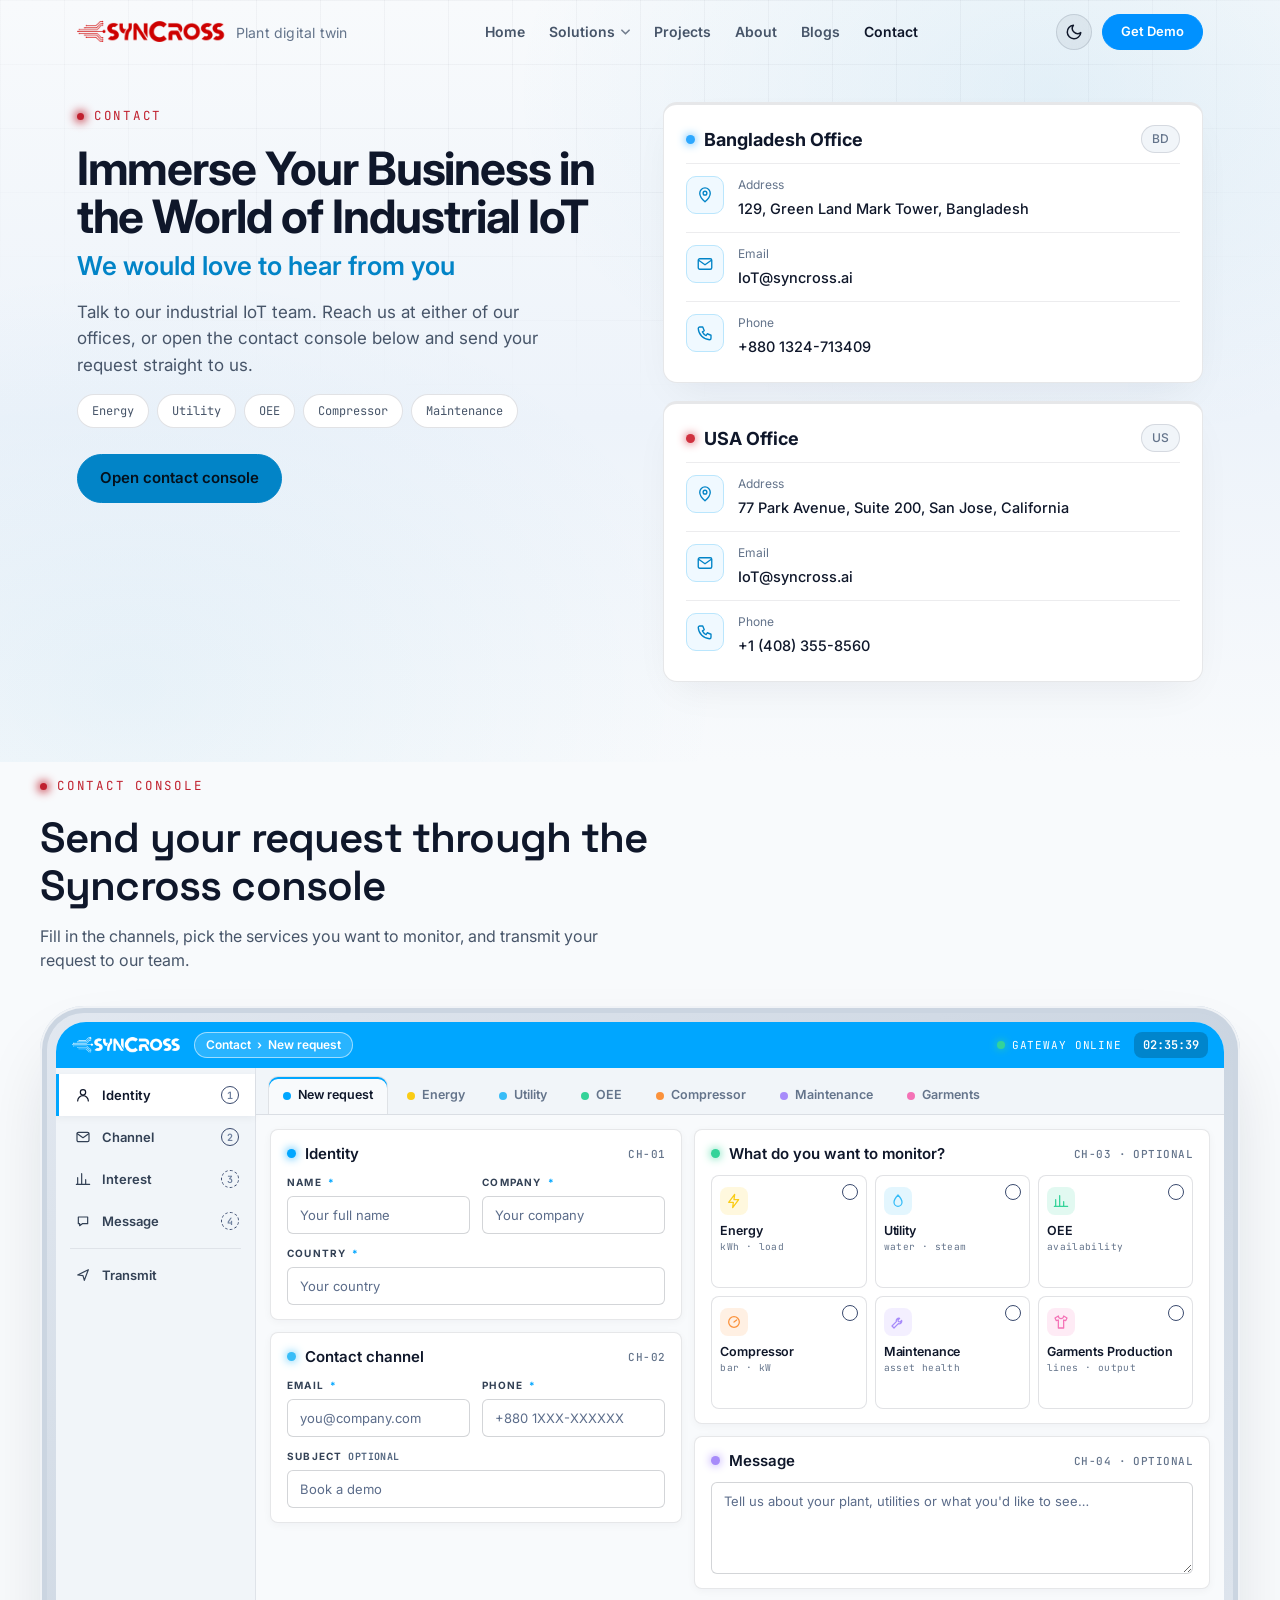
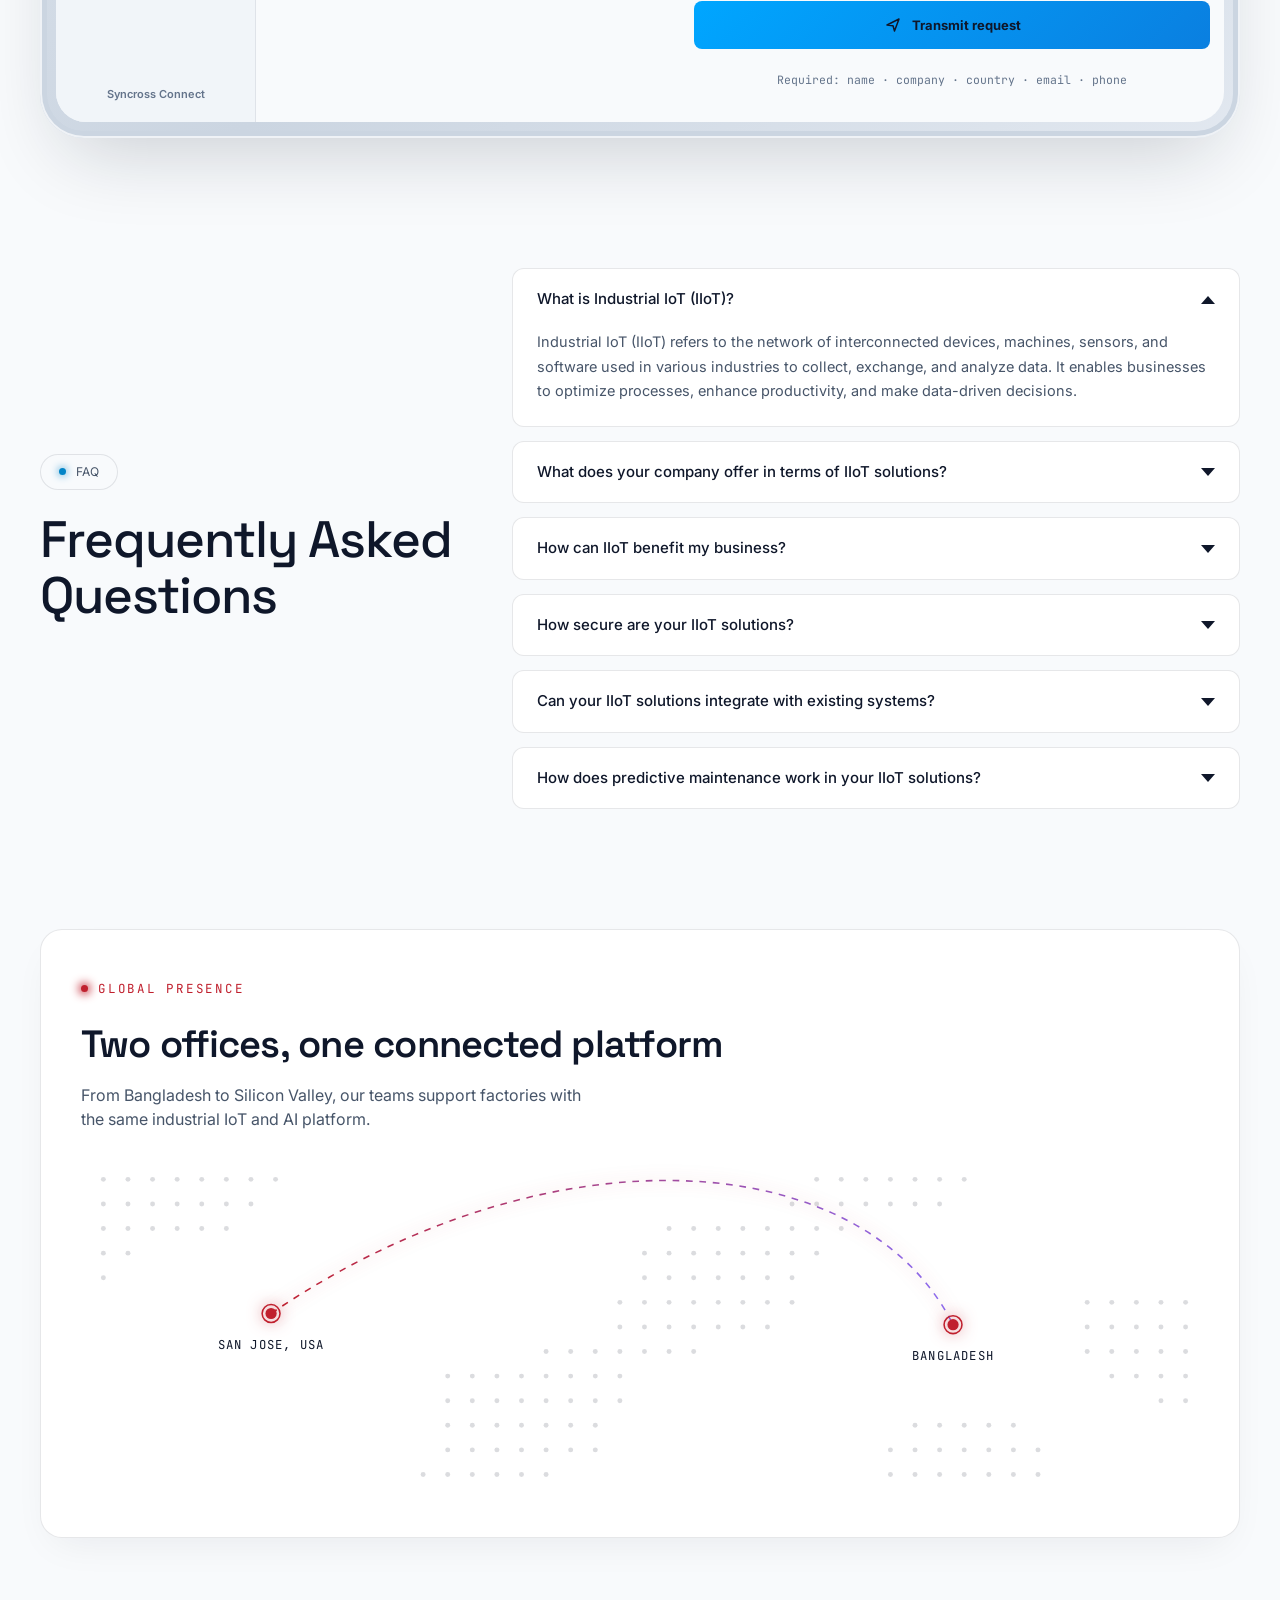
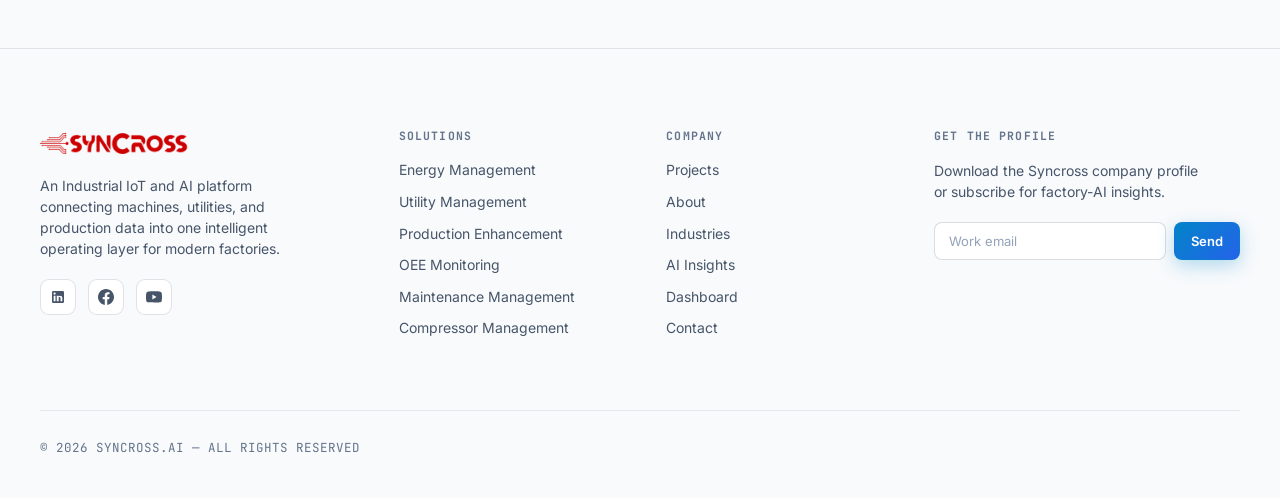
<file: contact.html>
<!DOCTYPE html>
<html lang="en"><head>
<!-- Top-Level SEO & Metadata -->
<title>Contact Syncross | Book a Live Industrial IoT Factory Demo</title>
<meta name="description" content="Schedule a live walkthrough with Syncross engineers. Contact our sales and technical support offices in USA and Bangladesh for smart factory solutions.">
<meta name="keywords" content="Contact Syncross, Factory IoT Demo, Industrial Automation Sales, Smart Factory Consultation, IIoT Support, Schedule Walkthrough">
<meta name="robots" content="index, follow, max-snippet:-1, max-image-preview:large, max-video-preview:-1">
<meta name="author" content="Syncross">
<meta name="theme-color" content="#030712">
<link rel="canonical" href="https://syncross.ai/contact.html">

<!-- Open Graph / Facebook -->
<meta property="og:type" content="website">
<meta property="og:url" content="https://syncross.ai/contact.html">
<meta property="og:title" content="Contact Syncross | Book a Live Industrial IoT Factory Demo">
<meta property="og:description" content="Schedule a live walkthrough with Syncross engineers. Contact our sales and technical support offices in USA and Bangladesh for smart factory solutions.">
<meta property="og:image" content="https://syncross.ai/syncross-logo.png">
<meta property="og:image:alt" content="Syncross Industrial IoT & AI Platform">
<meta property="og:site_name" content="Syncross">
<meta property="og:locale" content="en_US">

<!-- Twitter Card -->
<meta name="twitter:card" content="summary_large_image">
<meta name="twitter:url" content="https://syncross.ai/contact.html">
<meta name="twitter:title" content="Contact Syncross | Book a Live Industrial IoT Factory Demo">
<meta name="twitter:description" content="Schedule a live walkthrough with Syncross engineers. Contact our sales and technical support offices in USA and Bangladesh for smart factory solutions.">
<meta name="twitter:image" content="https://syncross.ai/syncross-logo.png">
<meta name="twitter:site" content="@syncross_ai">

<!-- Structured Data (JSON-LD) -->
<script type="application/ld+json">
{
  "@context": "https://schema.org",
  "@graph": [
    {
      "@type": "ContactPage",
      "name": "Contact Syncross",
      "url": "https://syncross.ai/contact.html",
      "description": "Schedule a live walkthrough with Syncross engineers. Contact our sales and technical support offices."
    },
    {
      "@type": "Organization",
      "name": "Syncross",
      "url": "https://syncross.ai",
      "contactPoint": [
        {
          "@type": "ContactPoint",
          "contactType": "sales",
          "url": "https://syncross.ai/contact.html"
        }
      ]
    },
    {
      "@type": "BreadcrumbList",
      "itemListElement": [
        {
          "@type": "ListItem",
          "position": 1,
          "name": "Home",
          "item": "https://syncross.ai/"
        },
        {
          "@type": "ListItem",
          "position": 2,
          "name": "Contact",
          "item": "https://syncross.ai/contact.html"
        }
      ]
    }
  ]
}
</script>

<script>(function(){try{var t=localStorage.getItem('syncross_theme')||'light';document.documentElement.setAttribute('data-theme',t);}catch(e){}})();</script><meta charset="utf-8">
<meta name="viewport" content="width=device-width, initial-scale=1, viewport-fit=cover">


<link rel="preconnect" href="https://fonts.googleapis.com"><link rel="preconnect" href="https://fonts.gstatic.com" crossorigin>
<link href="https://fonts.googleapis.com/css2?family=Space+Grotesk:wght@400;500;600;700&family=Inter:wght@400;500;600;700&family=JetBrains+Mono:wght@400;500;600&display=swap" rel="stylesheet">
<style>
:root{
  --bg-0:#060a12;--bg-1:#0a1220;--bg-2:#0e1a2e;
  --line:rgba(255,255,255,.09);--line-soft:rgba(255,255,255,.05);
  --glass:rgba(255,255,255,.035);--glass-strong:rgba(255,255,255,.06);
  --red:#c0202e;--red-d:#7f1220;--blue:#2ea8ff;--purple:#8b6bf0;
  --white:#f2f6fa;--tx:#e8f1ff;--mu:#8fa6c4;--ac:#2ea8ff;--pl:rgba(150,190,255,.16);--muted:#8fa6c4;--muted-dim:#5c6c82;--good:#34d399;--bad:#f87171;
  --radius:16px;
  --disp:'Space Grotesk',sans-serif;--body:'Inter',system-ui,sans-serif;--mono:'JetBrains Mono',monospace;
  box-sizing:border-box;padding-top:env(safe-area-inset-top,0px);padding-bottom:env(safe-area-inset-bottom,0px);
}
@media (prefers-color-scheme:dark){:root{color-scheme:dark}}
html{scroll-behavior:smooth;scroll-padding-top:env(safe-area-inset-top,0px)}
*{margin:0;padding:0;box-sizing:border-box}
body{background:#060a12;color:var(--tx);font-family:Inter,system-ui,-apple-system,"Segoe UI",sans-serif;line-height:1.5;overflow-x:hidden}
a{color:inherit;text-decoration:none}
::selection{background:var(--red);color:#fff}
h1,h2,h3,h4{font-family:var(--disp);font-weight:600;letter-spacing:-.02em}
.wrap{max-width:1280px;margin:0 auto;padding:0 40px}
@media(max-width:900px){.wrap{padding:0 22px}}

/* header (same as home page) */
header{position:fixed;z-index:100;left:0;right:0;top:0;padding:calc(12px + env(safe-area-inset-top,0px)) 18px 12px;display:flex;justify-content:space-between;align-items:center;gap:16px;border-bottom:1px solid transparent;transition:background .25s,border-color .25s}
header.scrolled{background:rgba(2,6,23,.8);border-color:var(--pl);backdrop-filter:blur(18px);-webkit-backdrop-filter:blur(18px)}
.logo{color:var(--tx);font-weight:700;font-size:20px;letter-spacing:.01em;display:flex;align-items:center;gap:9px;text-decoration:none}
.logo span{color:var(--mu);font-weight:400;font-size:14px}
img.lg{display:block;height:30px;width:auto;filter:drop-shadow(0 0 6px rgba(255,255,255,.18))}
/* Navigation & Dropdown Styling */
.tn{display:flex;gap:24px;font-size:14px;font-weight:600;color:var(--mu);align-items:center;overflow:visible!important}
.tn a{color:inherit;text-decoration:none;transition:color .2s ease;display:inline-flex;align-items:center;padding:6px 0;line-height:1.2}
.tn a:hover,.tn a:focus-visible{color:var(--tx)}
.nav-dd{position:relative;display:inline-flex;align-items:center}
.nav-dd-btn{background:none;border:0;color:var(--mu);font:inherit;font-size:14px;font-weight:600;cursor:pointer;padding:6px 0;display:inline-flex;align-items:center;gap:6px;transition:color .2s ease;font-family:inherit;line-height:1.2}
.nav-dd-btn:hover,.nav-dd:hover .nav-dd-btn,.nav-dd.open .nav-dd-btn{color:var(--tx)}
.nav-dd-arrow{width:9px;height:6px;transition:transform .25s ease;opacity:.75;display:block;flex-shrink:0}
.nav-dd:hover .nav-dd-arrow,.nav-dd.open .nav-dd-arrow{transform:rotate(180deg);opacity:1}
.nav-dd-menu{position:absolute;top:100%;left:-20px;margin-top:8px;min-width:260px;background:rgba(8,16,32,.97);border:1px solid rgba(150,190,255,.22);border-radius:12px;padding:6px;box-shadow:0 20px 50px rgba(0,0,0,.8),0 0 0 1px rgba(255,255,255,.05);backdrop-filter:blur(20px);-webkit-backdrop-filter:blur(20px);opacity:0;visibility:hidden;pointer-events:none;transform:translateY(6px);transition:opacity .2s ease,transform .2s ease,visibility .2s ease;z-index:99999;display:flex;flex-direction:column;gap:2px}
.nav-dd-menu::before{content:'';position:absolute;top:-12px;left:0;right:0;height:12px}
.nav-dd:hover .nav-dd-menu,.nav-dd.open .nav-dd-menu{opacity:1;visibility:visible;pointer-events:auto;transform:translateY(0)}
.nav-dd-item{display:block;padding:9px 14px;border-radius:8px;text-decoration:none;font-size:13.5px;font-weight:500;color:var(--tx)!important;transition:background .18s ease,color .18s ease,transform .18s ease;white-space:nowrap;border:1px solid transparent}
.nav-dd-item:hover{background:rgba(46,168,255,.12);color:#fff!important;border-color:rgba(150,190,255,.18);transform:translateX(3px)}

/* Mobile Nav Toggle & Drawer */
.mob-menu-btn{display:none;background:rgba(9,18,34,.88);border:1px solid var(--line);border-radius:999px;color:var(--tx);padding:8px 12px;cursor:pointer;align-items:center;justify-content:center;font-size:13px;font-weight:600;gap:6px;font-family:inherit}
.mob-menu-btn svg{display:block;width:18px;height:18px}
.mob-drawer{display:none;position:fixed;top:62px;left:0;right:0;max-height:calc(100vh - 62px);overflow-y:auto;background:rgba(6,10,18,.98);backdrop-filter:blur(24px);-webkit-backdrop-filter:blur(24px);border-bottom:1px solid var(--line);padding:20px 24px;box-shadow:0 30px 60px rgba(0,0,0,.7);z-index:99999;flex-direction:column;gap:16px}
.mob-drawer.open{display:flex}
.mob-drawer-sec{display:flex;flex-direction:column;gap:4px}
.mob-drawer-title{font-family:var(--mono);font-size:11px;letter-spacing:.1em;text-transform:uppercase;color:var(--mu);margin-bottom:6px}
.mob-drawer a{color:var(--tx);text-decoration:none;padding:8px 0;font-size:15px;font-weight:600;display:flex;align-items:center;gap:10px}
.mob-drawer a:hover{color:var(--ac)}
.mob-sub-list{display:flex;flex-direction:column;gap:6px;margin-bottom:8px}
.mob-sub-item{display:block;background:rgba(255,255,255,.04);border:1px solid var(--line);border-radius:8px;padding:9px 12px;font-size:13px!important;color:var(--tx)!important}
.mob-sub-item:hover{background:rgba(46,168,255,.12);color:#fff!important}
@media(max-width:980px){.tn{display:none}.mob-menu-btn{display:inline-flex}}
@media(max-width:800px){.logo span{display:none}}

.btn{font-family:inherit;font-weight:600;font-size:14px;padding:11px 22px;border-radius:999px;cursor:pointer;border:1px solid transparent;transition:transform .25s,box-shadow .25s,border-color .25s,background .25s;display:inline-flex;align-items:center;gap:8px;white-space:nowrap}
.btn-primary{background:var(--ac);color:#04101c;border-color:var(--ac);padding:12px 22px;font-size:15px}
.btn-primary:hover{transform:translateY(-2px);box-shadow:0 10px 30px -8px rgba(46,168,255,.6)}
.btn-ghost{background:rgba(9,18,34,.88);border-color:var(--pl);color:var(--tx)}
.btn-ghost:hover{border-color:var(--ac)}
.btn.sm{font-size:13px;padding:9px 16px}
a:focus-visible,button:focus-visible,input:focus-visible,textarea:focus-visible,select:focus-visible{outline:2px solid var(--blue);outline-offset:2px}

.eyebrow{font-family:var(--mono);font-size:12.5px;letter-spacing:.14em;text-transform:uppercase;color:var(--red);display:inline-flex;align-items:center;gap:10px;margin-bottom:18px}
.eyebrow::before{content:'';width:7px;height:7px;border-radius:50%;background:var(--red);box-shadow:0 0 10px 2px var(--red);animation:blink 2.2s ease-in-out infinite}
@keyframes blink{0%,100%{opacity:1}50%{opacity:.35}}

/* hero */
.hero{position:relative;overflow:hidden;padding:clamp(78px, 10.5vh, 98px) 0 80px}
.hero-bg{position:absolute;inset:0;z-index:0;background:
  radial-gradient(ellipse 900px 600px at 82% 12%,rgba(46,168,255,.14),transparent 60%),
  radial-gradient(ellipse 1000px 700px at 10% 90%,rgba(46,168,255,.08),transparent 60%),
  linear-gradient(180deg,#07101d 0%,#08101c 55%,#060a12 100%)}
.grid-texture{position:absolute;inset:0;z-index:0;pointer-events:none;background-image:linear-gradient(rgba(150,190,255,.05) 1px,transparent 1px),linear-gradient(90deg,rgba(150,190,255,.05) 1px,transparent 1px);background-size:64px 64px;-webkit-mask-image:radial-gradient(ellipse 80% 60% at 50% 0%,#000 40%,transparent 90%);mask-image:radial-gradient(ellipse 80% 60% at 50% 0%,#000 40%,transparent 90%)}
.hero .wrap{position:relative;z-index:2;width:100%;max-width:1400px;padding:0 6vw;margin:0 auto;box-sizing:border-box}
.hero-grid{display:grid;grid-template-columns:1fr 1.02fr;gap:56px;align-items:start}
@media(max-width:980px){.hero-grid{grid-template-columns:1fr;gap:40px}.hero{padding-top:calc(64px + env(safe-area-inset-top, 0px))}}
.hero h1{font-family:Inter,system-ui,sans-serif;font-weight:700;color:var(--tx);font-size:clamp(28px,3.8vw,46px);line-height:1.05;letter-spacing:-.025em;margin-bottom:16px}
.hero h1 small{display:block;margin-top:12px;font-size:clamp(18px,2.2vw,26px);font-weight:600;letter-spacing:0;color:var(--ac)}
.grad{background:linear-gradient(100deg,var(--red),var(--red-d) 55%,var(--purple));-webkit-background-clip:text;background-clip:text;color:transparent}
.lead{font-size:17px;line-height:1.55;color:var(--mu);max-width:520px;margin-bottom:34px}

/* hero extras */
.chips{display:flex;gap:8px;flex-wrap:wrap;margin:-8px 0 26px}
.chips span{font-family:var(--mono);font-size:12px;color:var(--mu);border:1px solid var(--pl);border-radius:999px;padding:7px 14px;background:rgba(255,255,255,.03)}

/* office cards */
.offices{display:grid;gap:18px}
.office{position:relative;padding:20px 22px 12px;border-radius:14px;background:rgba(8,16,30,.95);border:1px solid var(--pl);border-top:3px solid var(--z,#d0323f);box-shadow:0 24px 64px rgba(0,0,0,.5);transition:transform .3s,border-color .3s}
.office:hover{transform:translateY(-3px)}
.office-head{display:flex;align-items:center;justify-content:space-between;gap:12px;margin-bottom:10px}
.office-head h3{font-family:Inter,system-ui,sans-serif;font-size:18px;font-weight:700;letter-spacing:0;display:flex;align-items:center;gap:9px}
.tag{font-size:12px;font-weight:500;color:var(--mu);border:1px solid var(--pl);border-radius:999px;padding:4px 10px}
.status-dot{width:9px;height:9px;border-radius:50%;background:var(--z,#d0323f);box-shadow:0 0 10px var(--z,#d0323f);flex:none}
.row{display:flex;gap:14px;align-items:flex-start;padding:12px 0;border-top:1px solid var(--pl)}
.row:first-of-type{border-top:0}
.ico{flex:none;width:38px;height:38px;border-radius:10px;display:grid;place-items:center;background:rgba(46,168,255,.1);color:var(--ac);border:1px solid rgba(46,168,255,.25)}
.ico svg{width:18px;height:18px;fill:none;stroke:currentColor;stroke-width:1.8;stroke-linecap:round;stroke-linejoin:round}
.row small{display:block;font-size:12px;color:var(--mu);margin-bottom:2px}
.row span,.row a{font-size:14.5px;font-weight:500;color:var(--tx);overflow-wrap:anywhere}
.row a:hover{color:var(--ac)}

/* console (dashboard-style contact form) */
.console-sec{position:relative;z-index:2;padding:10px 0 90px}
.console-head{max-width:680px;margin-bottom:34px}
.console-head h2{font-size:clamp(28px,3.4vw,42px);line-height:1.15}
.console-head p{color:var(--mu);font-size:16px;margin-top:14px;max-width:560px}
.dev{scroll-margin-top:76px;position:relative;padding:16px 16px 16px 16px;border-radius:44px;background:linear-gradient(145deg,#3a404d,#10131a 55%,#252a35);box-shadow:0 50px 100px -30px rgba(0,0,0,.85),inset 0 0 0 2px rgba(255,255,255,.07),inset 0 0 0 7px #0b0d12}
@media(max-width:700px){.dev{padding:9px;border-radius:26px}}
.scr{scroll-margin-top:76px;--t:#00a6ff;--bgc:#141b2b;--cd:#1d2740;--cd2:#232e4a;--ln:#2d3a58;--sx-mu:#93a4c2;position:relative;border-radius:30px;overflow:hidden;background:var(--bgc);color:#e9f0fb;font-size:13px;display:grid;grid-template-rows:46px 1fr;min-height:700px}
@media(max-width:700px){.scr{border-radius:18px}}
.scr *{box-sizing:border-box}
.scr button,.scr input,.scr select,.scr textarea{font-family:inherit;font-size:inherit;color:inherit}
.scr .top{display:flex;align-items:center;gap:12px;padding:0 16px;background:var(--t);color:#fff;min-width:0}
.scr .top img{height:22px;width:auto;flex:none;filter:brightness(0) invert(1)}
.crumb{display:flex;align-items:center;min-width:0;overflow:hidden}
.crumb span{display:flex;align-items:center;gap:6px;background:rgba(255,255,255,.16);border:1px solid rgba(255,255,255,.55);padding:3px 11px;border-radius:14px;font-weight:600;font-size:12px;white-space:nowrap}
.top .sp{flex:1}
.gw{display:flex;align-items:center;gap:7px;font-family:var(--mono);font-size:11px;letter-spacing:.08em;text-transform:uppercase;white-space:nowrap}
.gw i{width:8px;height:8px;border-radius:50%;background:#34d399;box-shadow:0 0 8px #34d399;animation:blink 2.2s ease-in-out infinite}
.clock{font-family:var(--mono);font-size:12px;font-weight:600;background:rgba(0,0,0,.2);border-radius:8px;padding:4px 9px}
@media(max-width:700px){.gw span,.clock{display:none}}
.cbody{display:grid;grid-template-columns:200px 1fr;min-height:0}
@media(max-width:900px){.cbody{grid-template-columns:1fr}}
.side{background:#05070c;padding:6px 0;display:flex;flex-direction:column}
.side button{display:flex;align-items:center;gap:11px;width:100%;padding:12px 16px;background:none;border:0;border-left:3px solid transparent;color:#e6edf8;font-weight:600;text-align:left;font-size:13px;cursor:pointer}
.side button:hover{background:#121826}
.side button.on{background:#1f2430;border-left-color:var(--t);color:#fff}
.side .st{margin-left:auto;width:18px;height:18px;border-radius:50%;border:1.5px solid #3a4a6e;display:grid;place-items:center;font-size:10px;font-weight:700;color:#6f819f;font-family:var(--mono);flex:none;transition:all .3s}
.side .st.ok{background:#34d399;border-color:#34d399;color:#04101c}
.side .st.opt{border-style:dashed}
.side hr{border:0;border-top:1px solid #1a2132;margin:6px 14px}
.side .pw{margin-top:auto;padding:14px 16px;font-size:11px;color:#6f819f;text-align:center;font-weight:600}
.side svg{width:16px;height:16px;fill:none;stroke:currentColor;stroke-width:1.8;stroke-linecap:round;stroke-linejoin:round;flex:none}
@media(max-width:900px){.side{flex-direction:row;overflow-x:auto;padding:0;scrollbar-width:none}.side button{width:auto;white-space:nowrap;border-left:0;border-bottom:3px solid transparent;padding:12px 14px}.side button.on{border-bottom-color:var(--t)}.side hr,.side .pw{display:none}}
.cmain{display:flex;flex-direction:column;min-width:0;position:relative}
.ctabs{display:flex;gap:4px;padding:8px 12px 0;background:#0f1522;border-bottom:1px solid var(--ln);overflow-x:auto;scrollbar-width:none}
.ctabs span{flex:none;display:flex;align-items:center;gap:7px;padding:9px 14px;border:1px solid transparent;border-bottom:0;border-radius:10px 10px 0 0;color:var(--sx-mu);font-weight:600;font-size:12.5px;white-space:nowrap}
.ctabs span.on{background:var(--bgc);color:#fff;border-color:var(--ln);box-shadow:inset 0 2px 0 var(--t)}
.ctabs i{width:8px;height:8px;border-radius:50%;background:var(--t)}
.view{padding:14px;flex:1;min-width:0}
.cgrid{display:grid;grid-template-columns:minmax(0,1fr) minmax(0,1.25fr);gap:12px;align-items:start}
@media(max-width:1100px){.cgrid{grid-template-columns:1fr}}
.col{display:flex;flex-direction:column;gap:12px;min-width:0}
.card{background:var(--cd);border:1px solid var(--ln);border-radius:8px;padding:14px 16px;min-width:0;position:relative}
.card h4{margin:0 0 12px;font:600 15px Inter,system-ui,sans-serif;letter-spacing:0;display:flex;align-items:center;gap:9px;color:#fff}
.card h4 small{margin-left:auto;font-weight:500;font-size:11px;color:var(--sx-mu);font-family:var(--mono);letter-spacing:.04em}
.card h4 .dot{width:9px;height:9px;border-radius:50%;background:var(--c,var(--t));box-shadow:0 0 10px var(--c,var(--t))}
.card.active{border-color:var(--t);box-shadow:0 0 0 1px rgba(0,166,255,.25)}
.lbl{font-size:9.5px;letter-spacing:.14em;color:#7e8fad;font-weight:700;text-transform:uppercase}
.fg{display:grid;grid-template-columns:1fr 1fr;gap:12px}
@media(max-width:560px){.fg{grid-template-columns:1fr}}
.fld{display:flex;flex-direction:column;gap:6px;min-width:0;position:relative}
.fld.full{grid-column:1/-1}
.fld label{display:flex;align-items:center;gap:6px;font-size:10px;letter-spacing:.12em;font-weight:700;color:#8fa3c4;text-transform:uppercase}
.fld label em{font-style:normal;font-family:var(--mono);color:#52657f;letter-spacing:.04em}
.fld label i{color:var(--t);font-style:normal}
.fld input,.fld select,.fld textarea{width:100%;background:#141b2b;border:1px solid #4a5878;border-radius:6px;padding:10px 12px;outline:0;color:#e9f0fb;transition:border-color .2s,box-shadow .2s,background .2s}
.fld textarea{min-height:92px;resize:vertical}
.fld input::placeholder,.fld textarea::placeholder{color:#5b6c8a}
.fld input:focus,.fld select:focus,.fld textarea:focus{border-color:var(--t);box-shadow:0 0 0 3px rgba(0,166,255,.2)}
.fld select{appearance:none;-webkit-appearance:none;background-image:url("data:image/svg+xml,%3Csvg xmlns='http://www.w3.org/2000/svg' width='12' height='8' fill='none' stroke='%238fa3c4' stroke-width='1.8' stroke-linecap='round' stroke-linejoin='round'%3E%3Cpath d='m1 1.500 5 5 5-5'/%3E%3C/svg%3E");background-repeat:no-repeat;background-position:right 12px center;padding-right:34px}
.fld select option{background:#141b2b}
.fld.ok input,.fld.ok select{border-color:rgba(52,211,153,.6)}
.fld.ok::after{content:"";position:absolute;right:11px;bottom:13px;width:7px;height:7px;border-radius:50%;background:#34d399;box-shadow:0 0 8px #34d399}
.fld.ok select{background-position:right 26px center;padding-right:48px}
.fld .err-msg{font-size:11.5px;color:#f87171;display:none}
.fld.err input,.fld.err select,.fld.err textarea{border-color:#f87171}
.fld.err .err-msg{display:block}
.tiles{display:grid;grid-template-columns:repeat(3,minmax(0,1fr));gap:8px}
@media(max-width:900px){.tiles{grid-template-columns:repeat(3,minmax(0,1fr))}}
@media(max-width:480px){.tiles{grid-template-columns:repeat(2,minmax(0,1fr))}}
.tile{position:relative;text-align:left;background:#141b2b;border:1px solid #3a4a6e;border-radius:8px;padding:11px 8px 10px;cursor:pointer;transition:transform .2s,border-color .2s,background .2s;overflow:hidden}
.tile:hover{transform:translateY(-2px);border-color:var(--c)}
.tile .ti{width:28px;height:28px;border-radius:8px;display:grid;place-items:center;color:var(--c);background:color-mix(in srgb,var(--c) 14%,transparent);margin-bottom:8px}
.tile .ti svg{width:16px;height:16px;fill:none;stroke:currentColor;stroke-width:1.9;stroke-linecap:round;stroke-linejoin:round}
.tile b{display:block;font-size:12.5px;font-weight:600;color:#fff;letter-spacing:-.01em}
.tile small{display:block;font-family:var(--mono);font-size:9.5px;color:#6f819f;margin-top:2px;letter-spacing:.04em}
.tile .chk{position:absolute;top:8px;right:8px;width:16px;height:16px;border-radius:50%;border:1.5px solid #3a4a6e;display:grid;place-items:center;transition:all .2s}
.tile .chk svg{width:9px;height:9px;fill:none;stroke:#04101c;stroke-width:3;stroke-linecap:round;stroke-linejoin:round;opacity:0}
.tile.on{border-color:var(--c);background:color-mix(in srgb,var(--c) 9%,#141b2b);box-shadow:inset 0 2px 0 var(--c)}
.tile.on .chk{background:var(--c);border-color:var(--c)}
.tile.on .chk svg{opacity:1}
.tile svg.sp{display:block;width:100%;height:16px;margin-top:8px;opacity:.85}
.tile svg.sp path{fill:none;stroke:var(--c);stroke-width:1.4;stroke-linecap:round;stroke-linejoin:round;stroke-dasharray:140;stroke-dashoffset:140;transition:stroke-dashoffset 1s ease}
.tile.on svg.sp path{stroke-dashoffset:0}
.kp3{display:grid;grid-template-columns:repeat(3,minmax(0,1fr));gap:10px}
@media(max-width:560px){.kp3{grid-template-columns:1fr}}
.kpi{min-height:88px}
.kpi .v{font:700 22px/1.2 Inter,system-ui,sans-serif;margin-top:10px;font-variant-numeric:tabular-nums;color:#fff}
.kpi .v small{font-size:11px;font-weight:500;color:var(--sx-mu);margin-left:4px}
.bars{display:flex;gap:4px;align-items:flex-end;height:26px;margin-top:8px}
.bars i{flex:1;border-radius:2px;background:#2d3a58;transition:background .3s,height .3s}
.bars i:nth-child(1){height:30%}.bars i:nth-child(2){height:48%}.bars i:nth-child(3){height:66%}.bars i:nth-child(4){height:82%}.bars i:nth-child(5){height:100%}
.bars i.on{background:#34d399;box-shadow:0 0 8px rgba(52,211,153,.5)}
.pay{font-family:var(--mono);font-size:11.5px;line-height:1.75;color:#a9b8d2;white-space:pre-wrap;overflow-wrap:anywhere;background:#0f1522;border:1px solid var(--ln);border-radius:6px;padding:12px 14px;min-height:196px}
.pay .k{color:#7dd3fc}.pay .s{color:#fde68a}.pay .n{color:#34d399}.pay .e{color:#4b5b78}
.pay .cur{display:inline-block;width:7px;height:13px;background:var(--t);vertical-align:-2px;animation:blink 1s steps(2) infinite}
.route{display:flex;align-items:center;gap:10px;font-family:var(--mono);font-size:11px;color:#8fa3c4;margin-top:12px;flex-wrap:wrap}
.route b{color:#fff;font-weight:600}
.route .ln{flex:1;min-width:24px;height:1px;background:repeating-linear-gradient(90deg,#3a4a6e 0 4px,transparent 4px 8px)}
.hp{position:absolute;left:-9999px;width:1px;height:1px;opacity:0}
.transmit{width:100%;display:flex;align-items:center;justify-content:center;gap:10px;font-weight:700;font-size:15px;color:#fff;background:linear-gradient(135deg,#00a6ff,#0a7fe0);border:0;border-radius:8px;padding:15px 18px;cursor:pointer;transition:transform .25s,box-shadow .25s;position:relative;overflow:hidden}
.transmit:hover{transform:translateY(-2px);box-shadow:0 10px 30px -8px rgba(0,166,255,.75)}
.transmit svg{width:18px;height:18px;fill:none;stroke:currentColor;stroke-width:2;stroke-linecap:round;stroke-linejoin:round}
.transmit[disabled]{opacity:.6;cursor:wait;transform:none}
.cnote{font-size:11.5px;color:#6f819f;text-align:center;margin-top:10px;font-family:var(--mono)}

/* transmission view */
.tx{display:none;padding:22px 20px 26px}
.scr.sending .cgrid,.scr.sending .view>.formwrap{display:none}
.scr.sending .tx{display:block}
.txwrap{max-width:760px;margin:0 auto}
.tx h3{font:600 22px Inter,system-ui,sans-serif;letter-spacing:-.01em;color:#fff;margin-bottom:4px}
.tx .sub{font-size:13.5px;color:var(--sx-mu);margin-bottom:18px}
.net{background:#0f1522;border:1px solid var(--ln);border-radius:10px;padding:8px 6px 0}
.net svg{display:block;width:100%;height:auto;overflow:visible}
.net .lnk{stroke:#2d3a58;stroke-width:2;fill:none}
.net .flow{stroke:var(--t);stroke-width:2;fill:none;stroke-dasharray:6 8;animation:dash2 1.1s linear infinite}
.net.done .flow{stroke:#34d399;animation:none;stroke-dasharray:none}
@keyframes dash2{to{stroke-dashoffset:-28}}
.net .nd{fill:#141b2b;stroke:#3a4a6e;stroke-width:2;transition:stroke .4s,fill .4s}
.net .nd.act{stroke:var(--t);fill:#0c2a45}
.net .nd.ok{stroke:#34d399;fill:#0b2a22}
.net text{font-family:var(--mono);font-size:11px;fill:#8fa3c4;letter-spacing:.08em;text-anchor:middle;text-transform:uppercase}
.net text.big{fill:#fff;font-weight:600;font-size:12px}
.net .pk{fill:#fff;filter:drop-shadow(0 0 6px #00a6ff)}
.net.done .pk{display:none}
.prog{height:6px;border-radius:3px;background:#1d2740;margin:16px 0 14px;overflow:hidden}
.prog i{display:block;height:100%;width:0;border-radius:3px;background:linear-gradient(90deg,#00a6ff,#34d399);transition:width .5s ease}
.log{font-family:var(--mono);font-size:12px;line-height:1.9;color:#a9b8d2;background:#0f1522;border:1px solid var(--ln);border-radius:8px;padding:12px 14px;min-height:150px}
.log div{display:flex;gap:10px;animation:fadein .35s ease both}
.log time{color:#4b5b78;flex:none}
.log .okk{color:#34d399;flex:none}.log .bd{color:#f87171;flex:none}.log .pn{color:#fbbf24;flex:none}
@keyframes fadein{from{opacity:0;transform:translateY(4px)}to{opacity:1;transform:none}}
.result{display:none;margin-top:18px;text-align:center;padding:24px 18px 20px;border:1px solid rgba(52,211,153,.4);background:linear-gradient(180deg,rgba(52,211,153,.08),transparent);border-radius:12px}
.result.show{display:block;animation:fadein .5s ease both}
.result.fail{border-color:rgba(248,113,113,.45);background:linear-gradient(180deg,rgba(248,113,113,.08),transparent)}
.result .tick{width:62px;height:62px;margin:0 auto 14px;border-radius:50%;display:grid;place-items:center;color:#34d399;border:1px solid rgba(52,211,153,.5);background:rgba(52,211,153,.1)}
.result.fail .tick{color:#f87171;border-color:rgba(248,113,113,.5);background:rgba(248,113,113,.1)}
.result .tick svg{width:28px;height:28px;fill:none;stroke:currentColor;stroke-width:2.4;stroke-linecap:round;stroke-linejoin:round}
.result h4{font:600 22px Inter,system-ui,sans-serif;color:#fff}
.result p{font-size:14px;color:var(--sx-mu);margin:6px auto 16px;max-width:480px}
.ref{display:inline-block;font-family:var(--mono);font-size:13px;letter-spacing:.1em;color:#fff;border:1px dashed #4a5878;border-radius:8px;padding:7px 14px;margin-bottom:16px}
.sumg{display:grid;grid-template-columns:repeat(3,minmax(0,1fr));gap:10px;margin:0 auto 18px;max-width:560px;text-align:left}
@media(max-width:560px){.sumg{grid-template-columns:1fr}}
.sumg .card{padding:10px 12px;background:#141b2b}
.sumg .card .v{font-size:13.5px;font-weight:600;color:#fff;margin-top:6px;overflow-wrap:anywhere}
.rbtns{display:flex;gap:10px;justify-content:center;flex-wrap:wrap}
.rbtns button,.rbtns a{font:600 13.5px Inter,system-ui,sans-serif;padding:10px 18px;border-radius:999px;cursor:pointer;border:1px solid var(--ln);background:#141b2b;color:#fff;text-decoration:none}
.rbtns .pri{background:var(--t);border-color:var(--t)}
.rbtns button:hover,.rbtns a:hover{border-color:var(--t)}

/* faq */
.faq{position:relative;z-index:2;padding:40px 0 90px}
.faq-grid{display:grid;grid-template-columns:.8fr 1.4fr;gap:56px;align-items:center}
@media(max-width:900px){.faq-grid{grid-template-columns:1fr;gap:30px}}
.pill{display:inline-flex;align-items:center;gap:10px;font-size:12px;color:var(--muted);border:1px solid var(--line);border-radius:999px;padding:8px 18px;background:rgba(255,255,255,.03);margin-bottom:22px}
.pill::before{content:'';width:7px;height:7px;border-radius:50%;background:var(--ac);box-shadow:0 0 8px var(--ac)}
.faq h2{font-size:clamp(32px,4vw,52px);line-height:1.1;font-weight:500}
.acc{display:grid;gap:14px}
.qa{border:1px solid var(--line);border-radius:12px;background:rgba(255,255,255,.025);transition:border-color .25s,background .25s}
.qa:hover{border-color:rgba(255,255,255,.18)}
.qa.open{border-color:rgba(46,168,255,.45);background:rgba(255,255,255,.04)}
.qa button{width:100%;display:flex;align-items:center;justify-content:space-between;gap:16px;text-align:left;font:inherit;font-size:15px;font-weight:500;color:var(--white);background:none;border:0;padding:19px 24px;cursor:pointer;border-radius:12px}
.qa button svg{flex:none;width:14px;height:14px;fill:var(--white);transition:transform .3s}
.qa.open button svg{transform:rotate(180deg)}
.qa .ans{display:grid;grid-template-rows:0fr;transition:grid-template-rows .35s ease}
.qa.open .ans{grid-template-rows:1fr}
.qa .ans>div{overflow:hidden}
.qa .ans p{padding:0 24px 22px;font-size:14.5px;line-height:1.7;color:#a9bdd6}

/* global strip */
.global{position:relative;z-index:2;padding:30px 0 110px}
.map{position:relative;border:1px solid var(--line);border-radius:22px;background:linear-gradient(165deg,rgba(255,255,255,.045),rgba(255,255,255,.01));padding:44px 40px;overflow:hidden}
.map h2{font-size:clamp(26px,3vw,38px);margin-bottom:10px}
.map p.sub{color:var(--muted);max-width:520px;margin-bottom:26px}
.map svg{width:100%;height:auto;display:block;overflow:visible}
.map .dots{fill:rgba(143,161,184,.22)}
.arc{fill:none;stroke:url(#arcg);stroke-width:1.4;stroke-dasharray:6 6;animation:dash 14s linear infinite;filter:drop-shadow(0 0 6px rgba(192,32,46,.5))}
@keyframes dash{to{stroke-dashoffset:-240}}
.pin{fill:var(--red);filter:drop-shadow(0 0 8px var(--red))}
.pulse{fill:none;stroke:var(--red);stroke-width:1.4;transform-box:fill-box;transform-origin:center;animation:pulse 2.6s ease-out infinite}
@keyframes pulse{0%{transform:scale(.4);opacity:.9}100%{transform:scale(2.6);opacity:0}}
.pin-lbl{font-family:var(--mono);font-size:11px;letter-spacing:.1em;text-transform:uppercase;fill:var(--white)}
.pin-lbl.d{fill:var(--muted)}

/* footer (same as home page) */
footer{position:relative;z-index:2;padding:80px 0 40px;border-top:1px solid var(--line)}
.footer-grid{display:grid;grid-template-columns:1.4fr 1fr 1fr 1.2fr;gap:40px;margin-bottom:60px}
@media(max-width:900px){.footer-grid{grid-template-columns:repeat(2,1fr)}}
@media(max-width:560px){.footer-grid{grid-template-columns:1fr}}
.footer-col h5{font-family:var(--mono);font-size:11.5px;letter-spacing:.1em;text-transform:uppercase;color:var(--muted-dim);margin-bottom:18px;font-weight:500}
.footer-col p{color:var(--muted);font-size:14px;max-width:280px;margin-bottom:20px}
.footer-col a{display:block;color:var(--muted);font-size:14px;margin-bottom:12px;transition:color .2s}
.footer-col a:hover{color:var(--white)}
.newsletter-form{display:flex;gap:8px;margin-top:6px}
.newsletter-form input{flex:1;min-width:0;background:rgba(255,255,255,.04);border:1px solid var(--line);border-radius:8px;padding:10px 14px;color:var(--white);font-size:13px;font-family:inherit}
.social-row{display:flex;gap:12px;margin-top:20px}
.footer-col .social-row a{width:36px;height:36px;border-radius:9px;border:1px solid var(--line);display:flex;align-items:center;justify-content:center;color:var(--muted);background:var(--glass);margin:0}
.footer-col .social-row a:hover{color:var(--ac);border-color:rgba(46,168,255,.4)}
.footer-bottom{display:flex;justify-content:space-between;flex-wrap:wrap;gap:12px;padding-top:28px;border-top:1px solid var(--line-soft);font-size:12.5px;color:var(--muted-dim);font-family:var(--mono)}
.reveal{opacity:0;transform:translateY(24px);transition:opacity .8s ease,transform .8s ease}
.reveal.visible{opacity:1;transform:none}
@media(prefers-reduced-motion:reduce){*{animation-duration:.001ms!important;transition-duration:.001ms!important}.reveal{opacity:1;transform:none}}



/* =========================================================
   Syncross Contact Page - Light Theme Styles
   ========================================================= */
[data-theme="light"] {
  --bg-0: #f8fafc;
  --bg-1: #f1f5f9;
  --bg-2: #ffffff;
  --line: rgba(15, 23, 42, 0.1);
  --line-soft: rgba(15, 23, 42, 0.06);
  --glass: #ffffff;
  --glass-strong: #f1f5f9;
  --white: #0f172a;
  --tx: #0f172a;
  --mu: #475569;
  --ac: #0284c7;
  --pl: rgba(15, 23, 42, 0.1);
  --muted: #475569;
  --muted-dim: #64748b;
}

[data-theme="light"] body {
  background: #f8fafc !important;
  color: #0f172a !important;
}

[data-theme="light"] .hero .hero-bg {
  background: radial-gradient(ellipse 900px 600px at 82% 12%, rgba(2, 132, 199, 0.08), transparent 60%),
              radial-gradient(ellipse 1000px 700px at 10% 90%, rgba(2, 132, 199, 0.06), transparent 60%),
              linear-gradient(180deg, #f8fafc 0%, #edf3fa 55%, #f8fafc 100%) !important;
}

[data-theme="light"] .grid-texture {
  background-image: linear-gradient(rgba(15, 23, 42, 0.035) 1px, transparent 1px),
                    linear-gradient(90deg, rgba(15, 23, 42, 0.035) 1px, transparent 1px) !important;
}

[data-theme="light"] .hero h1 {
  color: #0f172a !important;
}

[data-theme="light"] .hero h1 small {
  color: #0284c7 !important;
}

[data-theme="light"] .lead {
  color: #475569 !important;
}

[data-theme="light"] .chips span {
  background: #ffffff !important;
  border-color: rgba(15, 23, 42, 0.12) !important;
  color: #475569 !important;
}

[data-theme="light"] .office {
  background: #ffffff !important;
  border-color: rgba(15, 23, 42, 0.1) !important;
  box-shadow: 0 16px 40px -15px rgba(15, 23, 42, 0.08) !important;
}

[data-theme="light"] .office-head h3 {
  color: #0f172a !important;
}

[data-theme="light"] .office .tag {
  background: #f1f5f9 !important;
  border-color: rgba(15, 23, 42, 0.12) !important;
  color: #64748b !important;
}

[data-theme="light"] .office .row {
  border-top-color: rgba(15, 23, 42, 0.08) !important;
}

[data-theme="light"] .office .row small {
  color: #64748b !important;
}

[data-theme="light"] .office .row span,
[data-theme="light"] .office .row a {
  color: #0f172a !important;
}

[data-theme="light"] .office .row a:hover {
  color: #0284c7 !important;
}

[data-theme="light"] .office .ico {
  background: #f0f9ff !important;
  border-color: #bae6fd !important;
  color: #0284c7 !important;
}

[data-theme="light"] .console-head h2 {
  color: #0f172a !important;
}

[data-theme="light"] .console-head p {
  color: #475569 !important;
}

[data-theme="light"] .dev {
  background: linear-gradient(145deg, #e2e8f0, #cbd5e1 55%, #e2e8f0) !important;
  box-shadow: 0 35px 80px -25px rgba(15, 23, 42, 0.2), inset 0 0 0 2px rgba(255, 255, 255, 0.7), inset 0 0 0 7px #cbd5e1 !important;
}

[data-theme="light"] .scr {
  background: #f8fafc !important;
  color: #0f172a !important;
  --bgc: #f8fafc;
  --cd: #ffffff;
  --cd2: #f1f5f9;
  --ln: rgba(15, 23, 42, 0.1);
  --sx-mu: #475569;
}

[data-theme="light"] .cbody .side {
  background: #f1f5f9 !important;
  border-right: 1px solid rgba(15, 23, 42, 0.08) !important;
}

[data-theme="light"] .side button {
  color: #334155 !important;
}

[data-theme="light"] .side button:hover {
  background: #e2e8f0 !important;
}

[data-theme="light"] .side button.on {
  background: #ffffff !important;
  color: #0f172a !important;
  border-left-color: #00a6ff !important;
  box-shadow: 0 2px 8px rgba(15, 23, 42, 0.05) !important;
}

[data-theme="light"] .side hr {
  border-top-color: rgba(15, 23, 42, 0.08) !important;
}

[data-theme="light"] .side .pw {
  color: #64748b !important;
}

[data-theme="light"] .ctabs {
  background: #f1f5f9 !important;
  border-bottom-color: rgba(15, 23, 42, 0.1) !important;
}

[data-theme="light"] .ctabs span {
  color: #64748b !important;
}

[data-theme="light"] .ctabs span.on {
  background: #f8fafc !important;
  color: #0f172a !important;
  border-color: rgba(15, 23, 42, 0.1) !important;
}

[data-theme="light"] .card {
  background: #ffffff !important;
  border-color: rgba(15, 23, 42, 0.1) !important;
  box-shadow: 0 2px 8px rgba(15, 23, 42, 0.04) !important;
}

[data-theme="light"] .card h4 {
  color: #0f172a !important;
}

[data-theme="light"] .card h4 small {
  color: #64748b !important;
}

[data-theme="light"] .lbl {
  color: #64748b !important;
}

[data-theme="light"] .fld label {
  color: #334155 !important;
}

[data-theme="light"] .fld input,
[data-theme="light"] .fld select,
[data-theme="light"] .fld textarea {
  background: #ffffff !important;
  border-color: rgba(15, 23, 42, 0.18) !important;
  color: #0f172a !important;
}

[data-theme="light"] .fld select option {
  background: #ffffff !important;
  color: #0f172a !important;
}

[data-theme="light"] .tile {
  background: #ffffff !important;
  border-color: rgba(15, 23, 42, 0.12) !important;
}

[data-theme="light"] .tile b {
  color: #0f172a !important;
}

[data-theme="light"] .tile small {
  color: #64748b !important;
}

[data-theme="light"] .tile.on {
  background: rgba(46, 168, 255, 0.08) !important;
}

[data-theme="light"] .kpi .v {
  color: #0f172a !important;
}

[data-theme="light"] .kpi .v small {
  color: #64748b !important;
}

[data-theme="light"] .bars i {
  background: #e2e8f0 !important;
}

[data-theme="light"] .pay {
  background: #f1f5f9 !important;
  border-color: rgba(15, 23, 42, 0.1) !important;
  color: #334155 !important;
}

[data-theme="light"] .pay .k { color: #0369a1 !important; }
[data-theme="light"] .pay .s { color: #b45309 !important; }
[data-theme="light"] .pay .n { color: #15803d !important; }

[data-theme="light"] .route {
  color: #64748b !important;
}

[data-theme="light"] .route b {
  color: #0f172a !important;
}

[data-theme="light"] .cnote {
  color: #64748b !important;
}

[data-theme="light"] .tx h3 {
  color: #0f172a !important;
}

[data-theme="light"] .tx .sub {
  color: #475569 !important;
}

[data-theme="light"] .net {
  background: #ffffff !important;
  border-color: rgba(15, 23, 42, 0.1) !important;
}

[data-theme="light"] .net .lnk {
  stroke: #cbd5e1 !important;
}

[data-theme="light"] .net .nd {
  fill: #f1f5f9 !important;
  stroke: #94a3b8 !important;
}

[data-theme="light"] .net text {
  fill: #64748b !important;
}

[data-theme="light"] .net text.big {
  fill: #0f172a !important;
}

[data-theme="light"] .log {
  background: #f1f5f9 !important;
  border-color: rgba(15, 23, 42, 0.1) !important;
  color: #334155 !important;
}

[data-theme="light"] .result h4 {
  color: #0f172a !important;
}

[data-theme="light"] .sumg .card {
  background: #ffffff !important;
}

[data-theme="light"] .sumg .card .v {
  color: #0f172a !important;
}

[data-theme="light"] .rbtns button,
[data-theme="light"] .rbtns a {
  background: #ffffff !important;
  border-color: rgba(15, 23, 42, 0.15) !important;
  color: #0f172a !important;
}

[data-theme="light"] .faq h2 {
  color: #0f172a !important;
}

[data-theme="light"] .qa {
  background: #ffffff !important;
  border-color: rgba(15, 23, 42, 0.1) !important;
}

[data-theme="light"] .qa button {
  color: #0f172a !important;
}

[data-theme="light"] .qa button svg {
  fill: #0f172a !important;
}

[data-theme="light"] .qa .ans p {
  color: #475569 !important;
}

[data-theme="light"] .map {
  background: #ffffff !important;
  border-color: rgba(15, 23, 42, 0.1) !important;
  box-shadow: 0 16px 40px -15px rgba(15, 23, 42, 0.08) !important;
}

[data-theme="light"] .map h2 {
  color: #0f172a !important;
}

[data-theme="light"] .map p.sub {
  color: #475569 !important;
}

[data-theme="light"] .map .dots {
  fill: rgba(15, 23, 42, 0.15) !important;
}

[data-theme="light"] .pin-lbl {
  fill: #0f172a !important;
}

[data-theme="light"] .pin-lbl.d {
  fill: #64748b !important;
}

[data-theme="light"] footer {
  border-top-color: rgba(15, 23, 42, 0.08) !important;
}

[data-theme="light"] .footer-col h5 {
  color: #64748b !important;
}

[data-theme="light"] .footer-col p,
[data-theme="light"] .footer-col a {
  color: #475569 !important;
}

[data-theme="light"] .footer-col a:hover {
  color: #0284c7 !important;
}

[data-theme="light"] .newsletter-form input {
  background: #ffffff !important;
  border-color: rgba(15, 23, 42, 0.15) !important;
  color: #0f172a !important;
}

[data-theme="light"] .footer-col .social-row a {
  background: #ffffff !important;
  border-color: rgba(15, 23, 42, 0.12) !important;
  color: #475569 !important;
}

[data-theme="light"] .footer-bottom {
  border-top-color: rgba(15, 23, 42, 0.08) !important;
  color: #64748b !important;
}

</style><link rel="stylesheet" href="navbar.css?v=20261029.1">
</head>
<body>

<div id="site-header"></div>
<script src="navbar.js?v=20261029.1"></script>

<main>
<section class="hero">
  <div class="hero-bg"></div><div class="grid-texture"></div>
  <div class="wrap"><div class="hero-grid">
    <div>
      <div class="eyebrow">Contact</div>
      <h1>Immerse Your Business in the World of Industrial IoT<small>We would love to hear from you</small></h1>
      <p class="lead">Talk to our industrial IoT team. Reach us at either of our offices, or open the contact console below and send your request straight to us.</p>
      <div class="chips"><span>Energy</span><span>Utility</span><span>OEE</span><span>Compressor</span><span>Maintenance</span></div>
      <a class="btn btn-primary" href="#form">Open contact console</a>
    </div>
    <div class="offices">
      <article class="office reveal" id="office-bd" style="--z:#2ea8ff">
          <div class="office-head"><h3><span class="status-dot"></span>Bangladesh Office</h3><span class="tag">BD</span></div>
          <div class="row"><div class="ico"><svg viewBox="0 0 24 24"><path d="M12 21s7-6.100 7-11.500A7 7 0 0 0 5 9.500C5 14.900 12 21 12 21Z"/><circle cx="12" cy="9.500" r="2.500"/></svg></div>
            <div><small>Address</small><span>129, Green Land Mark Tower, Bangladesh</span></div></div>
          <div class="row"><div class="ico"><svg viewBox="0 0 24 24"><rect x="3" y="5" width="18" height="14" rx="2"/><path d="m3.500 7 8.500 6 8.500-6"/></svg></div>
            <div><small>Email</small><a href="mailto:IoT@syncross.ai">IoT@syncross.ai</a></div></div>
          <div class="row"><div class="ico"><svg viewBox="0 0 24 24"><path d="M5 4h4l2 5-2.500 1.500a11 11 0 0 0 5 5L15 13l5 2v4a2 2 0 0 1-2 2A16 16 0 0 1 3 6a2 2 0 0 1 2-2Z"/></svg></div>
            <div><small>Phone</small><a href="tel:+8801324713409">+880 1324-713409</a></div></div>
        </article>
      <article class="office reveal" id="office-us">
          <div class="office-head"><h3><span class="status-dot"></span>USA Office</h3><span class="tag">US</span></div>
          <div class="row"><div class="ico"><svg viewBox="0 0 24 24"><path d="M12 21s7-6.100 7-11.500A7 7 0 0 0 5 9.500C5 14.900 12 21 12 21Z"/><circle cx="12" cy="9.500" r="2.500"/></svg></div>
            <div><small>Address</small><span>77 Park Avenue, Suite 200, San Jose, California</span></div></div>
          <div class="row"><div class="ico"><svg viewBox="0 0 24 24"><rect x="3" y="5" width="18" height="14" rx="2"/><path d="m3.500 7 8.500 6 8.500-6"/></svg></div>
            <div><small>Email</small><a href="mailto:IoT@syncross.ai">IoT@syncross.ai</a></div></div>
          <div class="row"><div class="ico"><svg viewBox="0 0 24 24"><path d="M5 4h4l2 5-2.500 1.500a11 11 0 0 0 5 5L15 13l5 2v4a2 2 0 0 1-2 2A16 16 0 0 1 3 6a2 2 0 0 1 2-2Z"/></svg></div>
            <div><small>Phone</small><a href="tel:+14083558560">+1 (408) 355-8560</a></div></div>
        </article>
    </div>
  </div></div>
</section>

<section class="console-sec" id="form">
  <div class="wrap">
    <div class="console-head reveal">
      <div class="eyebrow">Contact Console</div>
      <h2>Send your request through the Syncross console</h2>
      <p>Fill in the channels, pick the services you want to monitor, and transmit your request to our team.</p>
    </div>
    <div class="dev reveal"><div class="scr" id="scr">
      <div class="top">
        <img src="[data-uri]" alt="Syncross">
        <div class="crumb"><span>Contact &nbsp;›&nbsp; New request</span></div>
        <div class="sp"></div>
        <div class="gw"><i></i><span>Gateway online</span></div>
        <div class="clock" id="clock">--:--:--</div>
      </div>
      <div class="cbody">
        <aside class="side" aria-label="Form sections">
          <button type="button" class="on" data-go="sec-id"><svg viewBox="0 0 24 24"><circle cx="12" cy="8" r="4"/><path d="M4 21a8 8 0 0 1 16 0"/></svg>Identity<span class="st" id="st-id">1</span></button>
          <button type="button" data-go="sec-ch"><svg viewBox="0 0 24 24"><rect x="3" y="5" width="18" height="14" rx="2"/><path d="m3.500 7 8.500 6 8.500-6"/></svg>Channel<span class="st" id="st-ch">2</span></button>
          <button type="button" data-go="sec-in"><svg viewBox="0 0 24 24"><path d="M4 20V10M10 20V4M16 20v-7M22 20H2"/></svg>Interest<span class="st opt" id="st-in">3</span></button>
          <button type="button" data-go="sec-ms"><svg viewBox="0 0 24 24"><path d="M5 6h14v10H11l-4 3v-3H5Z"/></svg>Message<span class="st opt" id="st-ms">4</span></button>
          <hr>
          <button type="button" data-go="sec-tx"><svg viewBox="0 0 24 24"><path d="m4 12 16-8-6 16-2-7Z"/></svg>Transmit</button>
          <div class="pw">Syncross Connect</div>
        </aside>
        <div class="cmain">
          <div class="ctabs"><span class="on"><i></i>New request</span><span><i style="background:#facc15"></i>Energy</span><span><i style="background:#38bdf8"></i>Utility</span><span><i style="background:#34d399"></i>OEE</span><span><i style="background:#fb923c"></i>Compressor</span><span><i style="background:#a78bfa"></i>Maintenance</span><span><i style="background:#f472b6"></i>Garments</span></div>
          <div class="view">
            <div class="formwrap"><form id="contactForm" novalidate>
              <div class="hp" aria-hidden="true"><label>Leave empty<input type="text" name="website" tabindex="-1" autocomplete="off"></label></div>
              <div class="cgrid">
                <div class="col">
                  <div class="card" id="sec-id"><h4><span class="dot"></span>Identity <small>CH-01</small></h4>
                    <div class="fg">
                      <div class="fld"><label for="fName">Name <i>*</i></label><input id="fName" name="name" type="text" autocomplete="name" placeholder="Your full name" required><span class="err-msg">Please enter your name.</span></div>
                      <div class="fld"><label for="fCompany">Company <i>*</i></label><input id="fCompany" name="company" type="text" autocomplete="organization" placeholder="Your company" required><span class="err-msg">Please enter your company name.</span></div>
                      <div class="fld full"><label for="fCountry">Country <i>*</i></label><input id="fCountry" name="country" type="text" autocomplete="country-name" placeholder="Your country" required><span class="err-msg">Please enter your country.</span></div>
                      
                    </div></div>
                  <div class="card" id="sec-ch"><h4><span class="dot" style="--c:#38bdf8"></span>Contact channel <small>CH-02</small></h4>
                    <div class="fg">
                      <div class="fld"><label for="fEmail">Email <i>*</i></label><input id="fEmail" name="email" type="email" autocomplete="email" placeholder="you@company.com" required><span class="err-msg">Enter a valid email address.</span></div>
                      <div class="fld"><label for="fPhone">Phone <i>*</i></label><input id="fPhone" name="phone" type="tel" autocomplete="tel" placeholder="+880 1XXX-XXXXXX" required><span class="err-msg">Enter a valid phone number.</span></div>
                      <div class="fld full"><label for="fSubject">Subject <em>optional</em></label><input id="fSubject" name="subject" type="text" placeholder="Book a demo"></div>
                    </div></div>
                  </div>
                <div class="col" id="sec-tx">
                  <div class="card" id="sec-in"><h4><span class="dot" style="--c:#34d399"></span>What do you want to monitor? <small>CH-03 · OPTIONAL</small></h4>
                    <div class="tiles" id="tiles"><button type="button" class="tile" data-v="Energy" style="--c:#facc15" aria-pressed="false"><span class="chk"><svg viewBox="0 0 12 12"><path d="m2 6.500 2.500 2.500L10 3.500"/></svg></span><span class="ti"><svg viewBox="0 0 24 24"><path d="M13 2 4 14h7l-1 8 9-12h-7l1-8Z"/></svg></span><b>Energy</b><small>kWh · load</small><svg class="sp" viewBox="0 0 48 14" preserveAspectRatio="none"><path d="M0 12 L8 9 L16 11 L24 5 L32 8 L40 3 L48 6"/></svg></button><button type="button" class="tile" data-v="Utility" style="--c:#38bdf8" aria-pressed="false"><span class="chk"><svg viewBox="0 0 12 12"><path d="m2 6.500 2.500 2.500L10 3.500"/></svg></span><span class="ti"><svg viewBox="0 0 24 24"><path d="M12 3s6 6.500 6 11a6 6 0 0 1-12 0c0-4.500 6-11 6-11Z"/></svg></span><b>Utility</b><small>water · steam</small><svg class="sp" viewBox="0 0 48 14" preserveAspectRatio="none"><path d="M0 8 L8 10 L16 6 L24 9 L32 4 L40 7 L48 5"/></svg></button><button type="button" class="tile" data-v="OEE" style="--c:#34d399" aria-pressed="false"><span class="chk"><svg viewBox="0 0 12 12"><path d="m2 6.500 2.500 2.500L10 3.500"/></svg></span><span class="ti"><svg viewBox="0 0 24 24"><path d="M4 20V10M10 20V4M16 20v-7M22 20H2"/></svg></span><b>OEE</b><small>availability</small><svg class="sp" viewBox="0 0 48 14" preserveAspectRatio="none"><path d="M0 10 L8 8 L16 9 L24 6 L32 7 L40 4 L48 3"/></svg></button><button type="button" class="tile" data-v="Compressor" style="--c:#fb923c" aria-pressed="false"><span class="chk"><svg viewBox="0 0 12 12"><path d="m2 6.500 2.500 2.500L10 3.500"/></svg></span><span class="ti"><svg viewBox="0 0 24 24"><circle cx="12" cy="12" r="8"/><path d="m12 12 4-3"/></svg></span><b>Compressor</b><small>bar · kW</small><svg class="sp" viewBox="0 0 48 14" preserveAspectRatio="none"><path d="M0 6 L8 9 L16 5 L24 10 L32 6 L40 9 L48 7"/></svg></button><button type="button" class="tile" data-v="Maintenance" style="--c:#a78bfa" aria-pressed="false"><span class="chk"><svg viewBox="0 0 12 12"><path d="m2 6.500 2.500 2.500L10 3.500"/></svg></span><span class="ti"><svg viewBox="0 0 24 24"><path d="M14.500 6.500a4 4 0 0 0-5 5L3 18l3 3 6.500-6.500a4 4 0 0 0 5-5l-2.500 2.500-2.500-.5-.5-2.500 2.500-2.500Z"/></svg></span><b>Maintenance</b><small>asset health</small><svg class="sp" viewBox="0 0 48 14" preserveAspectRatio="none"><path d="M0 11 L8 10 L16 12 L24 8 L32 9 L40 6 L48 7"/></svg></button><button type="button" class="tile" data-v="Garments Production" style="--c:#f472b6" aria-pressed="false"><span class="chk"><svg viewBox="0 0 12 12"><path d="m2 6.500 2.500 2.500L10 3.500"/></svg></span><span class="ti"><svg viewBox="0 0 24 24"><path d="M8 3 3 6l2 4 3-1v12h8V9l3 1 2-4-5-3a4 4 0 0 1-8 0Z"/></svg></span><b>Garments Production</b><small>lines · output</small><svg class="sp" viewBox="0 0 48 14" preserveAspectRatio="none"><path d="M0 11 L8 9 L16 10 L24 6 L32 7 L40 4 L48 5"/></svg></button></div></div>
                  <div class="card" id="sec-ms"><h4><span class="dot" style="--c:#a78bfa"></span>Message <small>CH-04 · OPTIONAL</small></h4>
                    <div class="fld"><textarea id="fMsg" name="message" placeholder="Tell us about your plant, utilities or what you'd like to see…" aria-label="Message"></textarea></div></div>
                  <button type="submit" class="transmit" id="send"><svg viewBox="0 0 24 24"><path d="m4 12 16-8-6 16-2-7Z"/></svg><span>Transmit request</span></button>
                  <div class="cnote">Required: name · company · country · email · phone</div>
                  <div class="cnote" id="status" role="alert" style="color:#f87171;display:none"></div>
                </div>
              </div>
            </form></div>

            <div class="tx" id="tx"><div class="txwrap">
              <h3 id="txTitle">Transmitting request…</h3>
              <p class="sub" id="txSub">Packaging your payload and routing it to the Syncross IoT team.</p>
              <div class="net" id="net"><svg viewBox="0 0 640 150" role="img" aria-label="Request travelling from you through the Syncross gateway to the IoT team">
                <path class="lnk" d="M110 70 H260"/><path class="lnk" d="M380 70 H530"/>
                <path class="flow" d="M110 70 H260"/><path class="flow" d="M380 70 H530"/>
                <circle class="pk" r="4"><animateMotion dur="1.4s" repeatCount="indefinite" path="M110 70 H260"/></circle>
                <circle class="pk" r="4"><animateMotion dur="1.4s" begin=".7s" repeatCount="indefinite" path="M380 70 H530"/></circle>
                <circle class="nd" id="n1" cx="80" cy="70" r="30"/><rect class="nd" id="n2" x="260" y="38" width="120" height="64" rx="14"/><circle class="nd" id="n3" cx="560" cy="70" r="30"/>
                <g fill="none" stroke="#8fa3c4" stroke-width="1.8" stroke-linecap="round" stroke-linejoin="round"><rect x="66" y="59" width="28" height="18" rx="2"/><path d="M74 83h12M80 77v6"/></g>
                <text x="320" y="75" class="big">Gateway</text><text x="80" y="124">You</text><text x="320" y="124">Syncross</text><text x="560" y="124" id="n3l">IoT team</text>
                <path d="M550 70h20M560 60v20" stroke="#8fa3c4" stroke-width="1.8" stroke-linecap="round"/>
              </svg></div>
              <div class="prog"><i id="prog"></i></div>
              <div class="log" id="log" aria-live="polite"></div>
              <div class="result" id="result">
                <div class="tick" id="rTick"><svg viewBox="0 0 24 24"><path d="m5 12.500 4.500 4.500L19 7.500"/></svg></div>
                <h4 id="rTitle">Request received</h4>
                <p id="rText">Our team will contact you shortly.</p>
                <div class="ref" id="rRef">SX-----</div>
                <div class="sumg" id="sumg"></div>
                <div class="rbtns" id="rbtns"></div>
              </div>
            </div></div>
          </div>
        </div>
      </div>
    </div></div>
  </div>
</section>

<section class="faq" id="faq">
  <div class="wrap"><div class="faq-grid">
    <div class="reveal"><div class="pill">FAQ</div><h2>Frequently Asked Questions</h2></div>
    <div class="acc reveal" id="acc">
        <div class="qa open"><button type="button" aria-expanded="true" aria-controls="ans0" id="q0">What is Industrial IoT (IIoT)?<svg viewBox="0 0 14 14" aria-hidden="true"><path d="M0 3h14L7 11z"/></svg></button>
          <div class="ans" id="ans0" role="region" aria-labelledby="q0"><div><p>Industrial IoT (IIoT) refers to the network of interconnected devices, machines, sensors, and software used in various industries to collect, exchange, and analyze data. It enables businesses to optimize processes, enhance productivity, and make data-driven decisions.</p></div></div></div>
        <div class="qa"><button type="button" aria-expanded="false" aria-controls="ans1" id="q1">What does your company offer in terms of IIoT solutions?<svg viewBox="0 0 14 14" aria-hidden="true"><path d="M0 3h14L7 11z"/></svg></button>
          <div class="ans" id="ans1" role="region" aria-labelledby="q1"><div><p>Syncross is an Industrial IoT and AI platform that connects machines, utilities, and production data into one operating layer. Our solutions cover energy management, utility management, production enhancement, OEE monitoring, maintenance management, and compressor management.</p></div></div></div>
        <div class="qa"><button type="button" aria-expanded="false" aria-controls="ans2" id="q2">How can IIoT benefit my business?<svg viewBox="0 0 14 14" aria-hidden="true"><path d="M0 3h14L7 11z"/></svg></button>
          <div class="ans" id="ans2" role="region" aria-labelledby="q2"><div><p>IIoT gives you real-time visibility into your plant, so you can find energy and utility waste, reduce unplanned downtime, improve equipment effectiveness, and make faster decisions based on live data instead of manual reports.</p></div></div></div>
        <div class="qa"><button type="button" aria-expanded="false" aria-controls="ans3" id="q3">How secure are your IIoT solutions?<svg viewBox="0 0 14 14" aria-hidden="true"><path d="M0 3h14L7 11z"/></svg></button>
          <div class="ans" id="ans3" role="region" aria-labelledby="q3"><div><p>Security is part of how we design and deploy our platform, including controlled access to data and dashboards. Contact our team for details about the security measures that apply to your deployment and your plant's requirements.</p></div></div></div>
        <div class="qa"><button type="button" aria-expanded="false" aria-controls="ans4" id="q4">Can your IIoT solutions integrate with existing systems?<svg viewBox="0 0 14 14" aria-hidden="true"><path d="M0 3h14L7 11z"/></svg></button>
          <div class="ans" id="ans4" role="region" aria-labelledby="q4"><div><p>Yes. Syncross is designed to connect to the machines, meters, and systems you already run, so you can start getting value without replacing existing equipment. Tell us what you have in place and we will advise on the best way to connect it.</p></div></div></div>
        <div class="qa"><button type="button" aria-expanded="false" aria-controls="ans5" id="q5">How does predictive maintenance work in your IIoT solutions?<svg viewBox="0 0 14 14" aria-hidden="true"><path d="M0 3h14L7 11z"/></svg></button>
          <div class="ans" id="ans5" role="region" aria-labelledby="q5"><div><p>The platform continuously monitors equipment data such as vibration, temperature, and energy use. AI models spot unusual patterns early, so your team can plan maintenance before a failure causes unplanned downtime.</p></div></div></div>
    </div>
  </div></div>
</section>

<section class="global">
  <div class="wrap">
    <div class="map reveal">
      <div class="eyebrow">Global Presence</div>
      <h2>Two offices, one connected platform</h2>
      <p class="sub">From Bangladesh to Silicon Valley, our teams support factories with the same industrial IoT and AI platform.</p>
      <svg viewBox="0 0 1000 300" role="img" aria-label="Connection between Syncross offices in the USA and Bangladesh">
        <defs><linearGradient id="arcg" x1="0" x2="1"><stop offset="0" stop-color="#c0202e"/><stop offset="1" stop-color="#8b6bf0"/></linearGradient></defs>
        <g class="dots" id="dots"></g>
        <path class="arc" d="M170 140 C 420 -30, 700 -10, 780 150"/>
        <g><circle class="pulse" cx="170" cy="140" r="8"/><circle class="pin" cx="170" cy="140" r="5"/>
          <text class="pin-lbl" x="170" y="172" text-anchor="middle">San Jose, USA</text></g>
        <g><circle class="pulse" cx="780" cy="150" r="8" style="animation-delay:1.3s"/><circle class="pin" cx="780" cy="150" r="5"/>
          <text class="pin-lbl" x="780" y="182" text-anchor="middle">Bangladesh</text></g>
      </svg>
    </div>
  </div>
</section>
</main>

<footer id="contact">

  <div class="wrap">

    <div class="footer-grid">

      <div class="footer-col">

        <div class="logo" style="margin-bottom:16px;"><img class="lg" src="[data-uri]" alt="Syncross" style="height:34px"></div>

        <p>An Industrial IoT and AI platform connecting machines, utilities, and production data into one intelligent operating layer for modern factories.</p>

                <div class="social-row">
          <a href="https://www.linkedin.com/company/syncross-industrial-iot-ecosystem/" target="_blank" rel="noopener noreferrer" aria-label="LinkedIn" title="Syncross on LinkedIn">
            <svg viewBox="0 0 24 24" width="16" height="16" fill="currentColor" aria-hidden="true"><path d="M19 3a2 2 0 0 1 2 2v14a2 2 0 0 1-2 2H5a2 2 0 0 1-2-2V5a2 2 0 0 1 2-2h14m-.5 15.5v-5.3a3.26 3.26 0 0 0-3.26-3.26c-.85 0-1.84.52-2.28 1.3v-1.11h-2.79v8.37h2.79v-4.93c0-.77.62-1.4 1.39-1.4a1.4 1.4 0 0 1 1.4 1.4v4.93h2.75M6.88 8.56a1.68 1.68 0 0 0 1.68-1.68c0-.93-.75-1.69-1.68-1.69a1.69 1.69 0 0 0-1.69 1.69c0 .93.76 1.68 1.69 1.68m1.39 9.94v-8.37H5.5v8.37h2.77z"/></svg>
          </a>
          <a href="https://www.facebook.com/SyncrossIIoT" target="_blank" rel="noopener noreferrer" aria-label="Facebook" title="Syncross on Facebook">
            <svg viewBox="0 0 24 24" width="16" height="16" fill="currentColor" aria-hidden="true"><path d="M24 12.073c0-6.627-5.373-12-12-12s-12 5.373-12 12c0 5.99 4.388 10.954 10.125 11.854v-8.385H7.078v-3.47h3.047V9.43c0-3.007 1.792-4.669 4.533-4.669 1.312 0 2.686.235 2.686.235v2.953H15.83c-1.491 0-1.956.925-1.956 1.874v2.25h3.328l-.532 3.47h-2.796v8.385C19.612 23.027 24 18.062 24 12.073z"/></svg>
          </a>
          <a href="https://www.youtube.com/@sincosautomationtechnologi6422" target="_blank" rel="noopener noreferrer" aria-label="YouTube" title="Syncross on YouTube">
            <svg viewBox="0 0 24 24" width="16" height="16" fill="currentColor" aria-hidden="true"><path d="M23.498 6.186a3.016 3.016 0 0 0-2.122-2.136C19.505 3.545 12 3.545 12 3.545s-7.505 0-9.377.505A3.017 3.017 0 0 0 .502 6.186C0 8.07 0 12 0 12s0 3.93.502 5.814a3.016 3.016 0 0 0 2.122 2.136c1.871.505 9.376.505 9.376.505s7.505 0 9.377-.505a3.015 3.015 0 0 0 2.122-2.136C24 15.93 24 12 24 12s0-3.93-.502-5.814zM9.545 15.568V8.432L15.818 12l-6.273 3.568z"/></svg>
          </a>
        </div>

      </div>

      <div class="footer-col">

        <h5>Solutions</h5>

        <a href="Syncross_EMS_Page.html">Energy Management</a>

        <a href="Syncross_UMS_Page.html">Utility Management</a>

        <a href="Syncross_PES_Page.html">Production Enhancement</a>

        <a href="Syncross_OEE_Page.html">OEE Monitoring</a>

        <a href="Syncross_IMMS_Page.html">Maintenance Management</a>

        <a href="Syncross_CMS_Page.html">Compressor Management</a>

      </div>

      <div class="footer-col">

        <h5>Company</h5>

        <a href="projects.html">Projects</a>

        <a href="about.html">About</a>

        <a href="index.html#industries">Industries</a>

        <a href="index.html#ai">AI Insights</a>

        <a href="index.html#dashboard">Dashboard</a>

        <a href="contact.html">Contact</a>

      </div>

      <div class="footer-col">

        <h5>Get the Profile</h5>

        <p>Download the Syncross company profile or subscribe for factory-AI insights.</p>

        <form class="newsletter-form" onsubmit="return false;">

          <input type="email" placeholder="Work email" aria-label="Email for newsletter">

          <button class="btn btn-primary" type="submit" style="padding:10px 16px;">Send</button>

        </form>

      </div>

    </div>

    <div class="footer-bottom">

      <span>© 2026 SYNCROSS.AI — ALL RIGHTS RESERVED</span>

    </div>

  </div>

</footer>

<script>
(function(){
  /* ---- CONFIG: set ONE so submissions reach you ----
     FORM_ENDPOINT: form-backend URL (Formspree/Getform etc.) accepting a JSON POST.
     CONTACT_EMAIL: fallback; opens the visitor's email app with details pre-filled. */
  var FORM_ENDPOINT='';
  var CONTACT_EMAIL='IoT@syncross.ai';

  var hd=document.getElementById('gh');
  function sc(){hd.classList.toggle('scrolled',window.scrollY>30)} sc(); window.addEventListener('scroll',sc,{passive:true});

  /* reveal on scroll */
  var rv=[].slice.call(document.querySelectorAll('.reveal'));
  if('IntersectionObserver' in window){
    var io=new IntersectionObserver(function(es){es.forEach(function(e){if(e.isIntersecting){e.target.classList.add('visible');io.unobserve(e.target)}})},{threshold:.12});
    rv.forEach(function(el){io.observe(el)});
  } else rv.forEach(function(el){el.classList.add('visible')});

  /* dotted backdrop for the map strip */
  var g=document.getElementById('dots'),h='';
  for(var x=20;x<1000;x+=22){for(var y=20;y<300;y+=22){
    var a=(x/1000)*Math.PI*2*3, v=Math.sin(a)*Math.cos(y/40)+Math.sin(x/90+y/60);
    if(v>.55) h+='<circle cx="'+x+'" cy="'+y+'" r="2.200"/>';
  }}
  g.innerHTML=h;


  /* faq accordion */
  var acc=document.getElementById('acc');
  acc.addEventListener('click',function(e){
    var b=e.target.closest('button'); if(!b) return;
    var item=b.parentNode, willOpen=!item.classList.contains('open');
    [].forEach.call(acc.querySelectorAll('.qa'),function(q){q.classList.remove('open');q.querySelector('button').setAttribute('aria-expanded','false')});
    if(willOpen){item.classList.add('open');b.setAttribute('aria-expanded','true')}
  });

  /* ---------- contact console ---------- */
  var scr=document.getElementById('scr'),f=document.getElementById('contactForm'),st=document.getElementById('status'),btn=document.getElementById('send');
  var $=function(id){return document.getElementById(id)};
  var REF='SX-'+String(new Date().getFullYear()).slice(2)+'-'+Math.random().toString(36).slice(2,6).toUpperCase();
  function pad(n){return (n<10?'0':'')+n}
  function now(){var d=new Date();return pad(d.getHours())+':'+pad(d.getMinutes())+':'+pad(d.getSeconds())}
  setInterval(function(){$('clock').textContent=now()},1000); $('clock').textContent=now();

  var tilesEl=$('tiles');
  tilesEl.addEventListener('click',function(e){
    var t=e.target.closest('.tile'); if(!t) return;
    var on=!t.classList.contains('on'); t.classList.toggle('on',on); t.setAttribute('aria-pressed',on); refresh();
  });
  function services(){return [].map.call(tilesEl.querySelectorAll('.tile.on'),function(t){return t.getAttribute('data-v')})}

  var rules={
    name:function(v){return v.length>=2},
    company:function(v){return v.length>=2},
    country:function(v){return v.length>=2},
    email:function(v){return /^[^\s@]+@[^\s@]+\.[^\s@]{2,}$/.test(v)},
    phone:function(v){return /^[+()\d][\d\s\-().]{6,}$/.test(v)&&v.replace(/\D/g,'').length>=7}
  };
  var ids={name:'fName',company:'fCompany',country:'fCountry',email:'fEmail',phone:'fPhone'};
  function val(k){return String(new FormData(f).get(k)||'').trim()}
  function esc(x){return String(x).replace(/&/g,'&amp;').replace(/</g,'&lt;')}

  function refresh(){
    var ok=0,v={};
    Object.keys(rules).forEach(function(k){
      var good=rules[k](val(k)); v[k]=good; if(good) ok++;
      var w=$(ids[k]).closest('.fld'); w.classList.toggle('ok',good&&!!val(k));
    });
    var sv=services();
    function mark(id,good){$(id).classList.toggle('ok',good);$(id).textContent=good?'✓':$(id).getAttribute('data-n')}
    ['st-id','st-ch','st-in','st-ms'].forEach(function(i,n){$(i).setAttribute('data-n',n+1)});
    mark('st-id',v.name&&v.company&&v.country); mark('st-ch',v.email&&v.phone);
    mark('st-in',sv.length>0); mark('st-ms',val('message').length>0);
  }
  f.addEventListener('input',function(e){var w=e.target.closest('.fld');if(w)w.classList.remove('err');refresh()});
  f.addEventListener('change',function(e){var w=e.target.closest('.fld');if(w)w.classList.remove('err');refresh()});
  refresh();

  /* sidebar navigation */
  var side=document.querySelector('.side');
  side.addEventListener('click',function(e){
    var b=e.target.closest('button[data-go]'); if(!b) return;
    [].forEach.call(side.querySelectorAll('button'),function(x){x.classList.toggle('on',x===b)});
    var t=$(b.getAttribute('data-go')); if(t) t.scrollIntoView({behavior:'smooth',block:'center'});
    [].forEach.call(document.querySelectorAll('.card.active'),function(c){c.classList.remove('active')});
    if(t&&t.classList.contains('card')){t.classList.add('active');setTimeout(function(){t.classList.remove('active')},1600)}
  });

  /* ---------- transmit ---------- */
  var timers=[];
  function later(fn,ms){timers.push(setTimeout(fn,ms))}
  function logLine(cls,sym,txt){var d=document.createElement('div');d.innerHTML='<time>['+now()+']</time><span class="'+cls+'">'+sym+'</span><span>'+txt+'</span>';$('log').appendChild(d)}
  function prog(p){$('prog').style.width=p+'%'}
  function node(id,c){var n=$(id);n.setAttribute('class','nd '+c)}
  function resetTx(){
    timers.forEach(clearTimeout);timers=[];
    $('log').innerHTML='';prog(0);$('net').classList.remove('done');
    ['n1','n2','n3'].forEach(function(i){node(i,'')});
    $('result').className='result';$('txTitle').textContent='Transmitting request…';
    $('txSub').textContent='Packaging your payload and routing it to the Syncross IoT team.';
  }
  function showResult(kind,title,text,btns,data){
    var r=$('result');r.className='result show'+(kind==='fail'?' fail':'');
    $('rTitle').textContent=title;$('rText').textContent=text;$('rRef').textContent=REF;
    $('rTick').innerHTML=kind==='fail'?'<svg viewBox="0 0 24 24"><path d="M6 6l12 12M18 6 6 18"/></svg>':'<svg viewBox="0 0 24 24"><path d="m5 12.500 4.500 4.500L19 7.500"/></svg>';
    var sm=[['Routed to','Syncross IoT team'],['Services',data.services.length?data.services.join(', '):'General enquiry'],['Time',now()]];
    $('sumg').innerHTML=sm.map(function(x){return '<div class="card"><div class="lbl">'+x[0]+'</div><div class="v">'+esc(x[1])+'</div></div>'}).join('');
    var bb=$('rbtns');bb.innerHTML='';
    btns.forEach(function(b){var el=document.createElement(b.href?'a':'button');el.textContent=b.t;if(b.href)el.href=b.href;if(b.pri)el.className='pri';if(b.fn)el.addEventListener('click',b.fn);bb.appendChild(el)});
  }
  function backToForm(reset){
    resetTx();scr.classList.remove('sending');btn.disabled=false;btn.querySelector('span').textContent='Transmit request';
    if(reset){f.reset();[].forEach.call(tilesEl.querySelectorAll('.tile.on'),function(t){t.classList.remove('on');t.setAttribute('aria-pressed','false')});REF='SX-'+String(new Date().getFullYear()).slice(2)+'-'+Math.random().toString(36).slice(2,6).toUpperCase();refresh()}
    scr.scrollIntoView({behavior:'smooth',block:'start'});
  }
  function mailto(data){
    var to=CONTACT_EMAIL;
    var body='Ref: '+REF+'\nName: '+data.name+'\nCompany: '+data.company+'\nCountry: '+data.country+'\nPhone: '+data.phone+'\nEmail: '+data.email+'\nServices: '+(data.services.join(', ')||'-')+'\n\nMessage:\n'+data.message;
    return 'mailto:'+to+'?subject='+encodeURIComponent('['+REF+'] '+(data.subject||'Website enquiry')+' - '+data.company)+'&body='+encodeURIComponent(body);
  }
  function transmit(data){
    resetTx();scr.classList.add('sending');scr.scrollIntoView({behavior:'smooth',block:'start'});
    var to=CONTACT_EMAIL, req=null, failed=false;
    node('n1','act');
    logLine('okk','OK','Validating payload · 5 of 5 required fields valid');prog(15);
    later(function(){node('n1','ok');node('n2','act');logLine('okk','OK','Packaging '+(data.services.length?data.services.length+' service(s): '+esc(data.services.join(', ')):'general enquiry')+' · ref '+REF);prog(40)},900);
    later(function(){logLine('okk','OK','Routing to the Syncross IoT team · '+to);prog(65);
      if(FORM_ENDPOINT){
        req=fetch(FORM_ENDPOINT,{method:'POST',headers:{'Content-Type':'application/json','Accept':'application/json'},body:JSON.stringify(Object.assign({ref:REF},data))}).then(function(r){if(!r.ok)throw 0}).catch(function(){failed=true});
      }},1800);
    later(function(){
      node('n2','ok');node('n3','act');
      if(FORM_ENDPOINT){
        logLine('pn','..','Delivering to the IoT team');prog(85);
        Promise.resolve(req).then(function(){finish(failed)});
      } else {
        logLine('pn','..','Opening your email app with the request pre-filled');prog(90);
        later(function(){window.location.href=mailto(data);finish(false)},900);
      }
    },2700);
    function finish(fail){
      if(fail){
        logLine('bd','!!','Delivery failed. Check your connection and try again');
        $('txTitle').textContent='Transmission failed';$('txSub').textContent='Your details are still in the form. Nothing was lost.';
        showResult('fail','Could not deliver your request','Please try again, or email us directly at '+to+'.',[{t:'Try again',pri:1,fn:function(){transmit(data)}},{t:'Edit request',fn:function(){backToForm(false)}},{t:'Email us',href:'mailto:'+to}],data);
        return;
      }
      node('n3','ok');$('net').classList.add('done');prog(100);
      if(FORM_ENDPOINT){
        logLine('okk','OK','Delivered · ref '+REF);$('txTitle').textContent='Request received';$('txSub').textContent='The Syncross IoT team has your request.';
        showResult('ok','Request received','Thank you, '+esc(data.name.split(' ')[0])+'. Our team will contact you shortly at '+esc(data.email)+'.',[{t:'Send another',pri:1,fn:function(){backToForm(true)}},{t:'Back to home',href:'index.html'}],data);
      } else {
        logLine('okk','OK','Email prepared · press Send in your email app to complete');$('txTitle').textContent='Request ready to send';$('txSub').textContent='One last step: send the email that just opened.';
        showResult('ok','Almost there','Your email app opened with your request pre-filled. Press Send to deliver it to '+to+'.',[{t:'Open email again',pri:1,fn:function(){window.location.href=mailto(data)}},{t:'Send another',fn:function(){backToForm(true)}},{t:'Back to home',href:'index.html'}],data);
      }
    }
  }

  f.addEventListener('submit',function(e){
    e.preventDefault();
    if(val('website')){scr.classList.add('sending');showResult('ok','Request received','Thank you.',[{t:'Back to form',pri:1,fn:function(){backToForm(true)}}],{services:[]});return}
    var bad=[];
    Object.keys(rules).forEach(function(k){var good=rules[k](val(k));$(ids[k]).closest('.fld').classList.toggle('err',!good);if(!good)bad.push(k)});
    if(bad.length){var fe=$(ids[bad[0]]);fe.focus();fe.scrollIntoView({behavior:'smooth',block:'center'});st.textContent=bad.length+' required field'+(bad.length>1?'s':'')+' need attention';st.style.display='block';return}
    st.style.display='none';
    btn.disabled=true;btn.querySelector('span').textContent='Transmitting…';
    transmit({name:val('name'),company:val('company'),country:val('country'),phone:val('phone'),email:val('email'),subject:val('subject'),message:val('message'),services:services()});
  });
})();
</script>

</body></html>
</file>
<file: navbar.css>
/* =========================================================

   Syncross Global Unified Navbar Styles

   ========================================================= */



header, header#gh {

  position: fixed !important;

  z-index: 100 !important;

  left: 0 !important;

  right: 0 !important;

  top: 0 !important;

  padding: calc(14px + env(safe-area-inset-top, 0px)) 6vw 14px !important;

  display: flex !important;

  justify-content: space-between !important;

  align-items: center !important;

  gap: 20px !important;

  border-bottom: 1px solid transparent !important;

  transition: background .25s ease, border-color .25s ease !important;

  box-sizing: border-box !important;

}



header.scrolled, header#gh.scrolled {

  background: rgba(2, 6, 23, 0.8) !important;

  border-color: var(--line, rgba(150, 190, 255, 0.16)) !important;

  backdrop-filter: blur(18px) !important;

  -webkit-backdrop-filter: blur(18px) !important;

}



@media (max-width: 980px) {

  header, header#gh { padding: 12px 5vw !important; }

}



@media (max-width: 560px) {

  header, header#gh { padding: 12px 20px !important; }

}



/* Brand Logo */

header .logo, header#gh .logo {

  color: var(--tx, #e8f1ff) !important;

  text-decoration: none !important;

  font-weight: 700 !important;

  font-size: 20px !important;

  letter-spacing: 0.01em !important;

  display: flex !important;

  align-items: center !important;

  gap: 9px !important;

  background: transparent !important;

  box-shadow: none !important;

  border: none !important;

  padding: 0 !important;

}



header .logo span, header#gh .logo span {

  color: var(--mu, #8fa6c4) !important;

  font-weight: 400 !important;

  font-size: 14px !important;

  display: inline-block !important;

}



@media (max-width: 800px) {

  header .logo span, header#gh .logo span { display: none !important; }

}



header .logo img, header .logo img.lg, header#gh .logo img.lg, img.lg {

  display: block !important;

  height: 30px !important;

  max-height: 30px !important;

  width: auto !important;

  position: static !important;

  background: transparent !important;

  border-radius: 0 !important;

  padding: 0 !important;

  box-shadow: none !important;

  filter: drop-shadow(0 0 6px rgba(255, 255, 255, 0.18)) !important;

}



/* Desktop Navigation Links */

header .tn, header#gh .tn {

  display: flex !important;

  gap: 24px !important;

  font-size: 14px !important;

  font-weight: 600 !important;

  color: var(--mu, #8fa6c4) !important;

  align-items: center !important;

  overflow: visible !important;

}



header .tn a, header#gh .tn a {

  color: inherit !important;

  text-decoration: none !important;

  transition: color 0.2s ease !important;

  display: inline-flex !important;

  align-items: center !important;

  padding: 6px 0 !important;

  line-height: 1.2 !important;

}



header .tn a:hover, header .tn a:focus-visible,

header#gh .tn a:hover, header#gh .tn a:focus-visible {

  color: var(--tx, #e8f1ff) !important;

}



header .tn a.active, header#gh .tn a.active {

  color: var(--tx, #e8f1ff) !important;

}



/* Solutions Dropdown */

header .nav-dd, header#gh .nav-dd {

  position: relative !important;

  display: inline-flex !important;

  align-items: center !important;

}



header .nav-dd-btn, header#gh .nav-dd-btn {

  background: none !important;

  border: 0 !important;

  color: var(--mu, #8fa6c4) !important;

  font: inherit !important;

  font-size: 14px !important;

  font-weight: 600 !important;

  cursor: pointer !important;

  padding: 6px 0 !important;

  display: inline-flex !important;

  align-items: center !important;

  gap: 6px !important;

  transition: color 0.2s ease !important;

  font-family: inherit !important;

  line-height: 1.2 !important;

}



header .nav-dd-btn:hover, header .nav-dd:hover .nav-dd-btn, header .nav-dd.open .nav-dd-btn,

header#gh .nav-dd-btn:hover, header#gh .nav-dd:hover .nav-dd-btn, header#gh .nav-dd.open .nav-dd-btn {

  color: var(--tx, #e8f1ff) !important;

}



header .nav-dd-arrow, header#gh .nav-dd-arrow {

  width: 9px !important;

  height: 6px !important;

  transition: transform 0.25s ease !important;

  opacity: 0.75 !important;

  display: block !important;

  flex-shrink: 0 !important;

}



header .nav-dd:hover .nav-dd-arrow, header .nav-dd.open .nav-dd-arrow,

header#gh .nav-dd:hover .nav-dd-arrow, header#gh .nav-dd.open .nav-dd-arrow {

  transform: rotate(180deg) !important;

  opacity: 1 !important;

}



header .nav-dd-menu, header#gh .nav-dd-menu {

  position: absolute !important;

  top: 100% !important;

  left: 50% !important;

  margin-top: 10px !important;

  width: 580px !important;

  max-width: calc(100vw - 40px) !important;

  background: rgba(10, 18, 34, 0.96) !important;

  border: 1px solid rgba(150, 190, 255, 0.18) !important;

  border-radius: 18px !important;

  padding: 0 !important;

  box-shadow: 0 28px 65px -12px rgba(2, 6, 23, 0.85), 0 0 0 1px rgba(255, 255, 255, 0.06), inset 0 1px 0 rgba(255, 255, 255, 0.1) !important;

  backdrop-filter: blur(24px) saturate(160%) !important;

  -webkit-backdrop-filter: blur(24px) saturate(160%) !important;

  opacity: 0 !important;

  visibility: hidden !important;

  pointer-events: none !important;

  transform: translateX(-50%) translateY(8px) scale(0.98) !important;

  transform-origin: top center !important;

  transition: opacity 0.22s cubic-bezier(0.16, 1, 0.3, 1), transform 0.22s cubic-bezier(0.16, 1, 0.3, 1), visibility 0.22s ease !important;

  z-index: 99999 !important;

  display: flex !important;

  flex-direction: column !important;

  gap: 0 !important;

  overflow: visible !important;

}



header .nav-dd-menu::before, header#gh .nav-dd-menu::before {

  content: '' !important;

  position: absolute !important;

  top: -22px !important;

  left: 0 !important;

  right: 0 !important;

  height: 24px !important;

  background: transparent !important;

  pointer-events: auto !important;

}



header .nav-dd:hover .nav-dd-menu, header .nav-dd.open .nav-dd-menu,

header#gh .nav-dd:hover .nav-dd-menu, header#gh .nav-dd.open .nav-dd-menu {

  opacity: 1 !important;

  visibility: visible !important;

  pointer-events: auto !important;

  transform: translateX(-50%) translateY(0) scale(1) !important;

}



/* Dropdown Header Bar */

header .nav-dd-head, header#gh .nav-dd-head {

  display: flex !important;

  align-items: center !important;

  justify-content: space-between !important;

  padding: 12px 16px 10px !important;

  border-bottom: 1px solid rgba(150, 190, 255, 0.1) !important;

  background: rgba(255, 255, 255, 0.02) !important;

  border-radius: 17px 17px 0 0 !important;

}



header .nav-dd-eyebrow, header#gh .nav-dd-eyebrow {

  display: inline-flex !important;

  align-items: center !important;

  gap: 7px !important;

  font-family: 'JetBrains Mono', ui-monospace, monospace !important;

  font-size: 10.5px !important;

  font-weight: 700 !important;

  letter-spacing: 0.12em !important;

  text-transform: uppercase !important;

  color: #38bdf8 !important;

}



header .nav-dd-dot, header#gh .nav-dd-dot {

  width: 6px !important;

  height: 6px !important;

  border-radius: 50% !important;

  background: #38bdf8 !important;

  box-shadow: 0 0 8px #38bdf8 !important;

  display: inline-block !important;

}



header .nav-dd-badge, header#gh .nav-dd-badge {

  font-size: 11px !important;

  font-weight: 600 !important;

  color: #94a3b8 !important;

  background: rgba(255, 255, 255, 0.05) !important;

  border: 1px solid rgba(150, 190, 255, 0.14) !important;

  padding: 2px 9px !important;

  border-radius: 999px !important;

}



/* Dropdown 2-Column Grid */

header .nav-dd-grid, header#gh .nav-dd-grid {

  display: grid !important;

  grid-template-columns: repeat(2, minmax(0, 1fr)) !important;

  gap: 6px !important;

  padding: 10px !important;

}



header .tn .nav-dd-item, header#gh .tn .nav-dd-item,

header .nav-dd-item, header#gh .nav-dd-item {

  display: flex !important;

  align-items: flex-start !important;

  gap: 12px !important;

  padding: 11px 12px !important;

  border-radius: 12px !important;

  text-decoration: none !important;

  color: var(--tx, #e8f1ff) !important;

  transition: background 0.18s ease, border-color 0.18s ease, transform 0.18s ease, box-shadow 0.18s ease !important;

  white-space: normal !important;

  border: 1px solid transparent !important;

  background: transparent !important;

  position: relative !important;

}



header .tn .nav-dd-item:hover, header#gh .tn .nav-dd-item:hover,

header .nav-dd-item:hover, header#gh .nav-dd-item:hover {

  background: rgba(255, 255, 255, 0.045) !important;

  border-color: rgba(150, 190, 255, 0.18) !important;

  transform: translateY(-1px) !important;

  box-shadow: 0 8px 20px -6px rgba(0, 0, 0, 0.35) !important;

}



header .tn .nav-dd-item.active, header#gh .tn .nav-dd-item.active,

header .nav-dd-item.active, header#gh .nav-dd-item.active {

  background: rgba(46, 168, 255, 0.1) !important;

  border-color: rgba(46, 168, 255, 0.28) !important;

}



/* Module Icon Box */

header .nav-dd-ico, header#gh .nav-dd-ico {

  flex-shrink: 0 !important;

  width: 38px !important;

  height: 38px !important;

  border-radius: 10px !important;

  display: grid !important;

  place-items: center !important;

  color: var(--mc, #2ea8ff) !important;

  background: color-mix(in srgb, var(--mc, #2ea8ff) 14%, rgba(15, 23, 42, 0.6)) !important;

  border: 1px solid color-mix(in srgb, var(--mc, #2ea8ff) 32%, transparent) !important;

  box-shadow: inset 0 1px 0 rgba(255, 255, 255, 0.1) !important;

  transition: transform 0.2s ease, background 0.2s ease, border-color 0.2s ease, box-shadow 0.2s ease !important;

}



header .nav-dd-ico svg, header#gh .nav-dd-ico svg {

  width: 18px !important;

  height: 18px !important;

  display: block !important;

}



header .nav-dd-item:hover .nav-dd-ico, header#gh .nav-dd-item:hover .nav-dd-ico {

  transform: scale(1.06) !important;

  background: color-mix(in srgb, var(--mc, #2ea8ff) 22%, rgba(15, 23, 42, 0.8)) !important;

  border-color: color-mix(in srgb, var(--mc, #2ea8ff) 55%, transparent) !important;

  box-shadow: 0 4px 12px color-mix(in srgb, var(--mc, #2ea8ff) 28%, transparent) !important;

}



/* Item Text Column */

header .nav-dd-txt, header#gh .nav-dd-txt {

  display: flex !important;

  flex-direction: column !important;

  gap: 3px !important;

  min-width: 0 !important;

  flex: 1 !important;

}



header .nav-dd-title, header#gh .nav-dd-title {

  display: flex !important;

  align-items: center !important;

  gap: 5px !important;

  font-size: 13.5px !important;

  font-weight: 600 !important;

  color: #f1f5f9 !important;

  line-height: 1.25 !important;

  transition: color 0.18s ease !important;

}



header .nav-dd-item:hover .nav-dd-title, header#gh .nav-dd-item:hover .nav-dd-title {

  color: #ffffff !important;

}



header .nav-dd-go, header#gh .nav-dd-go {

  width: 13px !important;

  height: 13px !important;

  opacity: 0 !important;

  transform: translateX(-4px) !important;

  transition: opacity 0.18s ease, transform 0.18s ease !important;

  color: var(--mc, #2ea8ff) !important;

  flex-shrink: 0 !important;

}



header .nav-dd-item:hover .nav-dd-go, header#gh .nav-dd-item:hover .nav-dd-go {

  opacity: 1 !important;

  transform: translateX(0) !important;

}



header .nav-dd-desc, header#gh .nav-dd-desc {

  font-size: 11.5px !important;

  font-weight: 400 !important;

  color: #8fa6c4 !important;

  line-height: 1.38 !important;

  display: block !important;

}



/* Dropdown Footer Bar */

header .nav-dd-foot, header#gh .nav-dd-foot {

  display: flex !important;

  align-items: center !important;

  justify-content: space-between !important;

  gap: 12px !important;

  padding: 10px 16px !important;

  background: rgba(2, 6, 23, 0.55) !important;

  border-top: 1px solid rgba(150, 190, 255, 0.1) !important;

  border-radius: 0 0 17px 17px !important;

}



header .nav-dd-foot-txt, header#gh .nav-dd-foot-txt {

  font-size: 11.5px !important;

  font-weight: 500 !important;

  color: #8fa6c4 !important;

}



header .tn .nav-dd-all, header#gh .tn .nav-dd-all,

header .nav-dd-all, header#gh .nav-dd-all {

  display: inline-flex !important;

  align-items: center !important;

  gap: 5px !important;

  font-size: 12px !important;

  font-weight: 600 !important;

  color: #38bdf8 !important;

  padding: 4px 10px !important;

  border-radius: 999px !important;

  background: rgba(56, 189, 248, 0.1) !important;

  border: 1px solid rgba(56, 189, 248, 0.24) !important;

  transition: background 0.18s ease, transform 0.18s ease !important;

}



header .tn .nav-dd-all:hover, header#gh .tn .nav-dd-all:hover,

header .nav-dd-all:hover, header#gh .nav-dd-all:hover {

  background: rgba(56, 189, 248, 0.18) !important;

  color: #7dd3fc !important;

  transform: translateX(2px) !important;

}



/* Header Actions & CTA Button */

.header-actions {

  display: flex !important;

  align-items: center !important;

  gap: 10px !important;

}



header .btn, header .btn.sm, header .btn.pri, header .btn.pri.sm,

header#gh .btn, header#gh .btn.sm, header#gh .btn.pri, header#gh .btn.pri.sm {

  border: 1px solid var(--ac, #2ea8ff) !important;

  background: var(--ac, #2ea8ff) !important;

  color: #04101c !important;

  padding: 9px 18px !important;

  border-radius: 999px !important;

  font-size: 13px !important;

  font-weight: 600 !important;

  cursor: pointer !important;

  backdrop-filter: blur(12px) !important;

  font-family: inherit !important;

  text-decoration: none !important;

  display: inline-flex !important;

  align-items: center !important;

  line-height: 1.2 !important;

  box-shadow: none !important;

  transform: none !important;

  transition: filter 0.2s ease, transform 0.2s ease !important;

}



header .btn:hover, header .btn.pri.sm:hover,

header#gh .btn:hover, header#gh .btn.pri.sm:hover {

  filter: brightness(1.08) !important;

  transform: translateY(-1px) !important;

}



/* Mobile Hamburger Button */

.mob-menu-btn {

  display: none !important;

  background: rgba(9, 18, 34, 0.88) !important;

  border: 1px solid var(--line, rgba(150, 190, 255, 0.16)) !important;

  border-radius: 999px !important;

  color: var(--tx, #e8f1ff) !important;

  padding: 8px 12px !important;

  cursor: pointer !important;

  align-items: center !important;

  justify-content: center !important;

  font-size: 13px !important;

  font-weight: 600 !important;

  gap: 6px !important;

  font-family: inherit !important;

  line-height: 1 !important;

}



.mob-menu-btn svg {

  display: block !important;

  width: 18px !important;

  height: 18px !important;

}



/* Mobile Drawer */

.mob-drawer {

  display: none !important;

  position: fixed !important;

  top: 62px !important;

  left: 0 !important;

  right: 0 !important;

  max-height: calc(100vh - 62px) !important;

  overflow-y: auto !important;

  background: rgba(6, 10, 18, 0.98) !important;

  backdrop-filter: blur(24px) !important;

  -webkit-backdrop-filter: blur(24px) !important;

  border-bottom: 1px solid var(--line, rgba(150, 190, 255, 0.16)) !important;

  padding: 20px 24px !important;

  box-shadow: 0 30px 60px rgba(0, 0, 0, 0.7) !important;

  z-index: 99999 !important;

  flex-direction: column !important;

  gap: 16px !important;

  box-sizing: border-box !important;

}



.mob-drawer.open {

  display: flex !important;

}



.mob-drawer-sec {

  display: flex !important;

  flex-direction: column !important;

  gap: 4px !important;

}



.mob-drawer-title {

  font-family: 'JetBrains Mono', monospace !important;

  font-size: 11px !important;

  letter-spacing: 0.1em !important;

  text-transform: uppercase !important;

  color: var(--mu, #8fa6c4) !important;

  margin-bottom: 6px !important;

}



.mob-drawer a {

  color: var(--tx, #e8f1ff) !important;

  text-decoration: none !important;

  padding: 8px 0 !important;

  font-size: 15px !important;

  font-weight: 600 !important;

  display: flex !important;

  align-items: center !important;

  gap: 10px !important;

}



.mob-drawer a:hover {

  color: var(--ac, #2ea8ff) !important;

}



.mob-sub-list {

  display: flex !important;

  flex-direction: column !important;

  gap: 6px !important;

  margin-bottom: 8px !important;

}



.mob-sub-item {

  display: flex !important;

  align-items: center !important;

  gap: 11px !important;

  background: rgba(255, 255, 255, 0.04) !important;

  border: 1px solid var(--line, rgba(150, 190, 255, 0.16)) !important;

  border-radius: 10px !important;

  padding: 9px 12px !important;

  font-size: 13px !important;

  color: var(--tx, #e8f1ff) !important;

  transition: background 0.18s ease, border-color 0.18s ease !important;

}



.mob-sub-item:hover {

  background: rgba(46, 168, 255, 0.12) !important;

  color: #fff !important;

}



.mob-sub-ico {

  flex-shrink: 0 !important;

  width: 32px !important;

  height: 32px !important;

  border-radius: 8px !important;

  display: grid !important;

  place-items: center !important;

  color: var(--mc, #2ea8ff) !important;

  background: color-mix(in srgb, var(--mc, #2ea8ff) 14%, rgba(15, 23, 42, 0.6)) !important;

  border: 1px solid color-mix(in srgb, var(--mc, #2ea8ff) 32%, transparent) !important;

}



.mob-sub-ico svg {

  width: 16px !important;

  height: 16px !important;

  display: block !important;

}



.mob-sub-txt {

  display: flex !important;

  flex-direction: column !important;

  gap: 2px !important;

  min-width: 0 !important;

}



.mob-sub-title {

  font-size: 13px !important;

  font-weight: 600 !important;

  line-height: 1.2 !important;

  color: inherit !important;

}



.mob-sub-desc {

  font-size: 11px !important;

  font-weight: 400 !important;

  color: var(--mu, #8fa6c4) !important;

  line-height: 1.3 !important;

}



@media (max-width: 980px) {

  header .tn, header#gh .tn { display: none !important; }

  .mob-menu-btn { display: inline-flex !important; }

}



/* Theme Toggle Button */

.theme-toggle-btn {

  background: rgba(9, 18, 34, 0.8) !important;

  border: 1px solid var(--line, rgba(150, 190, 255, 0.22)) !important;

  border-radius: 999px !important;

  color: var(--tx, #e8f1ff) !important;

  width: 36px !important;

  height: 36px !important;

  padding: 0 !important;

  display: inline-flex !important;

  align-items: center !important;

  justify-content: center !important;

  cursor: pointer !important;

  backdrop-filter: blur(12px) !important;

  -webkit-backdrop-filter: blur(12px) !important;

  transition: background 0.2s ease, border-color 0.2s ease, transform 0.2s ease, color 0.2s ease !important;

  flex-shrink: 0 !important;

  box-sizing: border-box !important;

}



.theme-toggle-btn:hover {

  background: rgba(46, 168, 255, 0.15) !important;

  border-color: var(--ac, #2ea8ff) !important;

  color: #fff !important;

  transform: scale(1.05) !important;

}



.theme-toggle-btn svg {

  width: 18px !important;

  height: 18px !important;

  display: block !important;

  transition: transform 0.3s cubic-bezier(0.34, 1.56, 0.64, 1), opacity 0.2s ease !important;

}



.theme-toggle-btn .sun-icon {

  display: block !important;

}

.theme-toggle-btn .moon-icon {

  display: none !important;

}



/* =========================================================

   Light Theme unified navbar styles

   ========================================================= */

[data-theme="light"] header.scrolled,

[data-theme="light"] header#gh.scrolled {

  background: rgba(255, 255, 255, 0.9) !important;

  border-color: rgba(15, 23, 42, 0.08) !important;

  box-shadow: 0 4px 20px rgba(15, 23, 42, 0.05) !important;

}



[data-theme="light"] header .logo,

[data-theme="light"] header#gh .logo {

  color: #0f172a !important;

}



[data-theme="light"] header .logo span,

[data-theme="light"] header#gh .logo span {

  color: #64748b !important;

}



[data-theme="light"] header .logo img.lg,

[data-theme="light"] header#gh .logo img.lg {

  filter: none !important;

}



[data-theme="light"] header .tn,

[data-theme="light"] header#gh .tn {

  color: #475569 !important;

}



[data-theme="light"] header .tn a,

[data-theme="light"] header#gh .tn a {

  color: #475569 !important;

}



[data-theme="light"] header .tn a:hover,

[data-theme="light"] header .tn a:focus-visible,

[data-theme="light"] header#gh .tn a:hover,

[data-theme="light"] header#gh .tn a:focus-visible,

[data-theme="light"] header .tn a.active,

[data-theme="light"] header#gh .tn a.active {

  color: #0f172a !important;

}



[data-theme="light"] header .nav-dd-btn,

[data-theme="light"] header#gh .nav-dd-btn {

  color: #475569 !important;

}



[data-theme="light"] header .nav-dd-btn:hover,

[data-theme="light"] header .nav-dd:hover .nav-dd-btn,

[data-theme="light"] header .nav-dd.open .nav-dd-btn,

[data-theme="light"] header#gh .nav-dd-btn:hover,

[data-theme="light"] header#gh .nav-dd:hover .nav-dd-btn,

[data-theme="light"] header#gh .nav-dd.open .nav-dd-btn {

  color: #0f172a !important;

}



[data-theme="light"] header .nav-dd-menu,

[data-theme="light"] header#gh .nav-dd-menu {

  background: rgba(255, 255, 255, 0.98) !important;

  border: 1px solid rgba(15, 23, 42, 0.1) !important;

  box-shadow: 0 28px 65px -12px rgba(15, 23, 42, 0.16), 0 8px 24px -6px rgba(15, 23, 42, 0.08), 0 0 0 1px rgba(15, 23, 42, 0.04) !important;

}



[data-theme="light"] header .nav-dd-head,

[data-theme="light"] header#gh .nav-dd-head {

  background: #f8fafc !important;

  border-bottom: 1px solid rgba(15, 23, 42, 0.07) !important;

}



[data-theme="light"] header .nav-dd-eyebrow,

[data-theme="light"] header#gh .nav-dd-eyebrow {

  color: #0284c7 !important;

}



[data-theme="light"] header .nav-dd-dot,

[data-theme="light"] header#gh .nav-dd-dot {

  background: #0284c7 !important;

  box-shadow: 0 0 6px rgba(2, 132, 199, 0.55) !important;

}



[data-theme="light"] header .nav-dd-badge,

[data-theme="light"] header#gh .nav-dd-badge {

  color: #475569 !important;

  background: #ffffff !important;

  border: 1px solid rgba(15, 23, 42, 0.1) !important;

  box-shadow: 0 1px 2px rgba(15, 23, 42, 0.04) !important;

}



[data-theme="light"] header .tn .nav-dd-item,

[data-theme="light"] header#gh .tn .nav-dd-item,

[data-theme="light"] header .nav-dd-item,

[data-theme="light"] header#gh .nav-dd-item {

  color: #0f172a !important;

  background: transparent !important;

  border-color: transparent !important;

}



[data-theme="light"] header .tn .nav-dd-item:hover,

[data-theme="light"] header#gh .tn .nav-dd-item:hover,

[data-theme="light"] header .nav-dd-item:hover,

[data-theme="light"] header#gh .nav-dd-item:hover {

  background: #f8fafc !important;

  border-color: rgba(15, 23, 42, 0.09) !important;

  box-shadow: 0 6px 16px -4px rgba(15, 23, 42, 0.06) !important;

}



[data-theme="light"] header .tn .nav-dd-item.active,

[data-theme="light"] header#gh .tn .nav-dd-item.active,

[data-theme="light"] header .nav-dd-item.active,

[data-theme="light"] header#gh .nav-dd-item.active {

  background: #f0f9ff !important;

  border-color: rgba(2, 132, 199, 0.25) !important;

}



[data-theme="light"] header .nav-dd-ico,

[data-theme="light"] header#gh .nav-dd-ico {

  background: color-mix(in srgb, var(--mc, #0284c7) 10%, #ffffff) !important;

  border: 1px solid color-mix(in srgb, var(--mc, #0284c7) 24%, transparent) !important;

  color: color-mix(in srgb, var(--mc, #0284c7) 88%, #0f172a) !important;

  box-shadow: 0 2px 6px color-mix(in srgb, var(--mc, #0284c7) 10%, transparent) !important;

}



[data-theme="light"] header .nav-dd-item:hover .nav-dd-ico,

[data-theme="light"] header#gh .nav-dd-item:hover .nav-dd-ico {

  background: color-mix(in srgb, var(--mc, #0284c7) 16%, #ffffff) !important;

  border-color: color-mix(in srgb, var(--mc, #0284c7) 42%, transparent) !important;

  box-shadow: 0 4px 12px color-mix(in srgb, var(--mc, #0284c7) 22%, transparent) !important;

}



[data-theme="light"] header .nav-dd-title,

[data-theme="light"] header#gh .nav-dd-title {

  color: #0f172a !important;

}



[data-theme="light"] header .nav-dd-item:hover .nav-dd-title,

[data-theme="light"] header#gh .nav-dd-item:hover .nav-dd-title {

  color: #0284c7 !important;

}



[data-theme="light"] header .nav-dd-desc,

[data-theme="light"] header#gh .nav-dd-desc {

  color: #64748b !important;

}



[data-theme="light"] header .nav-dd-foot,

[data-theme="light"] header#gh .nav-dd-foot {

  background: #f8fafc !important;

  border-top: 1px solid rgba(15, 23, 42, 0.07) !important;

}



[data-theme="light"] header .nav-dd-foot-txt,

[data-theme="light"] header#gh .nav-dd-foot-txt {

  color: #64748b !important;

}



[data-theme="light"] header .tn .nav-dd-all,

[data-theme="light"] header#gh .tn .nav-dd-all,

[data-theme="light"] header .nav-dd-all,

[data-theme="light"] header#gh .nav-dd-all {

  color: #0284c7 !important;

  background: rgba(2, 132, 199, 0.09) !important;

  border-color: rgba(2, 132, 199, 0.22) !important;

}



[data-theme="light"] header .tn .nav-dd-all:hover,

[data-theme="light"] header#gh .tn .nav-dd-all:hover,

[data-theme="light"] header .nav-dd-all:hover,

[data-theme="light"] header#gh .nav-dd-all:hover {

  background: #0284c7 !important;

  border-color: #0284c7 !important;

  color: #ffffff !important;

}



[data-theme="light"] .mob-sub-ico {

  background: color-mix(in srgb, var(--mc, #0284c7) 10%, #ffffff) !important;

  border: 1px solid color-mix(in srgb, var(--mc, #0284c7) 24%, transparent) !important;

  color: color-mix(in srgb, var(--mc, #0284c7) 88%, #0f172a) !important;

}



[data-theme="light"] .mob-sub-desc {

  color: #64748b !important;

}



[data-theme="light"] .theme-toggle-btn {

  background: rgba(15, 23, 42, 0.05) !important;

  border-color: rgba(15, 23, 42, 0.12) !important;

  color: #0f172a !important;

}



[data-theme="light"] .theme-toggle-btn:hover {

  background: rgba(15, 23, 42, 0.1) !important;

  border-color: rgba(15, 23, 42, 0.2) !important;

  color: #0284c7 !important;

}



[data-theme="light"] .theme-toggle-btn .sun-icon {

  display: none !important;

}

[data-theme="light"] .theme-toggle-btn .moon-icon {

  display: block !important;

}



[data-theme="light"] header .btn.pri,

[data-theme="light"] header#gh .btn.pri {

  background: #0091ff !important;

  border-color: #0091ff !important;

  color: #ffffff !important;

}



[data-theme="light"] .mob-menu-btn {

  background: rgba(255, 255, 255, 0.92) !important;

  border-color: rgba(15, 23, 42, 0.12) !important;

  color: #0f172a !important;

}



[data-theme="light"] .mob-drawer {

  background: rgba(255, 255, 255, 0.98) !important;

  border-color: rgba(15, 23, 42, 0.08) !important;

  box-shadow: 0 30px 60px rgba(15, 23, 42, 0.15) !important;

}



[data-theme="light"] .mob-drawer-title {

  color: #64748b !important;

}



[data-theme="light"] .mob-drawer a {

  color: #0f172a !important;

}



[data-theme="light"] .mob-drawer a:hover {

  color: #0284c7 !important;

}



[data-theme="light"] .mob-sub-item {

  background: rgba(15, 23, 42, 0.04) !important;

  border-color: rgba(15, 23, 42, 0.08) !important;

  color: #0f172a !important;

}



[data-theme="light"] .mob-sub-item:hover {

  background: rgba(2, 132, 199, 0.1) !important;

  color: #0284c7 !important;

}



/* =========================================================

   Universal Hero Title Consistency (Standardized to index.html)

   ========================================================= */



@media (min-width: 981px) {
  #hero {
    position: absolute !important;
    left: 6vw !important;
    top: clamp(84px, 11vh, 98px) !important;
    transform: none !important;
    max-width: 490px !important;
  }

  /* Non-3D Hero Pages (About, Contact, Projects) */
  body.about-page #top,
  section.hero,
  #top.hero-static {
    padding-top: clamp(78px, 10.5vh, 98px) !important;
  }



  body.about-page #top > .wrap,

  section.hero > .wrap,

  .hero-grid-wrap {

    padding-left: 6vw !important;

    padding-right: 6vw !important;

  }

}



#hero h1,

.hero h1,

#top h1,

.hero-head h1 {

  font-family: Inter, system-ui, -apple-system, "Segoe UI", sans-serif !important;

  font-size: clamp(28px, 3.8vw, 46px) !important;

  font-weight: 700 !important;

  line-height: 1.05 !important;

  letter-spacing: -0.025em !important;

  margin: 0 0 16px 0 !important;

}



#hero h1 small,

.hero h1 small,

#top h1 small,

.hero-head h1 small {

  display: block !important;

  margin-top: 10px !important;

  font-size: clamp(18px, 2.2vw, 26px) !important;

  font-weight: 600 !important;

  line-height: 1.25 !important;

  letter-spacing: 0 !important;

}



#hero p,

.hero p.lead,

#top .lead,

.hero-desc {

  font-size: 17px !important;

  line-height: 1.55 !important;

  margin: 0 0 24px 0 !important;

  max-width: 480px !important;

}



/* =========================================================

   Unified Syncross AI (Chat Component) Styling

   Clean, modern, high-contrast, fully readable Light Theme

   and pristine dark theme, with input box perfectly positioned

   ========================================================= */



.sai, #lp .sai, .neural-visual.sai, .aichat {

  height: 640px !important;

  min-height: 640px !important;

  display: flex !important;

  flex-direction: column !important;

}



.sai-ui, #lp .sai-ui {

  display: flex !important;

  flex-direction: column !important;

  height: 100% !important;

  padding: 20px !important;

  gap: 14px !important;

  box-sizing: border-box !important;

}



.sai-body, #lp .sai-body {

  flex: 1 1 auto !important;

  min-height: 0 !important;

  overflow-y: auto !important;

  gap: 14px !important;

  padding-right: 6px !important;

  scrollbar-width: thin !important;

}



.sai-body::-webkit-scrollbar {

  width: 5px !important;

}

.sai-body::-webkit-scrollbar-thumb {

  background: rgba(148, 163, 184, 0.4) !important;

  border-radius: 999px !important;

}



.sai-chips, #lp .sai-chips {

  flex-shrink: 0 !important;

  display: flex !important;

  flex-wrap: wrap !important;

  gap: 8px !important;

  padding-top: 2px !important;

}



.sai-form, #lp .sai-form {

  position: relative !important;

  z-index: 10 !important;

  flex-shrink: 0 !important;

  display: flex !important;

  gap: 10px !important;

  margin-top: 2px !important;

}



.sai-form input, #lp .sai-form input {

  flex: 1 !important;

  min-width: 0 !important;

  border-radius: 12px !important;

  padding: 12px 16px !important;

  font-size: 13.5px !important;

  box-sizing: border-box !important;

}



.sai-form button, #lp .sai-form button {

  flex-shrink: 0 !important;

  border-radius: 12px !important;

  padding: 0 22px !important;

  font-size: 14px !important;

  font-weight: 700 !important;

  cursor: pointer !important;

}



/* =========================================================

   Light Theme - Syncross AI (Modern, Clean & Professional)

   ========================================================= */



[data-theme="light"] .aichat,

[data-theme="light"] #lp .neural-visual,

[data-theme="light"] #lp .neural-visual.sai,

[data-theme="light"] #lp .sai,

[data-theme="light"] .neural-visual.sai,

[data-theme="light"] .sai {

  background: #ffffff !important;

  border: 1px solid #e2e8f0 !important;

  border-radius: 24px !important;

  box-shadow: 0 20px 48px -12px rgba(15, 23, 42, 0.08), 0 1px 3px rgba(15, 23, 42, 0.05) !important;

  color: #0f172a !important;

}



[data-theme="light"] .sai-ui,

[data-theme="light"] #lp .sai-ui {

  background: #ffffff !important;

}



[data-theme="light"] .sai>canvas,

[data-theme="light"] #lp .sai>canvas {

  opacity: 0.22 !important;

}



[data-theme="light"] .sai.thinking>canvas,

[data-theme="light"] #lp .sai.thinking>canvas {

  opacity: 0.65 !important;

}



/* Header */

[data-theme="light"] .sai-top b,

[data-theme="light"] #lp .sai-top b {

  color: #0f172a !important;

  font-size: 16px !important;

  font-weight: 700 !important;

}



[data-theme="light"] .sai-top em,

[data-theme="light"] #lp .sai-top em {

  color: #64748b !important;

  background: #f1f5f9 !important;

  border: 1px solid #e2e8f0 !important;

  font-weight: 500 !important;

}



[data-theme="light"] .sai-state,

[data-theme="light"] #lp .sai-state {

  color: #059669 !important;

  font-weight: 600 !important;

  font-size: 12.5px !important;

}



[data-theme="light"] .sai-state::before,

[data-theme="light"] #lp .sai-state::before {

  background: #10b981 !important;

  box-shadow: 0 0 8px rgba(16, 185, 129, 0.45) !important;

}



/* User Message Bubble */

[data-theme="light"] .sai .m.u .bub,

[data-theme="light"] #lp .sai .m.u .bub {

  background: #0284c7 !important;

  border: 1px solid #0284c7 !important;

  color: #ffffff !important;

  font-weight: 500 !important;

  box-shadow: 0 4px 14px rgba(2, 132, 199, 0.25) !important;

  border-radius: 16px 16px 2px 16px !important;

}



/* AI Message Bubble */

[data-theme="light"] .sai .m:not(.u) .bub,

[data-theme="light"] #lp .sai .m:not(.u) .bub {

  background: #f8fafc !important;

  border: 1px solid #e2e8f0 !important;

  color: #0f172a !important;

  box-shadow: 0 2px 8px rgba(15, 23, 42, 0.04) !important;

  border-radius: 16px 16px 16px 2px !important;

}



[data-theme="light"] .sai .m:not(.u) .bub .txt,

[data-theme="light"] #lp .sai .m:not(.u) .bub .txt,

[data-theme="light"] .sai .m:not(.u) .bub p,

[data-theme="light"] #lp .sai .m:not(.u) .bub p {

  color: #1e293b !important;

  font-size: 14px !important;

  line-height: 1.6 !important;

  font-weight: 500 !important;

}



/* KPI Cards inside AI response */

[data-theme="light"] .sai .kp4>div,

[data-theme="light"] #lp .sai .kp4>div {

  background: #ffffff !important;

  border: 1px solid #e2e8f0 !important;

  border-top: 3px solid var(--c, #0284c7) !important;

  border-radius: 10px !important;

  box-shadow: 0 2px 6px rgba(15, 23, 42, 0.04) !important;

  padding: 9px 11px !important;

}



[data-theme="light"] .sai .kp4 small,

[data-theme="light"] #lp .sai .kp4 small {

  color: #64748b !important;

  font-size: 11px !important;

  font-weight: 600 !important;

}



[data-theme="light"] .sai .kp4 b,

[data-theme="light"] #lp .sai .kp4 b {

  color: #0f172a !important;

  font-size: 18px !important;

  font-weight: 700 !important;

}



[data-theme="light"] .sai .kp4 i,

[data-theme="light"] #lp .sai .kp4 i {

  color: #64748b !important;

  font-size: 11px !important;

  font-weight: 600 !important;

}



/* Sparkline graph */

[data-theme="light"] .sai .spk path,

[data-theme="light"] #lp .sai .spk path {

  stroke-width: 2.2 !important;

  filter: drop-shadow(0 1px 3px rgba(0, 0, 0, 0.1)) !important;

}



/* Recommended action banner */

[data-theme="light"] .sai .rec,

[data-theme="light"] #lp .sai .rec {

  background: #fffbeb !important;

  border: 1px solid #fde68a !important;

  color: #b45309 !important;

  font-weight: 600 !important;

  font-size: 12.5px !important;

  padding: 7px 12px !important;

  border-radius: 8px !important;

  box-shadow: 0 1px 3px rgba(245, 158, 11, 0.08) !important;

}



/* Quick prompt chips */

[data-theme="light"] .sai-chips button,

[data-theme="light"] #lp .sai-chips button {

  background: #f1f5f9 !important;

  border: 1px solid #e2e8f0 !important;

  color: #334155 !important;

  font-weight: 600 !important;

  font-size: 12px !important;

  padding: 7px 13px !important;

  border-radius: 999px !important;

  box-shadow: 0 1px 2px rgba(15, 23, 42, 0.04) !important;

  transition: all 0.18s ease !important;

}



[data-theme="light"] .sai-chips button:hover,

[data-theme="light"] #lp .sai-chips button:hover {

  background: #e0f2fe !important;

  border-color: #7dd3fc !important;

  color: #0369a1 !important;

  transform: translateY(-1px) !important;

}



/* Bottom Input Form */

[data-theme="light"] .sai-form input,

[data-theme="light"] #lp .sai-form input {

  background: #f8fafc !important;

  border: 1.5px solid #cbd5e1 !important;

  color: #0f172a !important;

  font-weight: 500 !important;

  box-shadow: inset 0 1px 2px rgba(15, 23, 42, 0.04) !important;

}



[data-theme="light"] .sai-form input::placeholder,

[data-theme="light"] #lp .sai-form input::placeholder {

  color: #94a3b8 !important;

}



[data-theme="light"] .sai-form input:focus,

[data-theme="light"] #lp .sai-form input:focus {

  background: #ffffff !important;

  border-color: #0284c7 !important;

  box-shadow: 0 0 0 3px rgba(2, 132, 199, 0.15) !important;

  outline: none !important;

}



[data-theme="light"] .sai-form button,

[data-theme="light"] #lp .sai-form button {

  background: linear-gradient(135deg, #0284c7, #2563eb) !important;

  color: #ffffff !important;

  border: none !important;

  box-shadow: 0 4px 12px rgba(2, 132, 199, 0.28) !important;

}



[data-theme="light"] .sai-form button:hover,

[data-theme="light"] #lp .sai-form button:hover {

  filter: brightness(1.08) !important;

  box-shadow: 0 6px 18px rgba(2, 132, 199, 0.38) !important;

}



/* =========================================================

   Global Solution Page Card List Readability in Light Theme

   ========================================================= */

[data-theme="light"] .uc ul,

[data-theme="light"] .uc li,

[data-theme="light"] .cc ul,

[data-theme="light"] .cc li,

[data-theme="light"] .fs ul,

[data-theme="light"] .fs li,

[data-theme="light"] .oc ul,

[data-theme="light"] .oc li,

[data-theme="light"] .chal-grid ul,

[data-theme="light"] .chal-grid li {

  color: #334155 !important;

  font-weight: 500 !important;

}



[data-theme="light"] .uc li::before,

[data-theme="light"] .cc li::before,

[data-theme="light"] .fs li::before,

[data-theme="light"] .oc li::before {

  filter: saturate(1.4) brightness(0.9) !important;

}



[data-theme="light"] .fs .chips span,

[data-theme="light"] .flow .chips span {

  background: #f1f5f9 !important;

  color: #334155 !important;

  border: 1px solid #cbd5e1 !important;

}



/* =========================================================

   Auto Tour Button in Light Theme

   ========================================================= */

[data-theme="light"] #auto {

  background: rgba(255, 255, 255, 0.92) !important;

  backdrop-filter: blur(12px) !important;

  -webkit-backdrop-filter: blur(12px) !important;

  border: 1px solid rgba(15, 23, 42, 0.16) !important;

  color: #0f172a !important;

  font-weight: 600 !important;

  box-shadow: 0 4px 16px rgba(15, 23, 42, 0.08), 0 1px 3px rgba(15, 23, 42, 0.04) !important;

  transition: all 0.2s ease !important;

}



[data-theme="light"] #auto:hover {

  background: #ffffff !important;

  border-color: #0284c7 !important;

  color: #0284c7 !important;

  box-shadow: 0 6px 20px rgba(2, 132, 199, 0.18) !important;

  transform: translateY(-1px) !important;

}



[data-theme="light"] #auto:active {

  transform: translateY(0) scale(0.98) !important;

}



/* =========================================================

   Global Solution Page .pl Cards in Light Theme

   ========================================================= */

[data-theme="light"] .pl {

  background: #ffffff !important;

  border: 1px solid #e2e8f0 !important;

  border-top: 4px solid var(--c) !important;

  border-radius: 16px !important;

  padding: 24px !important;

  box-shadow: 0 4px 20px rgba(15, 23, 42, 0.04), 0 1px 3px rgba(15, 23, 42, 0.02) !important;

  transition: transform 0.25s ease, box-shadow 0.25s ease, border-color 0.25s ease !important;

}



[data-theme="light"] .pl:hover {

  transform: translateY(-4px) !important;

  border-color: var(--c) !important;

  box-shadow: 0 12px 30px rgba(15, 23, 42, 0.08), 0 0 12px rgba(46, 168, 255, 0.15) !important;

}



[data-theme="light"] .pl h3 {

  color: var(--c) !important;

  font-size: 20px !important;

  font-weight: 700 !important;

  margin: 0 0 12px 0 !important;

}



[data-theme="light"] .pl p {

  color: #334155 !important;

  font-size: 14.5px !important;

  line-height: 1.65 !important;

  font-weight: 400 !important;

}



[data-theme="light"] .pl .mb i {

  background: var(--c) !important;

  opacity: 0.8 !important;

}



[data-theme="light"] .op {

  color: #0284c7 !important;

  font-weight: 700 !important;

}



/* =========================================================
   Universal Footer Styles (Exact 100% Match with index.html)
   ========================================================= */

footer#contact,
footer {
  position: relative !important;
  isolation: isolate !important;
  padding: 80px 0 40px !important;
  border-top: 1px solid rgba(255, 255, 255, 0.09) !important;
  background: transparent !important;
  box-sizing: border-box !important;
  width: 100% !important;
  line-height: 1.5 !important;
  font-family: 'Inter', system-ui, -apple-system, BlinkMacSystemFont, "Segoe UI", Roboto, sans-serif !important;
  color: #8fa1b8 !important;
}

footer#contact .wrap,
footer .wrap {
  max-width: 1280px !important;
  margin: 0 auto !important;
  padding: 0 40px !important;
  box-sizing: border-box !important;
}

@media (max-width: 900px) {
  footer#contact .wrap,
  footer .wrap {
    padding: 0 22px !important;
  }
}

footer#contact .footer-grid,
footer .footer-grid {
  display: grid !important;
  grid-template-columns: 1.4fr 1fr 1fr 1.2fr !important;
  gap: 40px !important;
  margin-bottom: 60px !important;
  box-sizing: border-box !important;
}

@media (max-width: 900px) {
  footer#contact .footer-grid,
  footer .footer-grid {
    grid-template-columns: repeat(2, 1fr) !important;
    gap: 36px 30px !important;
    margin-bottom: 40px !important;
  }
}

@media (max-width: 560px) {
  footer#contact .footer-grid,
  footer .footer-grid {
    grid-template-columns: 1fr !important;
    gap: 32px !important;
    margin-bottom: 36px !important;
  }
}

footer#contact .footer-col,
footer .footer-col {
  box-sizing: border-box !important;
}

footer#contact .footer-col h5,
footer .footer-col h5 {
  font-family: 'JetBrains Mono', 'Space Mono', SFMono-Regular, Menlo, Monaco, Consolas, monospace !important;
  font-size: 11.5px !important;
  font-weight: 700 !important;
  letter-spacing: 0.1em !important;
  text-transform: uppercase !important;
  color: #5c6c82 !important;
  margin: 0 0 18px 0 !important;
  padding: 0 !important;
  line-height: 1.2 !important;
}

footer#contact .footer-col p,
footer .footer-col p {
  color: #8fa1b8 !important;
  font-size: 14px !important;
  line-height: 1.5 !important;
  max-width: 280px !important;
  margin: 0 0 20px 0 !important;
  font-family: 'Inter', system-ui, -apple-system, "Segoe UI", sans-serif !important;
}

footer#contact .footer-col a,
footer .footer-col a {
  display: block !important;
  color: #8fa1b8 !important;
  font-size: 14px !important;
  margin: 0 0 12px 0 !important;
  text-decoration: none !important;
  transition: color 0.2s ease !important;
  font-family: 'Inter', system-ui, -apple-system, "Segoe UI", sans-serif !important;
  line-height: 1.4 !important;
}

footer#contact .footer-col a:hover,
footer .footer-col a:hover {
  color: #f2f6fa !important;
}

footer#contact .newsletter-form,
footer .newsletter-form {
  display: flex !important;
  gap: 8px !important;
  margin-top: 6px !important;
  box-sizing: border-box !important;
}

footer#contact .newsletter-form input,
footer .newsletter-form input {
  flex: 1 !important;
  min-width: 0 !important;
  background: rgba(255, 255, 255, 0.04) !important;
  border: 1px solid rgba(255, 255, 255, 0.09) !important;
  border-radius: 8px !important;
  padding: 10px 14px !important;
  color: #f2f6fa !important;
  font-size: 13px !important;
  font-family: 'Inter', system-ui, -apple-system, "Segoe UI", sans-serif !important;
  outline: none !important;
  box-sizing: border-box !important;
  transition: outline 0.2s ease, border-color 0.2s ease !important;
}

footer#contact .newsletter-form input::placeholder,
footer .newsletter-form input::placeholder {
  color: #5c6c82 !important;
}

footer#contact .newsletter-form input:focus,
footer .newsletter-form input:focus {
  outline: 2px solid #c0202e !important;
  outline-offset: 1px !important;
  border-color: #c0202e !important;
}

footer#contact .newsletter-form button,
footer#contact .newsletter-form .btn,
footer .newsletter-form button,
footer .newsletter-form .btn {
  display: inline-flex !important;
  align-items: center !important;
  justify-content: center !important;
  padding: 10px 16px !important;
  border-radius: 8px !important;
  font-size: 13px !important;
  font-weight: 600 !important;
  cursor: pointer !important;
  background: linear-gradient(135deg, #c0202e, #7f1220) !important;
  color: #ffffff !important;
  border: 1px solid rgba(192, 32, 46, 0.4) !important;
  box-shadow: 0 0 0 rgba(192, 32, 46, 0) !important;
  transition: transform 0.2s ease, box-shadow 0.2s ease, opacity 0.2s ease !important;
  font-family: 'Inter', system-ui, -apple-system, "Segoe UI", sans-serif !important;
  white-space: nowrap !important;
}

footer#contact .newsletter-form button:hover,
footer#contact .newsletter-form .btn:hover,
footer .newsletter-form button:hover,
footer .newsletter-form .btn:hover {
  transform: translateY(-1px) !important;
  box-shadow: 0 6px 18px rgba(192, 32, 46, 0.4) !important;
}

footer#contact .social-row,
footer .social-row {
  display: flex !important;
  gap: 12px !important;
  margin-top: 20px !important;
  align-items: center !important;
}

footer#contact .social-row a,
footer .social-row a {
  width: 36px !important;
  height: 36px !important;
  border-radius: 9px !important;
  border: 1px solid rgba(255, 255, 255, 0.09) !important;
  display: flex !important;
  align-items: center !important;
  justify-content: center !important;
  color: #8fa1b8 !important;
  background: rgba(255, 255, 255, 0.035) !important;
  text-decoration: none !important;
  font-size: 13px !important;
  font-weight: 600 !important;
  margin: 0 !important;
  transition: color 0.2s ease, border-color 0.2s ease, background 0.2s ease !important;
}

footer#contact .social-row a:hover,
footer .social-row a:hover {
  color: #c0202e !important;
  border-color: rgba(192, 32, 46, 0.4) !important;
}

footer#contact .footer-bottom,
footer .footer-bottom {
  display: flex !important;
  justify-content: space-between !important;
  flex-wrap: wrap !important;
  gap: 12px !important;
  padding-top: 28px !important;
  border-top: 1px solid rgba(255, 255, 255, 0.05) !important;
  font-size: 12.5px !important;
  color: #5c6c82 !important;
  font-family: 'JetBrains Mono', 'Space Mono', SFMono-Regular, Menlo, Monaco, Consolas, monospace !important;
}

/* =========================================================
   Universal Footer Light Theme (Exact Match with index.html)
   ========================================================= */

[data-theme="light"] footer#contact,
[data-theme="light"] footer {
  border-top-color: rgba(15, 23, 42, 0.1) !important;
  background: transparent !important;
}

[data-theme="light"] footer#contact .footer-col h5,
[data-theme="light"] footer .footer-col h5 {
  color: #64748b !important;
  font-weight: 700 !important;
}

[data-theme="light"] footer#contact .footer-col p,
[data-theme="light"] footer .footer-col p {
  color: #475569 !important;
}

[data-theme="light"] footer#contact .footer-col a,
[data-theme="light"] footer .footer-col a {
  color: #475569 !important;
}

[data-theme="light"] footer#contact .footer-col a:hover,
[data-theme="light"] footer .footer-col a:hover {
  color: #0f172a !important;
}

[data-theme="light"] footer#contact .newsletter-form input,
[data-theme="light"] footer .newsletter-form input {
  background: #ffffff !important;
  border-color: rgba(15, 23, 42, 0.15) !important;
  color: #0f172a !important;
}

[data-theme="light"] footer#contact .newsletter-form input::placeholder,
[data-theme="light"] footer .newsletter-form input::placeholder {
  color: #94a3b8 !important;
}

[data-theme="light"] footer#contact .newsletter-form input:focus,
[data-theme="light"] footer .newsletter-form input:focus {
  outline: 2px solid #0284c7 !important;
  outline-offset: 1px !important;
  border-color: #0284c7 !important;
}

[data-theme="light"] footer#contact .newsletter-form button,
[data-theme="light"] footer#contact .newsletter-form .btn,
[data-theme="light"] footer .newsletter-form button,
[data-theme="light"] footer .newsletter-form .btn {
  background: linear-gradient(135deg, #0284c7, #2563eb) !important;
  border-color: rgba(2, 132, 199, 0.3) !important;
  color: #ffffff !important;
  box-shadow: 0 6px 18px rgba(2, 132, 199, 0.28) !important;
}

[data-theme="light"] footer#contact .newsletter-form button:hover,
[data-theme="light"] footer#contact .newsletter-form .btn:hover,
[data-theme="light"] footer .newsletter-form button:hover,
[data-theme="light"] footer .newsletter-form .btn:hover {
  box-shadow: 0 10px 26px rgba(2, 132, 199, 0.38) !important;
}

[data-theme="light"] footer#contact .social-row a,
[data-theme="light"] footer .social-row a {
  background: #ffffff !important;
  border-color: rgba(15, 23, 42, 0.12) !important;
  color: #475569 !important;
}

[data-theme="light"] footer#contact .social-row a:hover,
[data-theme="light"] footer .social-row a:hover {
  border-color: #0284c7 !important;
  color: #0284c7 !important;
  box-shadow: none !important;
}

[data-theme="light"] footer#contact .footer-bottom,
[data-theme="light"] footer .footer-bottom {
  border-top-color: rgba(15, 23, 42, 0.08) !important;
  color: #64748b !important;
}

/* =========================================================

   Back to Top Floating Action Button

   ========================================================= */

.back-to-top-btn {

  position: fixed;

  right: 26px;

  bottom: calc(26px + env(safe-area-inset-bottom, 0px));

  width: 44px;

  height: 44px;

  border-radius: 50%;

  display: flex;

  align-items: center;

  justify-content: center;

  z-index: 9999;

  cursor: pointer;

  outline: none;

  background: rgba(10, 18, 30, 0.88);

  backdrop-filter: blur(12px);

  -webkit-backdrop-filter: blur(12px);

  border: 1px solid rgba(46, 168, 255, 0.35);

  color: #2ea8ff;

  box-shadow: 0 8px 24px rgba(0, 0, 0, 0.4), 0 0 16px rgba(46, 168, 255, 0.2);

  opacity: 0;

  visibility: hidden;

  pointer-events: none;

  transform: translateY(14px) scale(0.9);

  transition: opacity 0.25s cubic-bezier(0.16, 1, 0.3, 1),

              visibility 0.25s cubic-bezier(0.16, 1, 0.3, 1),

              transform 0.25s cubic-bezier(0.16, 1, 0.3, 1),

              background 0.2s ease,

              border-color 0.2s ease,

              box-shadow 0.2s ease,

              color 0.2s ease;

}



.back-to-top-btn.visible {

  opacity: 1;

  visibility: visible;

  pointer-events: auto;

  transform: translateY(0) scale(1);

}



.back-to-top-btn:hover {

  background: linear-gradient(135deg, #2ea8ff, #1e8fff);

  border-color: transparent;

  color: #04101c;

  box-shadow: 0 12px 30px rgba(46, 168, 255, 0.5), 0 0 20px rgba(46, 168, 255, 0.35);

  transform: translateY(-3px) scale(1.05);

}



.back-to-top-btn:active {

  transform: translateY(0) scale(0.96);

}



.back-to-top-btn svg {

  display: block;

  transition: transform 0.2s ease;

}



.back-to-top-btn:hover svg {

  transform: translateY(-2px);

}



/* Light Theme Styling for Back to Top Button */

[data-theme="light"] .back-to-top-btn {

  background: rgba(255, 255, 255, 0.95);

  backdrop-filter: blur(12px);

  -webkit-backdrop-filter: blur(12px);

  border: 1px solid rgba(15, 23, 42, 0.14);

  color: #0284c7;

  box-shadow: 0 8px 24px rgba(15, 23, 42, 0.1), 0 2px 6px rgba(15, 23, 42, 0.05);

}



[data-theme="light"] .back-to-top-btn:hover {

  background: #0284c7;

  border-color: #0284c7;

  color: #ffffff;

  box-shadow: 0 12px 28px rgba(2, 132, 199, 0.35), 0 2px 8px rgba(2, 132, 199, 0.2);

  transform: translateY(-3px) scale(1.05);

}



@media (max-width: 768px) {

  .back-to-top-btn {

    right: 18px;

    bottom: calc(18px + env(safe-area-inset-bottom, 0px));

    width: 40px;

    height: 40px;

  }

  .back-to-top-btn svg {

    width: 18px;

    height: 18px;

  }

}



/* =========================================================
   Global Mobile Responsiveness System (All Pages)
   ========================================================= */

/* Prevent horizontal scroll & viewport overflow */
html, body {
  max-width: 100% !important;
  overflow-x: hidden !important;
  -webkit-text-size-adjust: 100%;
}

*, *::before, *::after {
  box-sizing: border-box;
}

img, video, canvas, svg, iframe {
  max-width: 100%;
}

/* Device mockups iframe reset (prevent clipping scaled device frames) */
.dv iframe,
.scr iframe {
  max-width: none !important;
  max-height: none !important;
}

/* Enhanced Mobile Drawer positioning & scrolling */
@media (max-width: 980px) {
  .mob-drawer {
    top: calc(58px + env(safe-area-inset-top, 0px)) !important;
    max-height: calc(100vh - 58px - env(safe-area-inset-top, 0px) - env(safe-area-inset-bottom, 0px)) !important;
    overflow-y: auto !important;
    -webkit-overflow-scrolling: touch !important;
    overscroll-behavior: contain !important;
  }
  
  .mob-drawer a {
    min-height: 42px !important;
    display: flex !important;
    align-items: center !important;
  }
}

/* Mobile Layout & Typography (Tablet / Phablet / Mobile <= 768px) */
@media (max-width: 768px) {
  .wrap {
    width: 100% !important;
    max-width: 100% !important;
    padding-left: 18px !important;
    padding-right: 18px !important;
  }

  .sec, section.sec {
    padding-top: 52px !important;
    padding-bottom: 52px !important;
  }

  .section-head, .sec-head, .sh {
    margin-bottom: 32px !important;
    max-width: 100% !important;
  }

  /* Responsive section headings */
  h1, .hero h1 {
    font-size: clamp(26px, 7vw, 36px) !important;
    line-height: 1.15 !important;
  }

  h2, .section-head h2, .sec-head h2, .sh h2, .sh2 {
    font-size: clamp(22px, 5.5vw, 30px) !important;
    line-height: 1.25 !important;
  }

  p, .lead, .hero p, .section-head p, .sh p {
    font-size: 15px !important;
    line-height: 1.55 !important;
  }

  /* 3D Canvas Top Section Hero & Navigation handled below in Stage3D */

  /* 3D Navigation Controls */
  nav, #nav {
    bottom: calc(12px + env(safe-area-inset-bottom, 0px)) !important;
    max-width: calc(100vw - 24px) !important;
    padding: 4px 6px !important;
    overflow-x: auto !important;
    -webkit-overflow-scrolling: touch !important;
    scrollbar-width: none !important;
  }

  nav::-webkit-scrollbar, #nav::-webkit-scrollbar {
    display: none !important;
  }

  nav button, #nav button, nav a, #nav a {
    padding: 7px 11px !important;
    font-size: 12px !important;
    white-space: nowrap !important;
  }

  /* Floating Auto Tour button */
  #auto {
    top: calc(64px + env(safe-area-inset-top, 0px)) !important;
    right: 14px !important;
    bottom: auto !important;
    font-size: 11.5px !important;
    padding: 6px 12px !important;
  }

  /* Orbit 3D labels */
  .lb {
    font-size: 11px !important;
    padding: 4px 8px !important;
  }

  /* Universal Multi-Column Grids Collapse */
  .chal-grid,
  .feat-grid,
  .im-grid,
  .why-grid,
  .opt-grid,
  .pgrid,
  .flow,
  .pl3 {
    grid-template-columns: 1fr !important;
  }

  /* Operation arrow between cards */
  .op {
    display: none !important;
  }

  /* Tablet Bezel & Interactive Dashboards */
  #tabd .td-bezel {
    padding: 8px 6px !important;
    border-radius: 18px !important;
  }

  #tabd .td-screen {
    height: 560px !important;
    border-radius: 12px !important;
  }

  #tabd .td-top {
    padding: 8px 12px !important;
    gap: 8px !important;
    flex-wrap: wrap !important;
  }

  #tabd .td-brand {
    font-size: 16px !important;
  }

  #tabd .td-user {
    font-size: 11px !important;
  }

  #tabd .td-tabs {
    overflow-x: auto !important;
    white-space: nowrap !important;
    -webkit-overflow-scrolling: touch !important;
    scrollbar-width: none !important;
  }

  #tabd .td-tabs::-webkit-scrollbar {
    display: none !important;
  }

  #tabd .td-tabs button {
    padding: 7px 10px !important;
    font-size: 12px !important;
    white-space: nowrap !important;
  }

  #tabd .td-c4, #tabd .td-c5 {
    grid-template-columns: repeat(2, 1fr) !important;
  }

  #tabd .td-c32 {
    grid-template-columns: 1fr !important;
  }

  #tabd .td-sc {
    overflow-x: auto !important;
    -webkit-overflow-scrolling: touch !important;
    width: 100% !important;
  }

  .cm-view {
    overflow-x: auto !important;
    -webkit-overflow-scrolling: touch !important;
  }

  /* Universal Footer on Mobile */
  footer#contact .footer-grid {
    grid-template-columns: 1fr !important;
    gap: 36px !important;
  }

  footer#contact .footer-bottom {
    flex-direction: column !important;
    align-items: center !important;
    text-align: center !important;
    gap: 12px !important;
  }
}

/* Extra Small Mobile Devices (<= 480px) */
@media (max-width: 480px) {
  .wrap {
    padding-left: 14px !important;
    padding-right: 14px !important;
  }

  .sec, section.sec {
    padding-top: 42px !important;
    padding-bottom: 42px !important;
  }

  #tabd .td-c4, #tabd .td-c5 {
    grid-template-columns: 1fr !important;
  }

  #tabd .td-user {
    display: none !important;
  }

  .newsletter-form {
    flex-direction: column !important;
    align-items: stretch !important;
    width: 100% !important;
  }

  .newsletter-form input {
    width: 100% !important;
  }

  .newsletter-form button {
    width: 100% !important;
  }
}

/* =========================================================
   3D Hero Stage & Mobile Layout (Text First, Then 3D Canvas)
   ========================================================= */

/* Desktop Layout */
#stage3d {
  position: absolute;
  inset: 0;
  width: 100%;
  height: 100%;
  pointer-events: none;
  z-index: 1;
}

#stage3d > * {
  pointer-events: auto;
}

#stage3d #c {
  position: absolute;
  inset: 0;
  width: 100%;
  height: 100%;
  display: block;
}

#stage3d #auto {
  position: absolute;
  right: 18px;
  bottom: calc(22px + env(safe-area-inset-bottom, 0px));
  z-index: 4;
}

#stage3d nav, #stage3d #nav {
  position: absolute;
  left: 50%;
  transform: translateX(-50%);
  bottom: calc(14px + env(safe-area-inset-bottom, 0px));
  z-index: 4;
}

#stage3d #panel {
  position: absolute;
  right: 18px;
  top: 68px;
  width: 350px;
  z-index: 10;
}

#stage3d #panel.wide {
  width: min(920px, calc(100vw - 36px)) !important;
  max-width: 920px !important;
}

/* =========================================================
   Standard Breathing Room Gap Above Hero Text
   ========================================================= */
@media (min-width: 981px) {
  #hero {
    position: absolute !important;
    left: 6vw !important;
    top: clamp(84px, 11vh, 98px) !important;
    transform: none !important;
    max-width: 490px !important;
  }

  body.about-page #top,
  section.hero,
  #top.hero-static {
    padding-top: clamp(86px, 11.5vh, 102px) !important;
  }
}

@media (max-width: 980px) {
  #top {
    position: relative !important;
    height: auto !important;
    min-height: 0 !important;
    overflow: visible !important;
    display: flex !important;
    flex-direction: column !important;
    padding-top: calc(56px + env(safe-area-inset-top, 0px)) !important;
    margin-top: 0 !important;
    background: transparent !important;
  }

  #top::after {
    display: none !important;
  }

  .hero, section.hero, main > .hero {
    padding-top: calc(76px + env(safe-area-inset-top, 0px)) !important;
  }

  #hero {
    position: relative !important;
    order: 1 !important;
    left: auto !important;
    right: auto !important;
    top: 0 !important;
    bottom: auto !important;
    transform: none !important;
    width: 100% !important;
    max-width: 100% !important;
    padding: 32px 20px 10px !important; /* 32px gap above text */
    margin: 0 !important;
    z-index: 5 !important;
    background: transparent !important;
    box-sizing: border-box !important;
  }

  /* 3D Navigation Bar Pill: Centered on Tablet, Laptop, and Larger Screens (>= 768px) */
  #stage3d nav,
  #stage3d #nav,
  nav,
  #nav {
    position: absolute !important;
    left: 50% !important;
    right: auto !important;
    bottom: calc(14px + env(safe-area-inset-bottom, 0px)) !important;
    transform: translateX(-50%) !important;
    width: max-content !important;
    max-width: calc(100% - 32px) !important;
    display: inline-flex !important;
    align-items: center !important;
    justify-content: center !important;
    gap: 6px !important;
    padding: 6px 10px !important;
    background: rgba(9, 18, 34, 0.88) !important;
    border: 1px solid rgba(150, 190, 255, 0.22) !important;
    border-radius: 999px !important;
    backdrop-filter: blur(14px) !important;
    -webkit-backdrop-filter: blur(14px) !important;
    overflow-x: auto !important;
    -webkit-overflow-scrolling: touch !important;
    scrollbar-width: none !important;
    z-index: 10 !important;
    box-sizing: border-box !important;
  }

  /* Full display span only on Mobile (< 768px) */
  @media (max-width: 767px) {
    #stage3d nav,
    #stage3d #nav,
    nav,
    #nav {
      left: 14px !important;
      right: 14px !important;
      transform: none !important;
      width: auto !important;
      max-width: calc(100% - 28px) !important;
      display: flex !important;
      justify-content: flex-start !important;
    }
  }

  [data-theme="light"] #stage3d nav,
  [data-theme="light"] #stage3d #nav,
  [data-theme="light"] nav,
  [data-theme="light"] #nav {
    background: rgba(255, 255, 255, 0.94) !important;
    border: 1px solid rgba(15, 23, 42, 0.12) !important;
    box-shadow: 0 4px 18px rgba(15, 23, 42, 0.12) !important;
  }

  #stage3d nav::-webkit-scrollbar,
  #stage3d #nav::-webkit-scrollbar,
  nav::-webkit-scrollbar,
  #nav::-webkit-scrollbar {
    display: none !important;
  }

  #stage3d nav button,
  #stage3d #nav button,
  nav button,
  #nav button {
    display: inline-flex !important;
    align-items: center !important;
    gap: 6px !important;
    padding: 7px 14px !important;
    font-size: 12.5px !important;
    font-weight: 500 !important;
    color: #8fa6c4 !important;
    background: transparent !important;
    border: none !important;
    border-radius: 999px !important;
    cursor: pointer !important;
    white-space: nowrap !important;
    flex-shrink: 0 !important;
    transition: background 0.2s, color 0.2s !important;
  }

  [data-theme="light"] #stage3d nav button,
  [data-theme="light"] #stage3d #nav button,
  [data-theme="light"] nav button,
  [data-theme="light"] #nav button {
    color: #0f172a !important;
    font-weight: 600 !important;
    font-size: 13px !important;
    letter-spacing: -0.01em !important;
  }

  [data-theme="light"] #stage3d nav button:hover,
  [data-theme="light"] #stage3d #nav button:hover,
  [data-theme="light"] nav button:hover,
  [data-theme="light"] #nav button:hover {
    color: #0284c7 !important;
    background: rgba(2, 132, 199, 0.08) !important;
  }

  #stage3d nav button.on,
  #stage3d #nav button.on,
  nav button.on,
  #nav button.on {
    background: #0088ff !important;
    color: #ffffff !important;
    font-weight: 600 !important;
    box-shadow: 0 2px 8px rgba(0, 136, 255, 0.35) !important;
  }

  [data-theme="light"] #stage3d nav button.on,
  [data-theme="light"] #stage3d #nav button.on,
  [data-theme="light"] nav button.on,
  [data-theme="light"] #nav button.on {
    background: #0284c7 !important;
    color: #ffffff !important;
    font-weight: 700 !important;
    box-shadow: 0 2px 10px rgba(2, 132, 199, 0.4) !important;
  }

  [data-theme="light"] #stage3d nav button.on i,
  [data-theme="light"] #stage3d #nav button.on i,
  [data-theme="light"] nav button.on i,
  [data-theme="light"] #nav button.on i {
    background: #ffffff !important;
  }

  [data-theme="light"] #stage3d nav button i,
  [data-theme="light"] #stage3d #nav button i,
  [data-theme="light"] nav button i,
  [data-theme="light"] #nav button i {
    box-shadow: 0 0 0 1px rgba(15, 23, 42, 0.15);
  }

  #top::after {
    display: none !important;
  }


  #hero > *:first-child,
  #hero .kick,
  #hero h1 {
    margin-top: 0 !important;
    padding-top: 0 !important;
  }

  #hero .kick {
    margin-bottom: 10px !important;
  }

  #hero h1 {
    font-size: clamp(24px, 6.8vw, 34px) !important;
    line-height: 1.15 !important;
    margin: 0 0 10px !important;
    letter-spacing: -0.02em !important;
  }

  #hero h1 small, #hero h1 em {
    display: block !important;
    margin-top: 5px !important;
    font-size: clamp(15px, 4.2vw, 19px) !important;
    font-weight: 500 !important;
    line-height: 1.3 !important;
  }

  #hero p {
    font-size: 14.5px !important;
    line-height: 1.5 !important;
    margin: 0 0 14px !important;
    max-width: 100% !important;
  }

  #hero .row {
    display: flex !important;
    gap: 10px !important;
    flex-wrap: wrap !important;
    align-items: center !important;
    margin-bottom: 6px !important;
  }

  #hero .row .btn, #hero .row button {
    padding: 9px 18px !important;
    font-size: 13.5px !important;
  }

  #stage3d {
    position: relative !important;
    order: 2 !important;
    inset: auto !important;
    width: 100% !important;
    height: clamp(580px, 84vh, 780px) !important;
    min-height: 560px !important;
    margin: 10px 0 0 !important;
    border-radius: 20px 20px 0 0 !important;
    overflow: hidden !important;
    pointer-events: auto !important;
    box-sizing: border-box !important;
  }
}

@media (max-width: 480px) {
  #top {
    padding-top: calc(54px + env(safe-area-inset-top, 0px)) !important;
  }

  .hero, section.hero, main > .hero {
    padding-top: calc(72px + env(safe-area-inset-top, 0px)) !important;
  }

  #hero {
    padding: 28px 16px 8px !important; /* 28px-32px gap on mobile */
  }

  #hero h1 {
    font-size: clamp(22px, 7vw, 30px) !important;
    margin-bottom: 8px !important;
  }

  #stage3d {
    margin: 8px 0 0 !important;
    height: clamp(540px, 80vh, 720px) !important;
    min-height: 520px !important;
    border-radius: 18px 18px 0 0 !important;
  }
}

/* Light Theme Styling for #hero and #stage3d */
[data-theme="light"] #hero h1 {
  color: #0f172a !important;
}

[data-theme="light"] #hero h1 small,
[data-theme="light"] #hero h1 em,
[data-theme="light"] #hero .kick {
  color: #0284c7 !important;
}

[data-theme="light"] #hero p {
  color: #475569 !important;
}

[data-theme="light"] #hero .btn.pri {
  background: #0284c7 !important;
  color: #ffffff !important;
  box-shadow: 0 4px 14px rgba(2, 132, 199, 0.3) !important;
}

[data-theme="light"] #hero .row a {
  color: #0284c7 !important;
}

/* =========================================================
   Mobile Header: Hide Top Get Demo Button & Solutions Accordion
   ========================================================= */

@media (max-width: 980px) {
  header#gh .header-actions .btn.pri,
  header .header-actions .btn.pri,
  header#gh .btn.pri.sm,
  header .btn.pri.sm,
  .header-actions .btn.pri {
    display: none !important;
  }
}

.mob-solutions-btn {
  background: none !important;
  border: 0 !important;
  color: var(--tx, #e8f1ff) !important;
  font: inherit !important;
  font-size: 16px !important;
  font-weight: 600 !important;
  cursor: pointer !important;
  padding: 10px 0 !important;
  display: flex !important;
  align-items: center !important;
  justify-content: space-between !important;
  width: 100% !important;
  transition: color 0.2s ease !important;
  border-radius: 8px !important;
  box-sizing: border-box !important;
}

.mob-solutions-btn:hover {
  color: var(--nb, #2ea8ff) !important;
}

.mob-solutions-arrow {
  width: 12px !important;
  height: 8px !important;
  transition: transform 0.25s ease !important;
  opacity: 0.75 !important;
  flex-shrink: 0 !important;
}

.mob-solutions-btn.open .mob-solutions-arrow {
  transform: rotate(180deg) !important;
  opacity: 1 !important;
}

.mob-sub-list {
  display: none !important;
  flex-direction: column !important;
  gap: 8px !important;
  padding-left: 0 !important;
  padding-bottom: 8px !important;
}

.mob-sub-list.open {
  display: flex !important;
  animation: mobSubSlide 0.25s ease !important;
}

@keyframes mobSubSlide {
  from { opacity: 0; transform: translateY(-6px); }
  to { opacity: 1; transform: translateY(0); }
}

[data-theme="light"] .mob-solutions-btn {
  color: #0f172a !important;
}

[data-theme="light"] .mob-solutions-btn:hover,
[data-theme="light"] .mob-solutions-btn.open {
  color: #0284c7 !important;
}

.mob-drawer .btn.pri {
  display: flex !important;
}

@media (max-width: 980px) {
  #top > .wrap.hero-grid,
  #top > .hero-grid {
    padding-top: 8px !important;
  }
}
</file>
